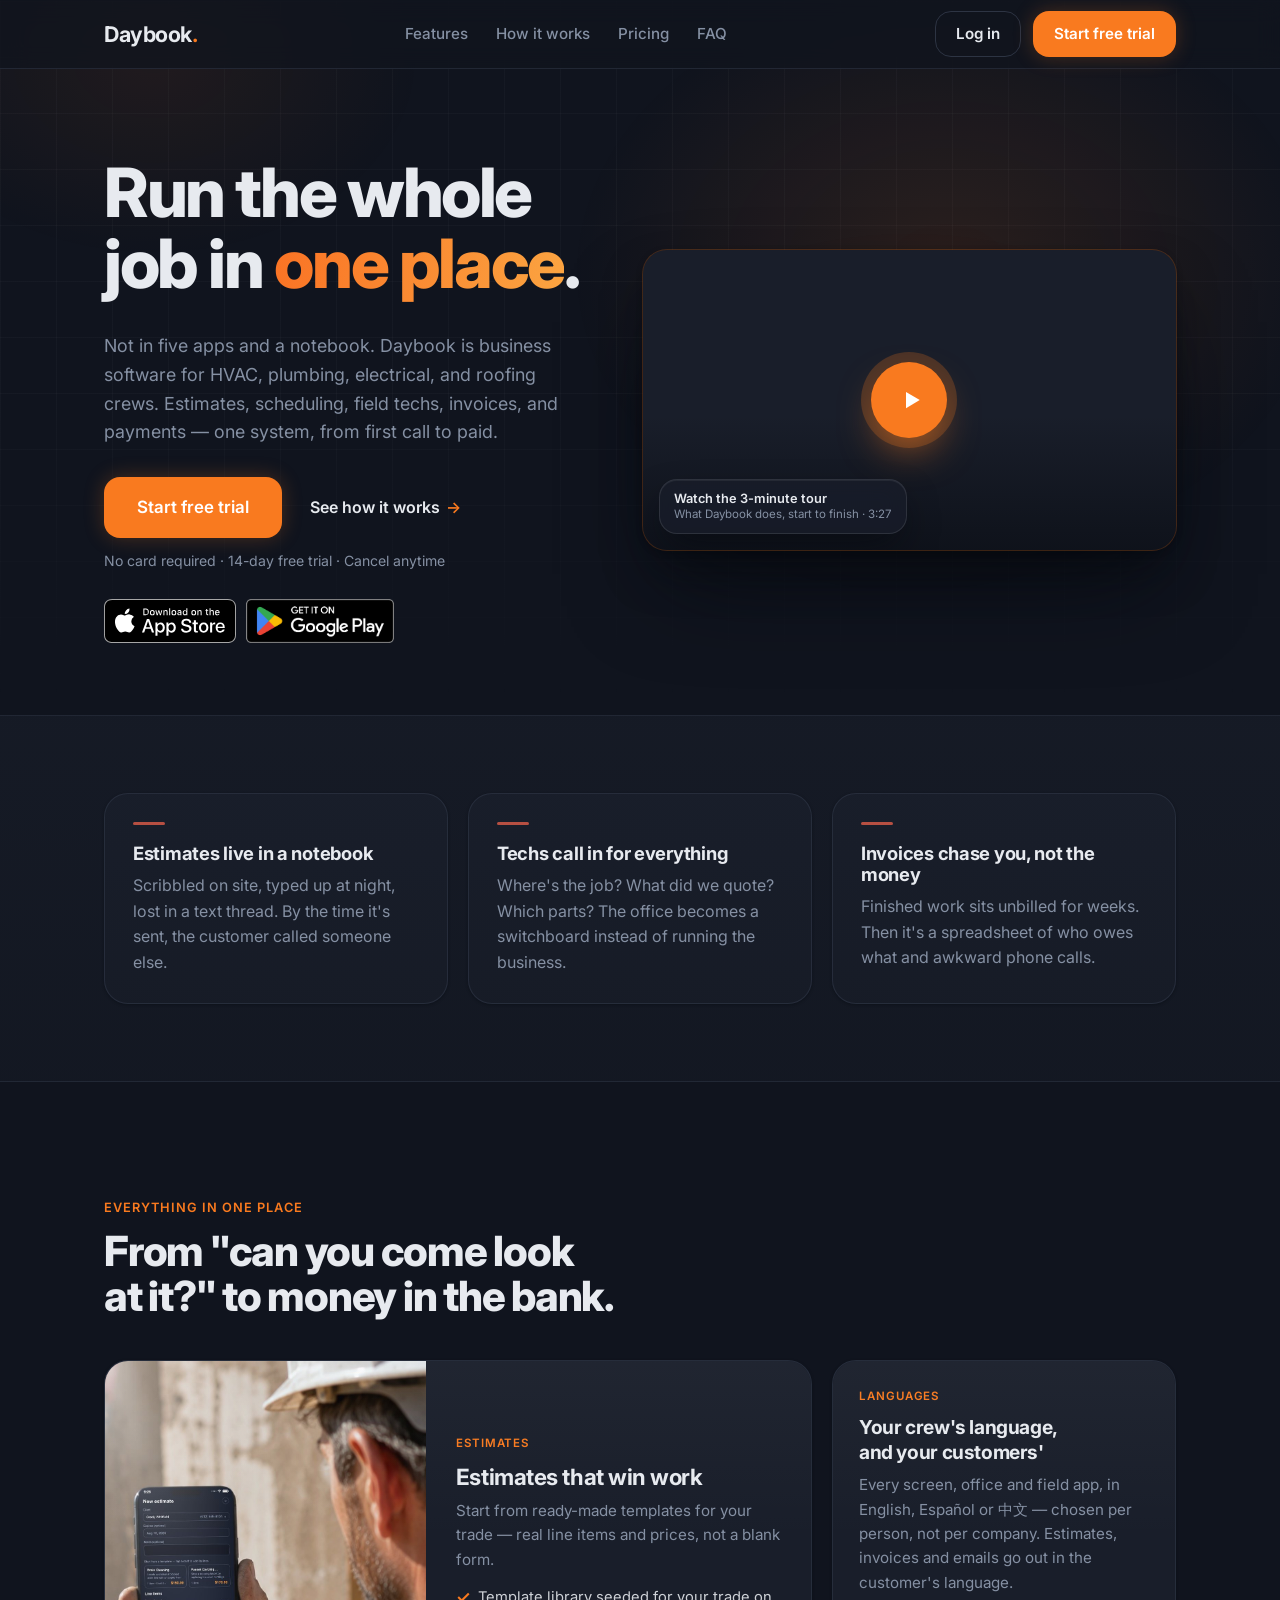
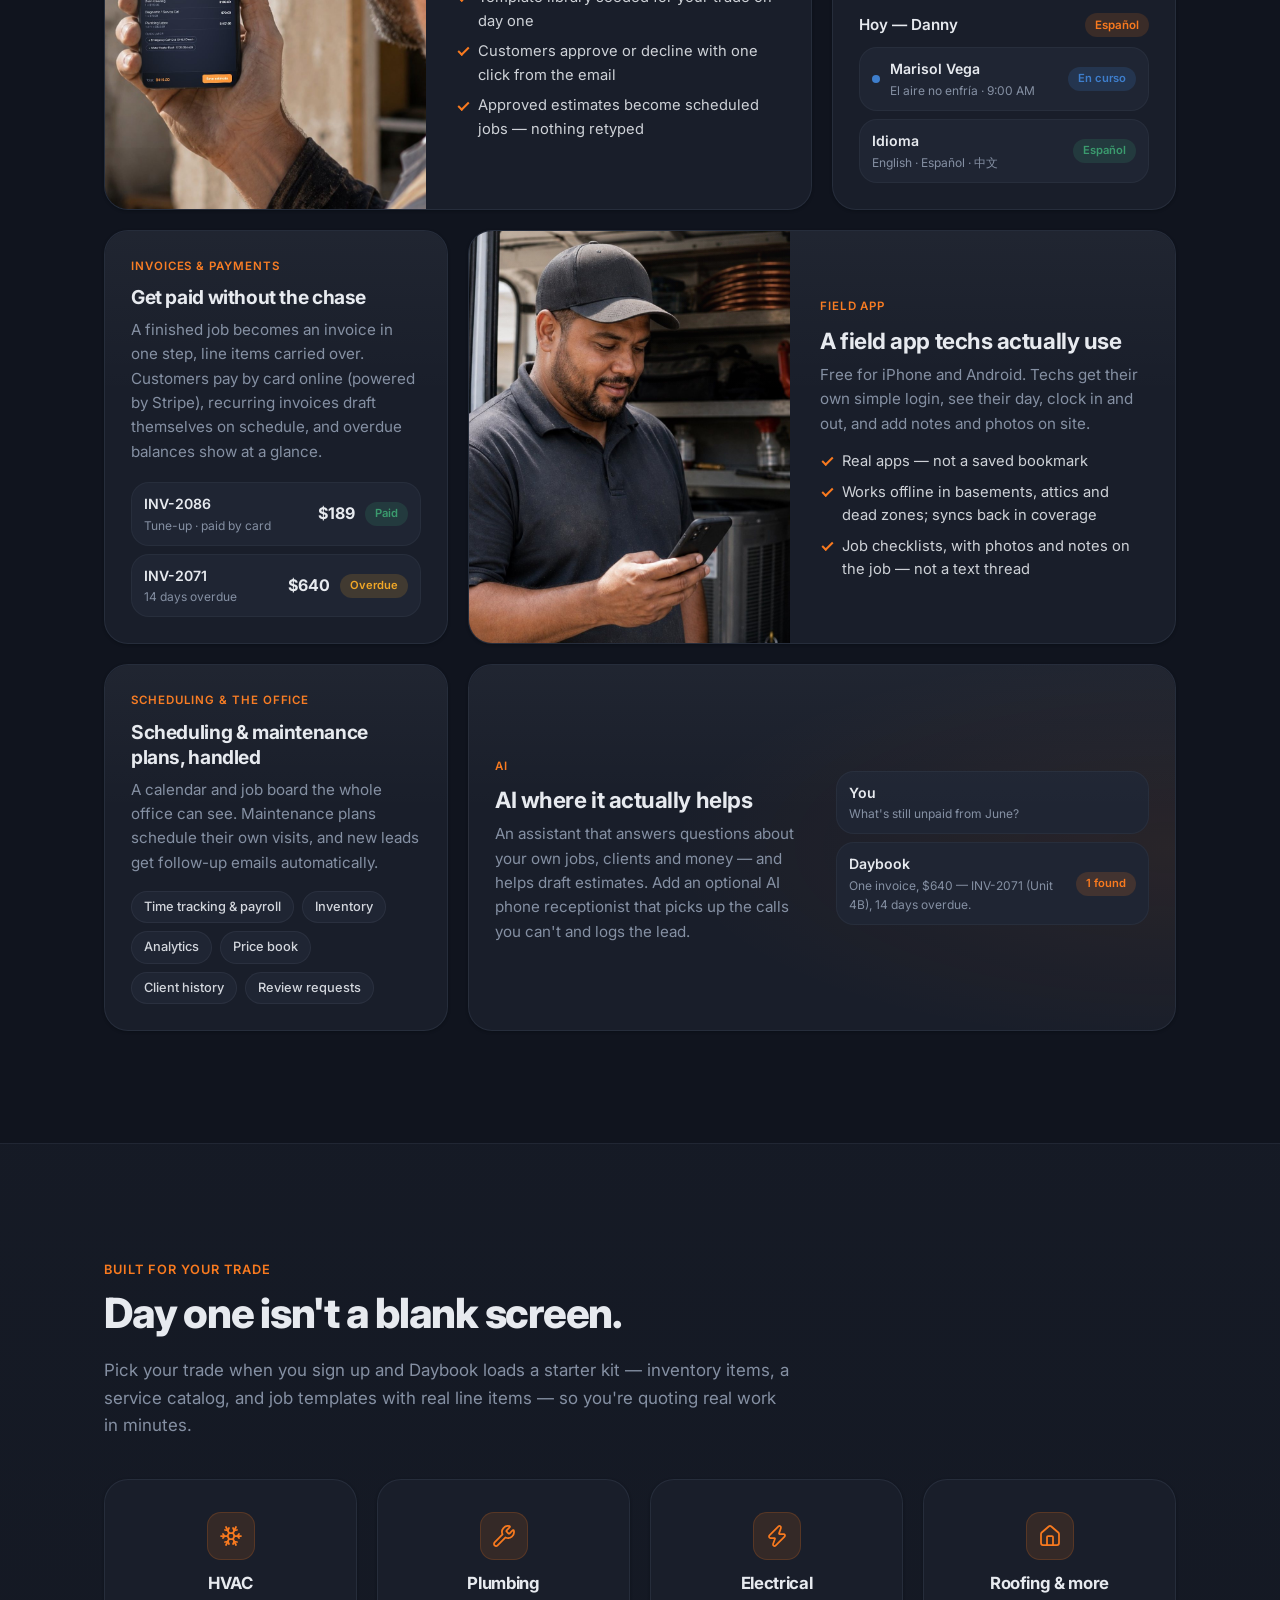
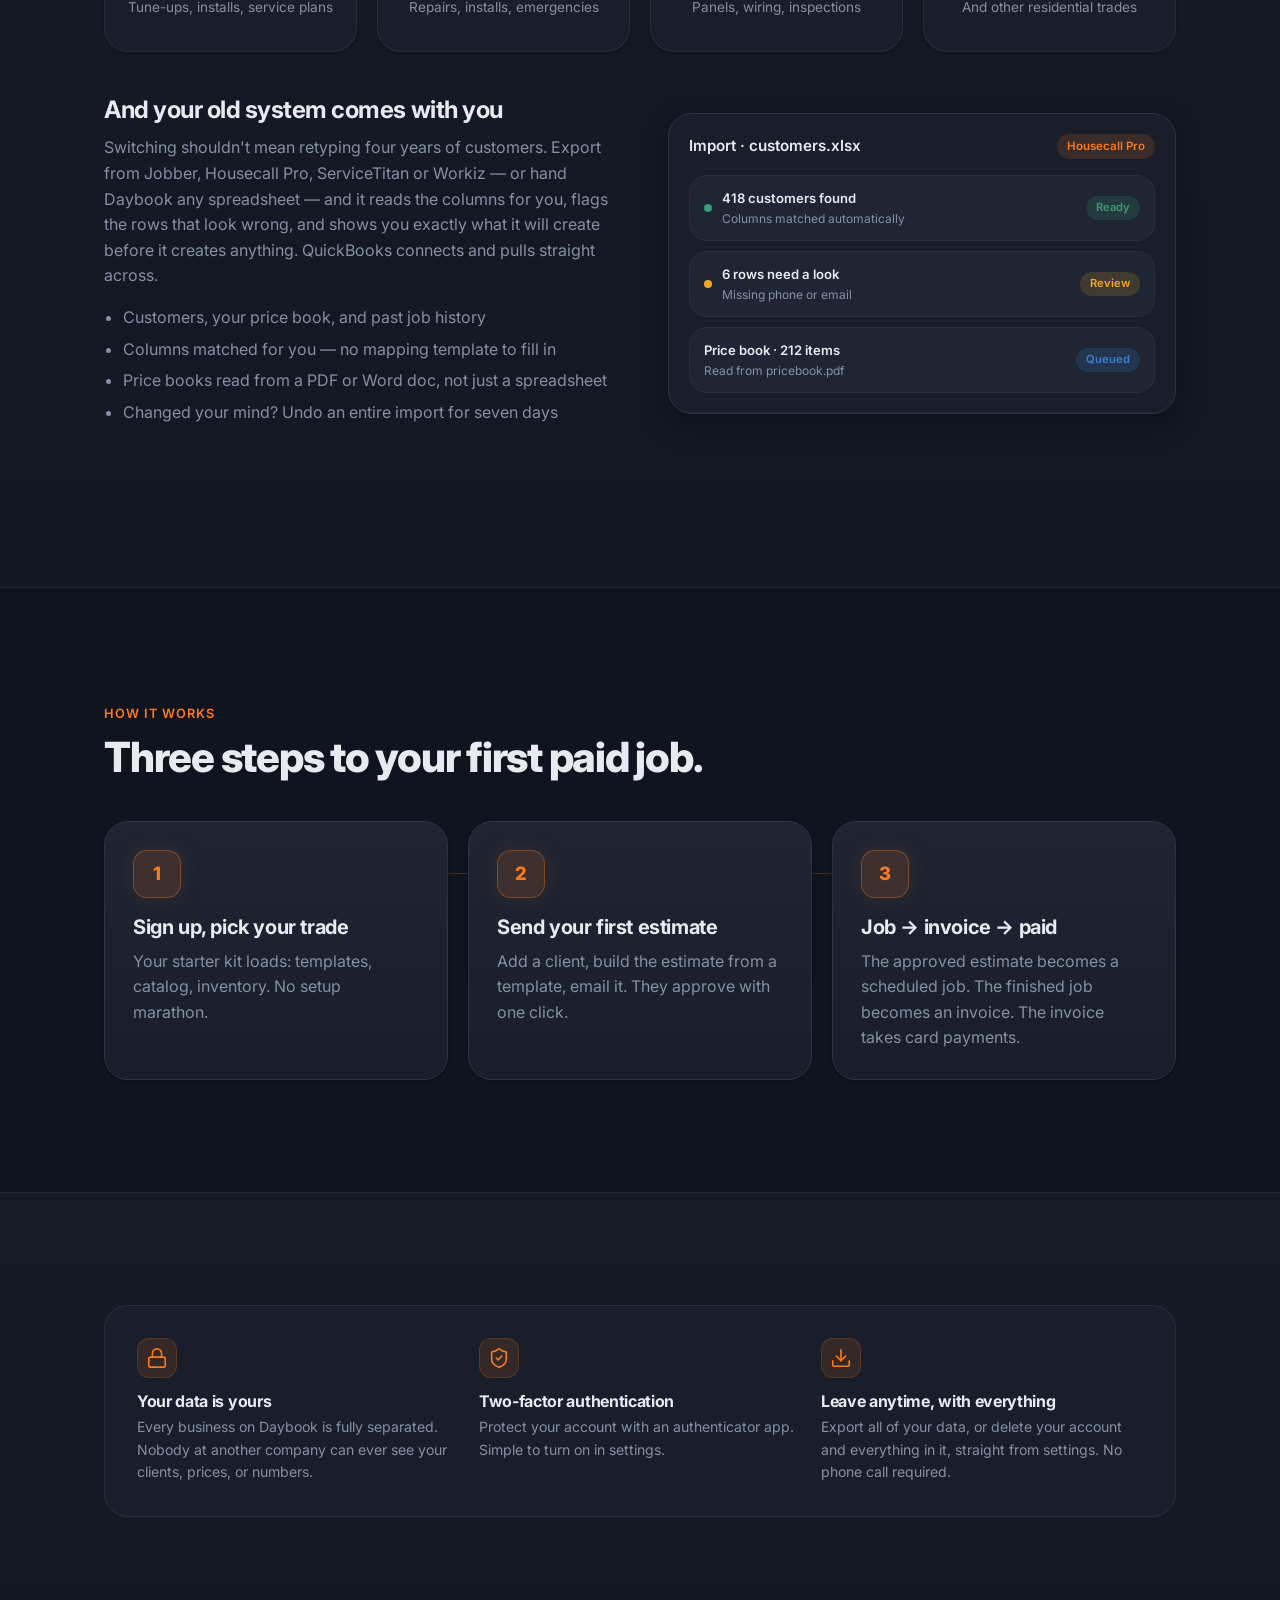
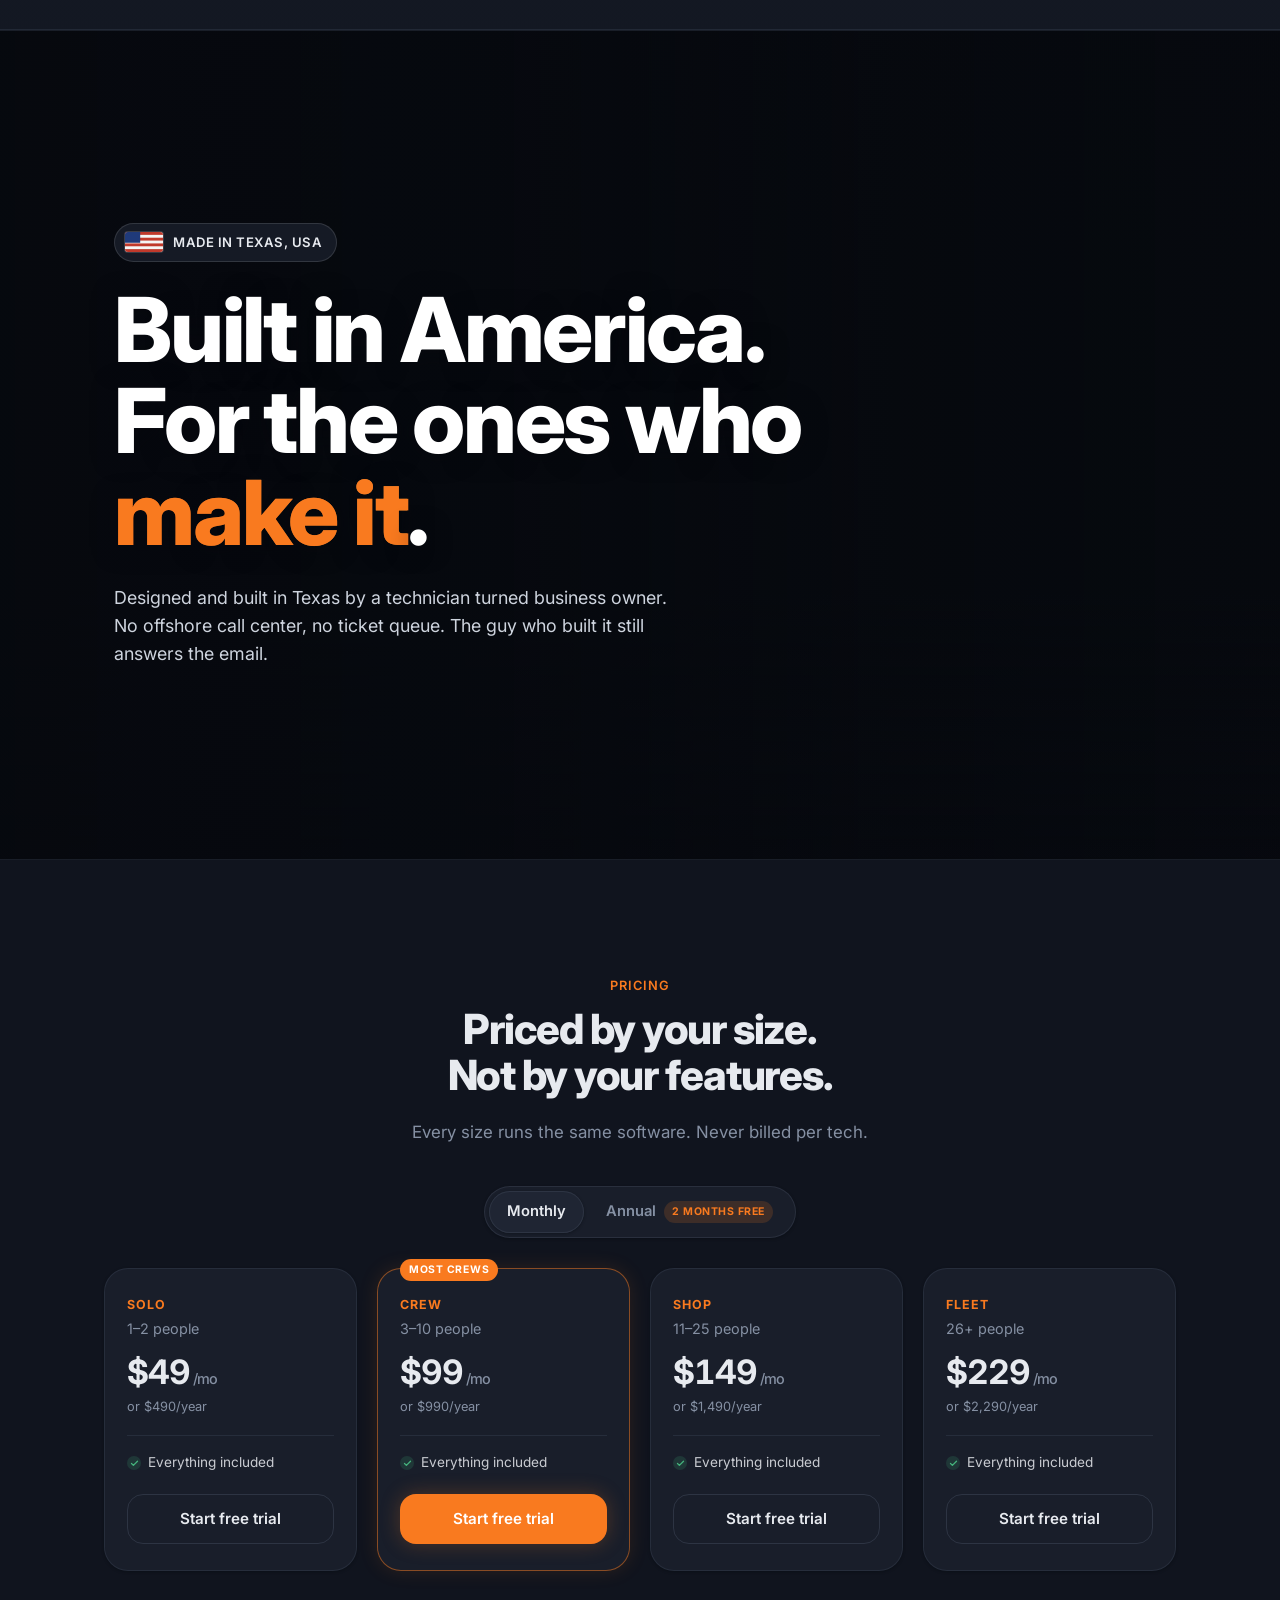
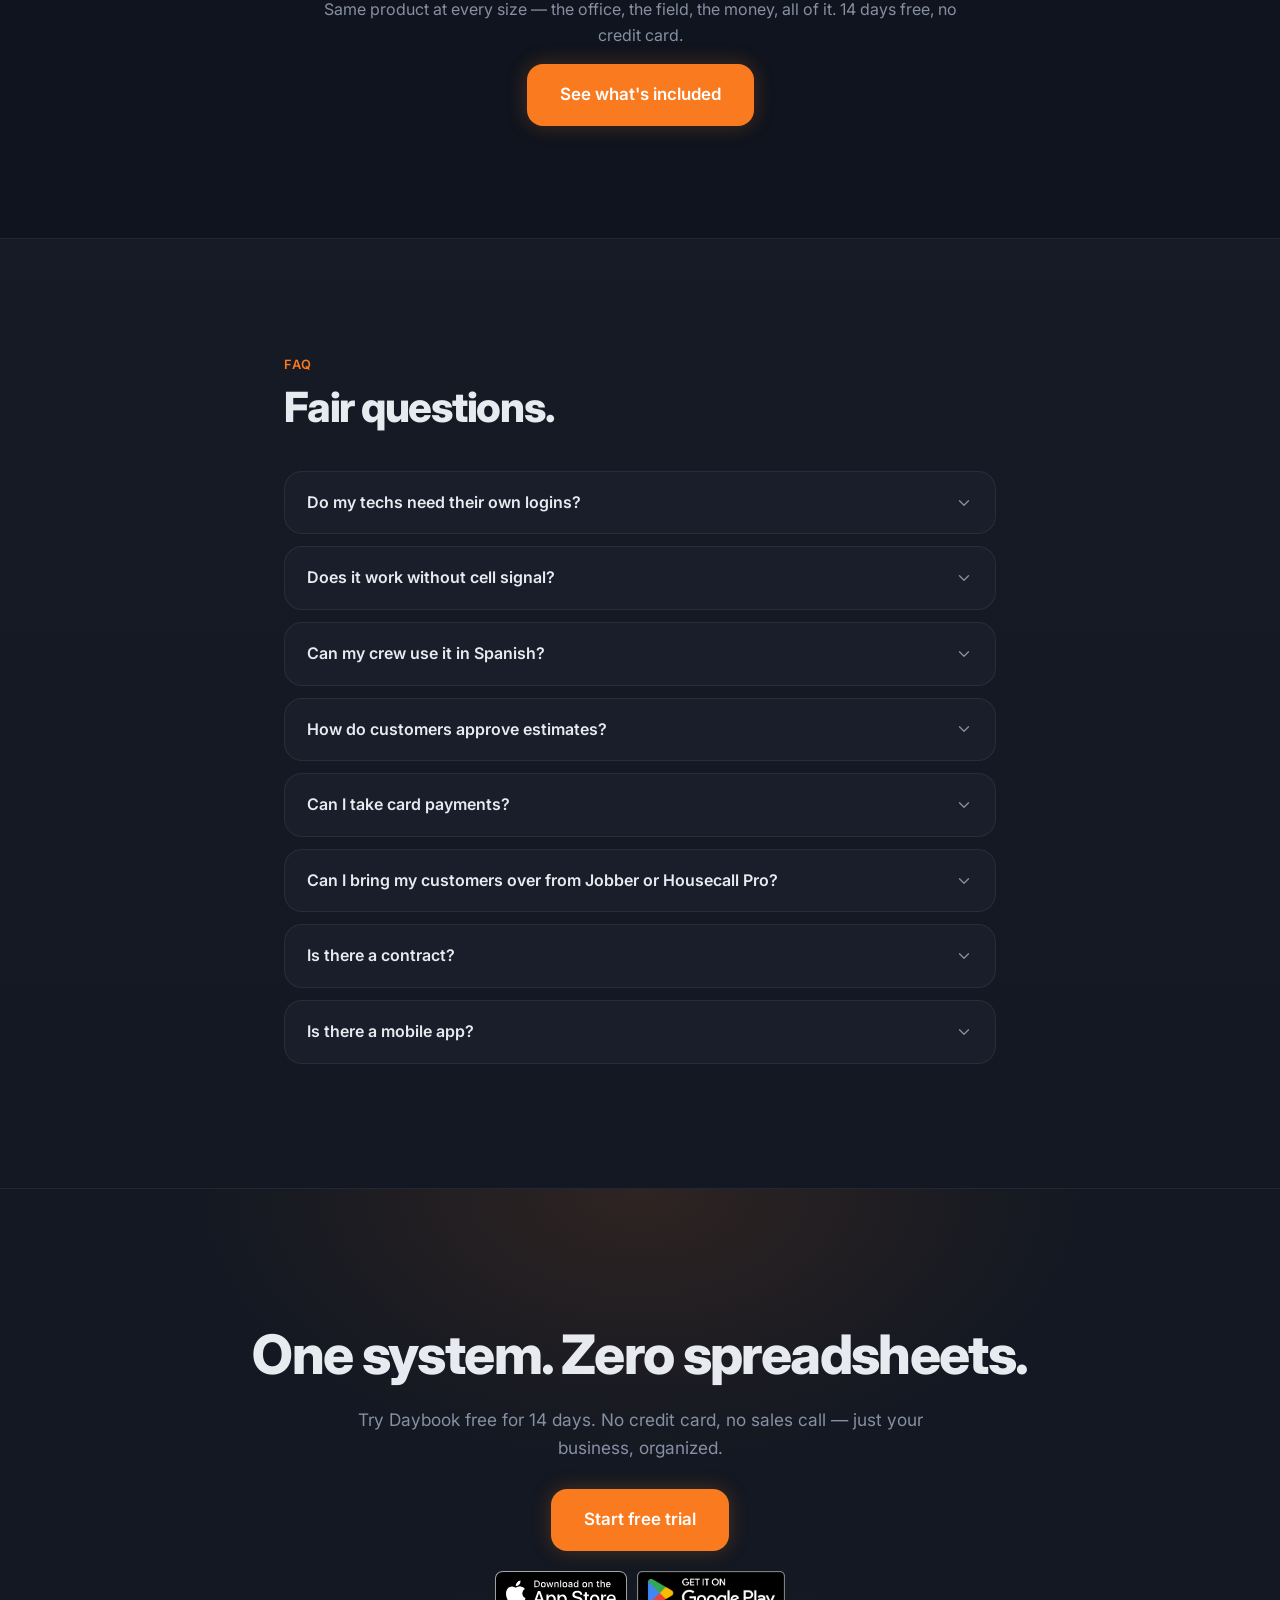
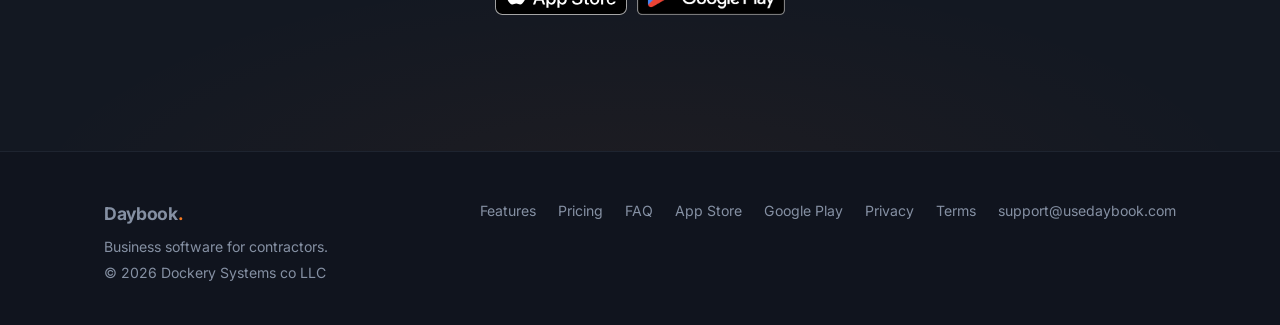
<file: index.html>
<!doctype html>
<html lang="en">
<head>
  <meta charset="utf-8">
  <meta name="viewport" content="width=device-width, initial-scale=1">
  <title>Daybook — Business software for contractors</title>
  <meta name="description" content="Daybook runs your whole contracting business in one place: estimates, scheduling, field techs, invoices, and payments. Built for HVAC, plumbing, electrical, and roofing crews. Free apps on the App Store and Google Play. 14-day free trial, no card required.">
  <link rel="canonical" href="https://usedaybook.com/">
  <link rel="icon" type="image/svg+xml" href="/assets/favicon.svg">
  <link rel="icon" type="image/png" sizes="32x32" href="/assets/favicon-32.png">
  <link rel="icon" type="image/png" sizes="192x192" href="/assets/icon-192.png">
  <link rel="apple-touch-icon" href="/assets/apple-touch-icon.png">
  <meta name="theme-color" content="#10141e">
  <link rel="preconnect" href="https://fonts.googleapis.com">
  <link rel="preconnect" href="https://fonts.gstatic.com" crossorigin>
  <link href="https://fonts.googleapis.com/css2?family=Inter:wght@400;500;600;700;800&display=swap" rel="stylesheet">
  <link rel="preload" as="image" href="/assets/video/daybook-promo-poster.jpg" imagesrcset="/assets/video/daybook-promo-poster-960.jpg 960w, /assets/video/daybook-promo-poster.jpg 1600w" imagesizes="(max-width: 560px) calc(100vw - 32px), (max-width: 900px) 560px, 48vw">
  <link rel="stylesheet" href="/assets/styles.css">
  <script>document.documentElement.classList.add('js')</script>
  <meta property="og:title" content="Daybook — Business software for contractors">
  <meta property="og:description" content="One system for the whole job: lead → estimate → job → tech → invoice → payment. Built for the trades, with free apps on iPhone and Android.">
  <meta property="og:type" content="website">
  <meta property="og:url" content="https://usedaybook.com/">
  <meta property="og:site_name" content="Daybook">
  <meta property="og:image" content="https://usedaybook.com/assets/og-image.jpg">
  <meta property="og:image:type" content="image/jpeg">
  <meta property="og:image:width" content="1200">
  <meta property="og:image:height" content="630">
  <meta property="og:image:alt" content="Daybook: Run the whole job in one place. The Daybook dashboard on a phone, for HVAC, plumbing, electrical, and roofing crews.">
  <meta name="twitter:card" content="summary_large_image">
  <meta name="twitter:title" content="Daybook — Business software for contractors">
  <meta name="twitter:description" content="One system for the whole job: lead → estimate → job → tech → invoice → payment. Built for the trades, with free apps on iPhone and Android.">
  <meta name="twitter:image" content="https://usedaybook.com/assets/og-image.jpg">
  <meta name="twitter:image:alt" content="Daybook: Run the whole job in one place. The Daybook dashboard on a phone, for HVAC, plumbing, electrical, and roofing crews.">
  <script type="application/ld+json">
  {
    "@context": "https://schema.org",
    "@type": "VideoObject",
    "name": "Daybook: the 3-minute tour",
    "description": "What Daybook does for a small contracting shop, start to finish: estimates signed on site, techs with their own app, invoices that draft themselves, 0% of your payments, pricing by crew size, and a switch that takes minutes.",
    "thumbnailUrl": "https://usedaybook.com/assets/video/daybook-promo-poster.jpg",
    "contentUrl": "https://usedaybook.com/assets/video/daybook-promo.mp4",
    "uploadDate": "2026-10-21",
    "duration": "PT3M27S"
  }
  </script>
  <script type="application/ld+json">
  {
    "@context": "https://schema.org",
    "@type": "SoftwareApplication",
    "name": "Daybook",
    "url": "https://usedaybook.com/",
    "description": "Business software for HVAC, plumbing, electrical, and roofing contractors: estimates, scheduling, field techs, invoices, and payments in one place.",
    "applicationCategory": "BusinessApplication",
    "operatingSystem": "Web, iOS, Android",
    "image": "https://usedaybook.com/assets/og-image.jpg",
    "offers": {
      "@type": "AggregateOffer",
      "priceCurrency": "USD",
      "lowPrice": "49",
      "highPrice": "229",
      "offerCount": "4",
      "description": "Monthly subscription priced by company size, $49 to $229 per month. 14-day free trial, no card required."
    }
  }
  </script>
</head>
<body>

<header class="nav">
  <div class="container nav-inner">
    <a class="wordmark" href="/">Daybook<span class="dot">.</span></a>
    <nav aria-label="Main">
      <ul class="nav-links">
        <li><a href="#features">Features</a></li>
        <li><a href="#how">How it works</a></li>
        <li><a href="/pricing/">Pricing</a></li>
        <li><a href="#faq">FAQ</a></li>
      </ul>
    </nav>
    <div class="nav-cta">
      <a class="btn btn-ghost" href="https://app.usedaybook.com">Log in</a>
      <a class="btn btn-primary" href="https://app.usedaybook.com/register">Start free trial</a>
      <button class="nav-toggle" aria-expanded="false" aria-label="Open menu"><svg class="icon-menu" xmlns="http://www.w3.org/2000/svg" width="22" height="22" viewBox="0 0 24 24" fill="none" stroke="currentColor" stroke-width="1.75" stroke-linecap="round" stroke-linejoin="round" aria-hidden="true" focusable="false"><path d="M4 5h16"/><path d="M4 12h16"/><path d="M4 19h16"/></svg><svg class="icon-close" xmlns="http://www.w3.org/2000/svg" width="22" height="22" viewBox="0 0 24 24" fill="none" stroke="currentColor" stroke-width="1.75" stroke-linecap="round" stroke-linejoin="round" aria-hidden="true" focusable="false"><path d="M18 6 6 18"/><path d="m6 6 12 12"/></svg></button>
    </div>
  </div>
  <div class="mobile-menu">
    <a href="#features">Features</a>
    <a href="#how">How it works</a>
    <a href="/pricing/">Pricing</a>
    <a href="#faq">FAQ</a>
    <a href="https://app.usedaybook.com">Log in</a>
    <a class="btn btn-primary" href="https://app.usedaybook.com/register">Start free trial</a>
  </div>
</header>

<main>
  <!-- ── Hero ─────────────────────────────────────────────────── -->
  <section class="container hero">
    <div>
      <h1>Run the whole job in <span class="hl">one place</span>.</h1>
      <p class="lede">Not in five apps and a notebook. Daybook is business software for HVAC, plumbing, electrical, and roofing crews. Estimates, scheduling, field techs, invoices, and payments — one system, from first call to paid.</p>
      <div class="hero-ctas">
        <a class="btn btn-primary btn-lg" href="https://app.usedaybook.com/register">Start free trial</a>
        <a class="hero-link" href="#how">See how it works <span aria-hidden="true">→</span></a>
      </div>
      <p class="hero-note">No card required · 14-day free trial · Cancel anytime</p>
      <div class="store-links hero-stores">
        <a class="btn-store btn-store-apple btn-store-official" href="https://apps.apple.com/us/app/daybook-for-contractors/id6791011263" aria-label="Download Daybook on the App Store">
          <img src="/assets/badges/app-store.svg" alt="" width="120" height="40">
        </a>
        <a class="btn-store btn-store-google btn-store-official" href="https://play.google.com/store/apps/details?id=com.usedaybook.app" aria-label="Get Daybook on Google Play">
          <img src="/assets/badges/google-play.png" alt="" width="811" height="241">
        </a>
      </div>
    </div>

    <figure class="hero-video">
      <a class="hero-video-btn" href="/assets/video/daybook-promo.mp4" data-video-open="promo-video"
         aria-label="Watch the Daybook tour, 3 minutes 27 seconds">
        <img src="/assets/video/daybook-promo-poster.jpg"
             srcset="/assets/video/daybook-promo-poster-960.jpg 960w, /assets/video/daybook-promo-poster.jpg 1600w"
             sizes="(max-width: 560px) calc(100vw - 32px), (max-width: 900px) 560px, 48vw"
             width="1600" height="900" loading="eager" fetchpriority="high" decoding="async"
             alt="A technician carrying a tool bag toward a service van in a small shop, an American flag on the wall behind him.">
        <span class="hero-video-play" aria-hidden="true">
          <svg viewBox="0 0 24 24" width="30" height="30" focusable="false"><path d="M8 5.5v13l11-6.5z" fill="currentColor"/></svg>
        </span>
        <span class="hero-video-chip" aria-hidden="true">
          <span class="hero-video-chip-title">Watch the 3-minute tour</span>
          <span class="hero-video-chip-sub">What Daybook does, start to finish · 3:27</span>
        </span>
      </a>
    </figure>
  </section>

  <!-- ── Problem strip ────────────────────────────────────────── -->
  <section class="section-tight chapter chapter-alt problem">
    <div class="container">
      <div class="grid-3 reveal stagger">
        <div class="card card-lift">
          <h3>Estimates live in a notebook</h3>
          <p class="muted" style="margin:0">Scribbled on site, typed up at night, lost in a text thread. By the time it's sent, the customer called someone else.</p>
        </div>
        <div class="card card-lift">
          <h3>Techs call in for everything</h3>
          <p class="muted" style="margin:0">Where's the job? What did we quote? Which parts? The office becomes a switchboard instead of running the business.</p>
        </div>
        <div class="card card-lift">
          <h3>Invoices chase you, not the money</h3>
          <p class="muted" style="margin:0">Finished work sits unbilled for weeks. Then it's a spreadsheet of who owes what and awkward phone calls.</p>
        </div>
      </div>
    </div>
  </section>

  <!-- ── Features ─────────────────────────────────────────────── -->
  <section class="section chapter" id="features">
    <div class="container">
      <div class="section-head reveal">
        <span class="kicker">Everything in one place</span>
        <h2>From "can you come look at it?" to money in the bank.</h2>
      </div>

      <div class="bento reveal stagger">
        <article class="bento-tile bento-hero">
          <figure class="bento-media">
            <img src="/assets/img/shot-estimate.jpg" width="1040" height="1300" loading="lazy" decoding="async" class="pos-estimate"
                 alt="A contractor on site building an estimate on his phone in Daybook, with line items and a running total.">
          </figure>
          <div class="bento-copy">
            <span class="bento-tag">Estimates</span>
            <h3>Estimates that win work</h3>
            <p>Start from ready-made templates for your trade — real line items and prices, not a blank form.</p>
            <ul class="bento-list">
              <li>Template library seeded for your trade on day one</li>
              <li>Customers approve or decline with one click from the email</li>
              <li>Approved estimates become scheduled jobs — nothing retyped</li>
            </ul>
          </div>
        </article>

        <article class="bento-tile">
          <span class="bento-tag">Languages</span>
          <h3>Your crew's language, and your customers'</h3>
          <p>Every screen, office and field app, in English, Español or 中文 — chosen per person, not per company. Estimates, invoices and emails go out in the customer's language.</p>
          <div class="bento-mock" role="img" aria-label="Stylized preview of the field app running in Spanish">
            <div class="mock-titlebar"><span class="t">Hoy — Danny</span><span class="mock-chip">Español</span></div>
            <div class="mock-row"><span class="dot dot-active"></span><div class="grow"><div class="name">Marisol Vega</div><div class="sub">El aire no enfría · 9:00 AM</div></div><span class="pill pill-active">En curso</span></div>
            <div class="mock-row"><div class="grow"><div class="name">Idioma</div><div class="sub">English · Español · 中文</div></div><span class="pill pill-complete">Español</span></div>
          </div>
        </article>

        <article class="bento-tile">
          <span class="bento-tag">Invoices &amp; payments</span>
          <h3>Get paid without the chase</h3>
          <p>A finished job becomes an invoice in one step, line items carried over. Customers pay by card online (powered by Stripe), recurring invoices draft themselves on schedule, and overdue balances show at a glance.</p>
          <div class="bento-mock hide-phone" role="img" aria-label="Stylized invoices preview">
            <div class="mock-row"><div class="grow"><div class="name">INV-2086</div><div class="sub">Tune-up · paid by card</div></div><span class="amt">$189</span><span class="pill pill-complete">Paid</span></div>
            <div class="mock-row"><div class="grow"><div class="name">INV-2071</div><div class="sub">14 days overdue</div></div><span class="amt">$640</span><span class="pill pill-attention">Overdue</span></div>
          </div>
        </article>

        <article class="bento-tile bento-hero">
          <figure class="bento-media">
            <img src="/assets/img/shot-tech.jpg" width="1040" height="1300" loading="lazy" decoding="async" class="pos-tech"
                 alt="An HVAC technician at his van checking his day on his phone.">
          </figure>
          <div class="bento-copy">
            <span class="bento-tag">Field app</span>
            <h3>A field app techs actually use</h3>
            <p>Free for iPhone and Android. Techs get their own simple login, see their day, clock in and out, and add notes and photos on site.</p>
            <ul class="bento-list">
              <li>Real apps — not a saved bookmark</li>
              <li>Works offline in basements, attics and dead zones; syncs back in coverage</li>
              <li>Job checklists, with photos and notes on the job — not a text thread</li>
            </ul>
          </div>
        </article>

        <article class="bento-tile">
          <span class="bento-tag">Scheduling &amp; the office</span>
          <h3>Scheduling &amp; maintenance plans, handled</h3>
          <p>A calendar and job board the whole office can see. Maintenance plans schedule their own visits, and new leads get follow-up emails automatically.</p>
          <ul class="bento-chips" aria-label="Also included">
            <li>Time tracking &amp; payroll</li>
            <li>Inventory</li>
            <li>Analytics</li>
            <li>Price book</li>
            <li>Client history</li>
            <li>Review requests</li>
          </ul>
        </article>

        <article class="bento-tile bento-wide">
          <div class="bento-copy">
            <span class="bento-tag">AI</span>
            <h3>AI where it actually helps</h3>
            <p>An assistant that answers questions about your own jobs, clients and money — and helps draft estimates. Add an optional AI phone receptionist that picks up the calls you can't and logs the lead.</p>
          </div>
          <div class="bento-mock" role="img" aria-label="Stylized AI assistant preview">
            <div class="mock-row"><div class="grow"><div class="name">You</div><div class="sub">What's still unpaid from June?</div></div></div>
            <div class="mock-row"><div class="grow"><div class="name">Daybook</div><div class="sub">One invoice, $640 — <span class="nowrap">INV-2071</span> (Unit 4B), 14 days overdue.</div></div><span class="pill pill-primary">1 found</span></div>
          </div>
        </article>
      </div>
    </div>
  </section>

  <!-- ── Trades ───────────────────────────────────────────────── -->
  <section class="section chapter chapter-alt">
    <div class="container">
      <div class="section-head reveal">
        <span class="kicker">Built for your trade</span>
        <h2>Day one isn't a blank screen.</h2>
        <p class="muted">Pick your trade when you sign up and Daybook loads a starter kit — inventory items, a service catalog, and job templates with real line items — so you're quoting real work in minutes.</p>
      </div>
      <div class="grid-4 reveal stagger">
        <div class="card card-lift trade-tile"><div class="icon"><svg xmlns="http://www.w3.org/2000/svg" width="24" height="24" viewBox="0 0 24 24" fill="none" stroke="currentColor" stroke-width="1.75" stroke-linecap="round" stroke-linejoin="round" aria-hidden="true" focusable="false"><path d="m10 20-1.25-2.5L6 18"/><path d="M10 4 8.75 6.5 6 6"/><path d="m14 20 1.25-2.5L18 18"/><path d="m14 4 1.25 2.5L18 6"/><path d="m17 21-3-6h-4"/><path d="m17 3-3 6 1.5 3"/><path d="M2 12h6.5L10 9"/><path d="m20 10-1.5 2 1.5 2"/><path d="M22 12h-6.5L14 15"/><path d="m4 10 1.5 2L4 14"/><path d="m7 21 3-6-1.5-3"/><path d="m7 3 3 6h4"/></svg></div><h3>HVAC</h3><p class="muted">Tune-ups, installs, service plans</p></div>
        <div class="card card-lift trade-tile"><div class="icon"><svg xmlns="http://www.w3.org/2000/svg" width="24" height="24" viewBox="0 0 24 24" fill="none" stroke="currentColor" stroke-width="1.75" stroke-linecap="round" stroke-linejoin="round" aria-hidden="true" focusable="false"><path d="M14.7 6.3a1 1 0 0 0 0 1.4l1.6 1.6a1 1 0 0 0 1.4 0l3.106-3.105c.32-.322.863-.22.983.218a6 6 0 0 1-8.259 7.057l-7.91 7.91a1 1 0 0 1-2.999-3l7.91-7.91a6 6 0 0 1 7.057-8.259c.438.12.54.662.219.984z"/></svg></div><h3>Plumbing</h3><p class="muted">Repairs, installs, emergencies</p></div>
        <div class="card card-lift trade-tile"><div class="icon"><svg xmlns="http://www.w3.org/2000/svg" width="24" height="24" viewBox="0 0 24 24" fill="none" stroke="currentColor" stroke-width="1.75" stroke-linecap="round" stroke-linejoin="round" aria-hidden="true" focusable="false"><path d="M15.914 4a1.5 1.5 0 00-2.474-1.561l-9 9A1.5 1.5 0 005.5 14h4.002a.5.5 0 01.471.666L8.086 20a1.5 1.5 0 002.475 1.56l9-9A1.5 1.5 0 0018.5 10h-3.997a.5.5 0 01-.472-.667z"/></svg></div><h3>Electrical</h3><p class="muted">Panels, wiring, inspections</p></div>
        <div class="card card-lift trade-tile"><div class="icon"><svg xmlns="http://www.w3.org/2000/svg" width="24" height="24" viewBox="0 0 24 24" fill="none" stroke="currentColor" stroke-width="1.75" stroke-linecap="round" stroke-linejoin="round" aria-hidden="true" focusable="false"><path d="M15 21v-8a1 1 0 0 0-1-1h-4a1 1 0 0 0-1 1v8"/><path d="M3 10a2 2 0 0 1 .709-1.528l7-6a2 2 0 0 1 2.582 0l7 6A2 2 0 0 1 21 10v9a2 2 0 0 1-2 2H5a2 2 0 0 1-2-2z"/></svg></div><h3>Roofing &amp; more</h3><p class="muted">And other residential trades</p></div>
      </div>

      <div class="feature-row reveal">
        <div class="feature-copy">
          <h3>And your old system comes with you</h3>
          <p class="muted">Switching shouldn't mean retyping four years of customers. Export from Jobber, Housecall Pro, ServiceTitan or Workiz — or hand Daybook any spreadsheet — and it reads the columns for you, flags the rows that look wrong, and shows you exactly what it will create before it creates anything. QuickBooks connects and pulls straight across.</p>
          <ul>
            <li>Customers, your price book, and past job history</li>
            <li>Columns matched for you — no mapping template to fill in</li>
            <li>Price books read from a PDF or Word doc, not just a spreadsheet</li>
            <li>Changed your mind? Undo an entire import for seven days</li>
          </ul>
        </div>
        <div class="mock" role="img" aria-label="Stylized preview of the import wizard reviewing a customer file">
          <div class="mock-titlebar"><span class="t">Import · customers.xlsx</span><span class="mock-chip">Housecall Pro</span></div>
          <div class="mock-row"><span class="dot dot-complete"></span><div class="grow"><div class="name">418 customers found</div><div class="sub">Columns matched automatically</div></div><span class="pill pill-complete">Ready</span></div>
          <div class="mock-row"><span class="dot dot-attention"></span><div class="grow"><div class="name">6 rows need a look</div><div class="sub">Missing phone or email</div></div><span class="pill pill-attention">Review</span></div>
          <div class="mock-row"><div class="grow"><div class="name">Price book · 212 items</div><div class="sub">Read from pricebook.pdf</div></div><span class="pill pill-active">Queued</span></div>
        </div>
      </div>
    </div>
  </section>

  <!-- ── How it works ─────────────────────────────────────────── -->
  <section class="section chapter how" id="how">
    <div class="container">
      <div class="section-head reveal">
        <span class="kicker">How it works</span>
        <h2>Three steps to your first paid job.</h2>
      </div>
      <div class="grid-3 reveal stagger">
        <div class="card">
          <div class="step-num">1</div>
          <h3>Sign up, pick your trade</h3>
          <p class="muted" style="margin:0">Your starter kit loads: templates, catalog, inventory. No setup marathon.</p>
        </div>
        <div class="card">
          <div class="step-num">2</div>
          <h3>Send your first estimate</h3>
          <p class="muted" style="margin:0">Add a client, build the estimate from a template, email it. They approve with one click.</p>
        </div>
        <div class="card">
          <div class="step-num">3</div>
          <h3>Job → invoice → paid</h3>
          <p class="muted" style="margin:0">The approved estimate becomes a scheduled job. The finished job becomes an invoice. The invoice takes card payments.</p>
        </div>
      </div>
    </div>
  </section>

  <!-- ── Trust ────────────────────────────────────────────────── -->
  <section class="section chapter chapter-alt">
    <div class="container">
      <div class="trust reveal">
        <div>
          <span class="trust-icon"><svg xmlns="http://www.w3.org/2000/svg" width="22" height="22" viewBox="0 0 24 24" fill="none" stroke="currentColor" stroke-width="1.75" stroke-linecap="round" stroke-linejoin="round" aria-hidden="true" focusable="false"><rect width="18" height="11" x="3" y="11" rx="2" ry="2"/><path d="M7 11V7a5 5 0 0 1 10 0v4"/></svg></span>
          <h3>Your data is yours</h3>
          <p class="muted">Every business on Daybook is fully separated. Nobody at another company can ever see your clients, prices, or numbers.</p>
        </div>
        <div>
          <span class="trust-icon"><svg xmlns="http://www.w3.org/2000/svg" width="22" height="22" viewBox="0 0 24 24" fill="none" stroke="currentColor" stroke-width="1.75" stroke-linecap="round" stroke-linejoin="round" aria-hidden="true" focusable="false"><path d="M20 13c0 5-3.5 7.5-7.66 8.95a1 1 0 0 1-.67-.01C7.5 20.5 4 18 4 13V6a1 1 0 0 1 1-1c2 0 4.5-1.2 6.24-2.72a1.17 1.17 0 0 1 1.52 0C14.51 3.81 17 5 19 5a1 1 0 0 1 1 1z"/><path d="m9 12 2 2 4-4"/></svg></span>
          <h3>Two-factor authentication</h3>
          <p class="muted">Protect your account with an authenticator app. Simple to turn on in settings.</p>
        </div>
        <div>
          <span class="trust-icon"><svg xmlns="http://www.w3.org/2000/svg" width="22" height="22" viewBox="0 0 24 24" fill="none" stroke="currentColor" stroke-width="1.75" stroke-linecap="round" stroke-linejoin="round" aria-hidden="true" focusable="false"><path d="M12 15V3"/><path d="M21 15v4a2 2 0 0 1-2 2H5a2 2 0 0 1-2-2v-4"/><path d="m7 10 5 5 5-5"/></svg></span>
          <h3>Leave anytime, with everything</h3>
          <p class="muted">Export all of your data, or delete your account and everything in it, straight from settings. No phone call required.</p>
        </div>
      </div>
    </div>
  </section>

  <!-- ── Pricing ──────────────────────────────────────────────── -->
  <!-- ── Built in America ─────────────────────────────────────── -->
  <section class="america" aria-labelledby="america-title">
    <picture class="america-bg" aria-hidden="true">
      <source media="(max-width: 700px)" srcset="/assets/img/america-shop-960.jpg">
      <img src="/assets/img/america-shop.jpg" alt="" width="1672" height="940" loading="lazy" decoding="async">
    </picture>
    <div class="container america-inner reveal">
      <p class="america-eyebrow">
        <svg class="america-flag" viewBox="0 0 38 20" width="38" height="20" aria-hidden="true" focusable="false">
          <rect width="38" height="20" fill="#f5f5f5"/>
          <g fill="#c0392b"><rect y="0" width="38" height="2.86"/><rect y="5.71" width="38" height="2.86"/><rect y="11.43" width="38" height="2.86"/><rect y="17.14" width="38" height="2.86"/></g>
          <rect width="15.2" height="10.77" fill="#1f3a7a"/>
        </svg>
        Made in Texas, USA
      </p>
      <h2 class="america-title" id="america-title">Built in America.<br>For the ones who <span class="hl">make it</span>.</h2>
      <p class="america-sub">Designed and built in Texas by a technician turned business owner. No offshore call center, no ticket queue. The guy who built it still answers the email.</p>
    </div>
  </section>

  <section class="section chapter" id="pricing">
    <div class="container">
      <div class="section-head reveal" style="text-align:center;margin-left:auto;margin-right:auto">
        <span class="kicker">Pricing</span>
        <h2>Priced by your size. Not by your features.</h2>
        <p class="muted">Every size runs the same software. Never billed per tech.</p>
      </div>
      <div class="billing-toggle-wrap">
        <div class="billing-toggle" role="group" aria-label="Billing period">
          <button type="button" class="billing-opt" data-billing="monthly" aria-pressed="true">Monthly</button>
          <button type="button" class="billing-opt" data-billing="annual" aria-pressed="false">Annual <span class="billing-badge">2 months free</span></button>
        </div>
      </div>
      <div class="grid-4 bands reveal stagger">
        <div class="card band" data-price-monthly="49" data-price-annual="490">
          <span class="band-name">Solo</span>
          <span class="band-seats">1–2 people</span>
          <div class="band-price"><span class="band-amt">$49</span><span class="per"> /mo</span></div>
          <div class="band-annual">or $490/year</div>
          <p class="band-incl">Everything included</p>
          <a class="btn btn-ghost band-cta" href="https://app.usedaybook.com/register">Start free trial</a>
        </div>
        <div class="card band featured" data-price-monthly="99" data-price-annual="990">
          <span class="band-tag">Most crews</span>
          <span class="band-name">Crew</span>
          <span class="band-seats">3–10 people</span>
          <div class="band-price"><span class="band-amt">$99</span><span class="per"> /mo</span></div>
          <div class="band-annual">or $990/year</div>
          <p class="band-incl">Everything included</p>
          <a class="btn btn-primary band-cta" href="https://app.usedaybook.com/register">Start free trial</a>
        </div>
        <div class="card band" data-price-monthly="149" data-price-annual="1490">
          <span class="band-name">Shop</span>
          <span class="band-seats">11–25 people</span>
          <div class="band-price"><span class="band-amt">$149</span><span class="per"> /mo</span></div>
          <div class="band-annual">or $1,490/year</div>
          <p class="band-incl">Everything included</p>
          <a class="btn btn-ghost band-cta" href="https://app.usedaybook.com/register">Start free trial</a>
        </div>
        <div class="card band" data-price-monthly="229" data-price-annual="2290">
          <span class="band-name">Fleet</span>
          <span class="band-seats">26+ people</span>
          <div class="band-price"><span class="band-amt">$229</span><span class="per"> /mo</span></div>
          <div class="band-annual">or $2,290/year</div>
          <p class="band-incl">Everything included</p>
          <a class="btn btn-ghost band-cta" href="https://app.usedaybook.com/register">Start free trial</a>
        </div>
      </div>
      <div class="band-note reveal">
        <p class="muted">Same product at every size — the office, the field, the money, all of it. 14 days free, no credit card.</p>
        <a class="btn btn-primary btn-lg" href="/pricing/">See what's included</a>
      </div>
    </div>
  </section>

  <!-- ── FAQ ──────────────────────────────────────────────────── -->
  <section class="section chapter chapter-alt" id="faq">
    <div class="container" style="max-width:760px">
      <div class="section-head reveal">
        <span class="kicker">FAQ</span>
        <h2>Fair questions.</h2>
      </div>
      <div class="reveal">
        <div class="faq-item">
          <button class="faq-q" aria-expanded="false">Do my techs need their own logins?<span class="chev"><svg xmlns="http://www.w3.org/2000/svg" width="18" height="18" viewBox="0 0 24 24" fill="none" stroke="currentColor" stroke-width="1.75" stroke-linecap="round" stroke-linejoin="round" aria-hidden="true" focusable="false"><path d="m6 9 6 6 6-6"/></svg></span></button>
          <div class="faq-a">Yes — and that's a good thing. Techs get simple username logins for the field portal, where they see their jobs, clock in and out, and add notes and photos. They don't see your books.</div>
        </div>
        <div class="faq-item">
          <button class="faq-q" aria-expanded="false">Does it work without cell signal?<span class="chev"><svg xmlns="http://www.w3.org/2000/svg" width="18" height="18" viewBox="0 0 24 24" fill="none" stroke="currentColor" stroke-width="1.75" stroke-linecap="round" stroke-linejoin="round" aria-hidden="true" focusable="false"><path d="m6 9 6 6 6-6"/></svg></span></button>
          <div class="faq-a">The tech portal does. Clock-ins, notes, and photos are saved on the phone and sync automatically when coverage returns. Basements and crawl spaces don't stop the paperwork.</div>
        </div>
        <div class="faq-item">
          <button class="faq-q" aria-expanded="false">Can my crew use it in Spanish?<span class="chev"><svg xmlns="http://www.w3.org/2000/svg" width="18" height="18" viewBox="0 0 24 24" fill="none" stroke="currentColor" stroke-width="1.75" stroke-linecap="round" stroke-linejoin="round" aria-hidden="true" focusable="false"><path d="m6 9 6 6 6-6"/></svg></span></button>
          <div class="faq-a">Yes — the whole product, not a partial translation. Every screen on both the office side and the field app is available in Spanish and Chinese, and each person chooses their own language from their profile, so your crew doesn't all have to work in the same one. A tech's choice applies instantly and holds even with no signal. Estimates, invoices and emails going to a customer follow that customer's language instead.</div>
        </div>
        <div class="faq-item">
          <button class="faq-q" aria-expanded="false">How do customers approve estimates?<span class="chev"><svg xmlns="http://www.w3.org/2000/svg" width="18" height="18" viewBox="0 0 24 24" fill="none" stroke="currentColor" stroke-width="1.75" stroke-linecap="round" stroke-linejoin="round" aria-hidden="true" focusable="false"><path d="m6 9 6 6 6-6"/></svg></span></button>
          <div class="faq-a">Straight from the email you send them — one click to approve or decline. No account, no app, no login for your customer.</div>
        </div>
        <div class="faq-item">
          <button class="faq-q" aria-expanded="false">Can I take card payments?<span class="chev"><svg xmlns="http://www.w3.org/2000/svg" width="18" height="18" viewBox="0 0 24 24" fill="none" stroke="currentColor" stroke-width="1.75" stroke-linecap="round" stroke-linejoin="round" aria-hidden="true" focusable="false"><path d="m6 9 6 6 6-6"/></svg></span></button>
          <div class="faq-a">Yes. Invoices include an online payment link, with card processing powered by Stripe.</div>
        </div>
        <div class="faq-item">
          <button class="faq-q" aria-expanded="false">Can I bring my customers over from Jobber or Housecall Pro?<span class="chev"><svg xmlns="http://www.w3.org/2000/svg" width="18" height="18" viewBox="0 0 24 24" fill="none" stroke="currentColor" stroke-width="1.75" stroke-linecap="round" stroke-linejoin="round" aria-hidden="true" focusable="false"><path d="m6 9 6 6 6-6"/></svg></span></button>
          <div class="faq-a">Yes. Export your customers, price book and job history from whatever you're on now — Jobber, Housecall Pro, ServiceTitan, Workiz, or a plain spreadsheet — and Daybook matches the columns for you and shows you what it will create before it creates it. Price books can come from a PDF or Word doc too. QuickBooks connects directly and pulls across. If something looks wrong afterwards, you can undo an entire import for seven days.</div>
        </div>
        <div class="faq-item">
          <button class="faq-q" aria-expanded="false">Is there a contract?<span class="chev"><svg xmlns="http://www.w3.org/2000/svg" width="18" height="18" viewBox="0 0 24 24" fill="none" stroke="currentColor" stroke-width="1.75" stroke-linecap="round" stroke-linejoin="round" aria-hidden="true" focusable="false"><path d="m6 9 6 6 6-6"/></svg></span></button>
          <div class="faq-a">No. Daybook is month to month, and you can cancel anytime. The trial is 14 days and doesn't ask for a card.</div>
        </div>
        <div class="faq-item">
          <button class="faq-q" aria-expanded="false">Is there a mobile app?<span class="chev"><svg xmlns="http://www.w3.org/2000/svg" width="18" height="18" viewBox="0 0 24 24" fill="none" stroke="currentColor" stroke-width="1.75" stroke-linecap="round" stroke-linejoin="round" aria-hidden="true" focusable="false"><path d="m6 9 6 6 6-6"/></svg></span></button>
          <div class="faq-a">Yes — Daybook is on both stores. Download it free from the <a href="https://apps.apple.com/us/app/daybook-for-contractors/id6791011263">App Store</a> for iPhone and iPad, or from <a href="https://play.google.com/store/apps/details?id=com.usedaybook.app">Google Play</a> for Android. It's a companion app for an existing account: you sign up on the web, then sign in on the phone. The field portal is built phone-first and keeps working with no signal. Daybook also runs in any browser on any device, so nobody is forced to install anything.</div>
        </div>
      </div>
    </div>
  </section>

  <!-- ── Final CTA ────────────────────────────────────────────── -->
  <section class="cta-band">
    <div class="container reveal">
      <h2>One system. Zero spreadsheets.</h2>
      <p class="muted" style="max-width:36rem;margin:0 auto 28px">Try Daybook free for 14 days. No credit card, no sales call — just your business, organized.</p>
      <a class="btn btn-primary btn-lg" href="https://app.usedaybook.com/register">Start free trial</a>
      <div class="store-links center">
        <a class="btn-store btn-store-apple btn-store-official" href="https://apps.apple.com/us/app/daybook-for-contractors/id6791011263" aria-label="Download Daybook on the App Store">
          <img src="/assets/badges/app-store.svg" alt="" width="120" height="40">
        </a>
        <a class="btn-store btn-store-google btn-store-official" href="https://play.google.com/store/apps/details?id=com.usedaybook.app" aria-label="Get Daybook on Google Play">
          <img src="/assets/badges/google-play.png" alt="" width="811" height="241">
        </a>
      </div>
    </div>
  </section>
</main>

<footer class="footer">
  <div class="container footer-grid">
    <div>
      <a class="wordmark" href="/" style="font-size:1.1rem">Daybook<span class="dot">.</span></a>
      <p style="margin:8px 0 0">Business software for contractors.</p>
      <p style="margin:4px 0 0">© 2026 Dockery Systems co LLC</p>
    </div>
    <div class="footer-links">
      <a href="#features">Features</a>
      <a href="/pricing/">Pricing</a>
      <a href="#faq">FAQ</a>
      <a href="https://apps.apple.com/us/app/daybook-for-contractors/id6791011263">App Store</a>
      <a href="https://play.google.com/store/apps/details?id=com.usedaybook.app">Google Play</a>
      <a href="/privacy/">Privacy</a>
      <a href="/terms/">Terms</a>
      <a href="mailto:support@usedaybook.com">support@usedaybook.com</a>
    </div>
  </div>
</footer>

<dialog class="video-modal" id="promo-video" aria-label="Daybook tour video">
  <button type="button" class="video-modal-close" data-video-close aria-label="Close video">&times;</button>
  <video controls playsinline preload="metadata" poster="/assets/video/daybook-promo-poster.jpg">
    <source src="/assets/video/daybook-promo.mp4" type="video/mp4">
  </video>
</dialog>

<script src="/assets/site.js" defer></script>
</body>
</html>
</file>
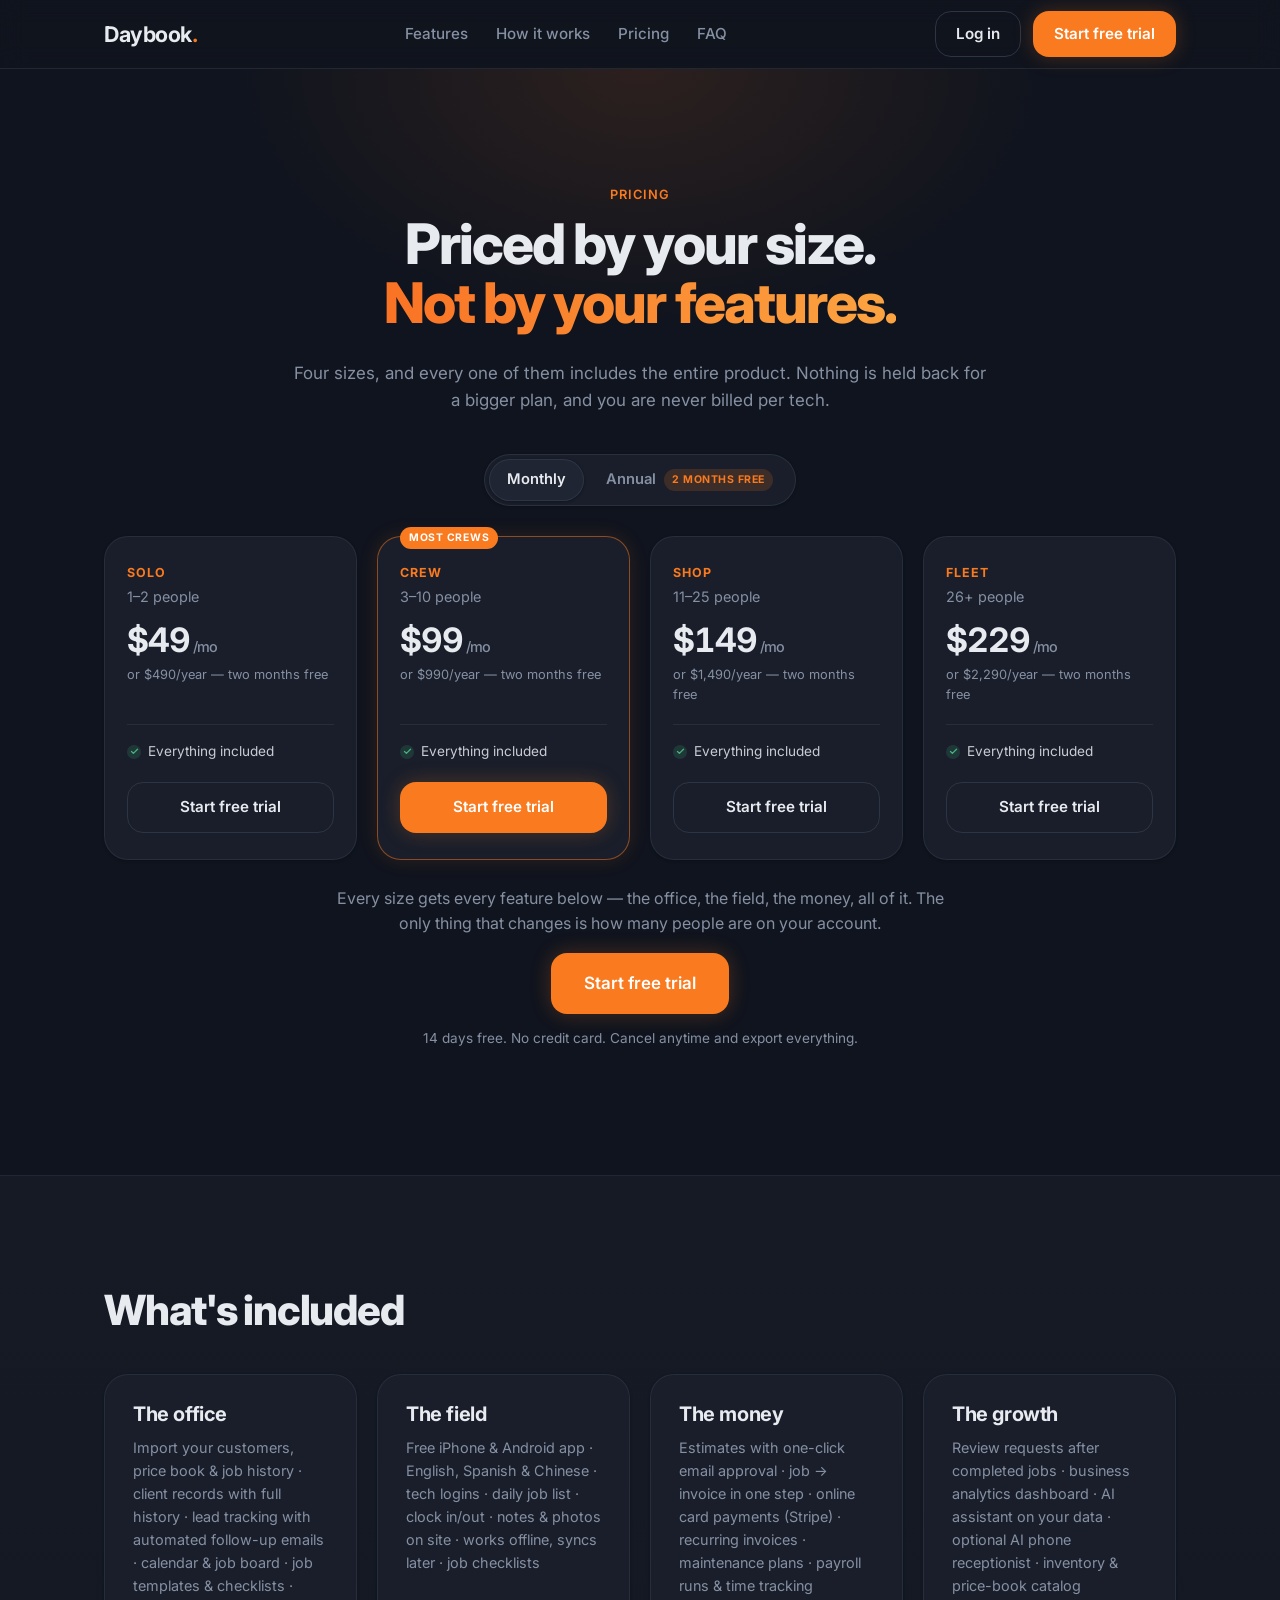
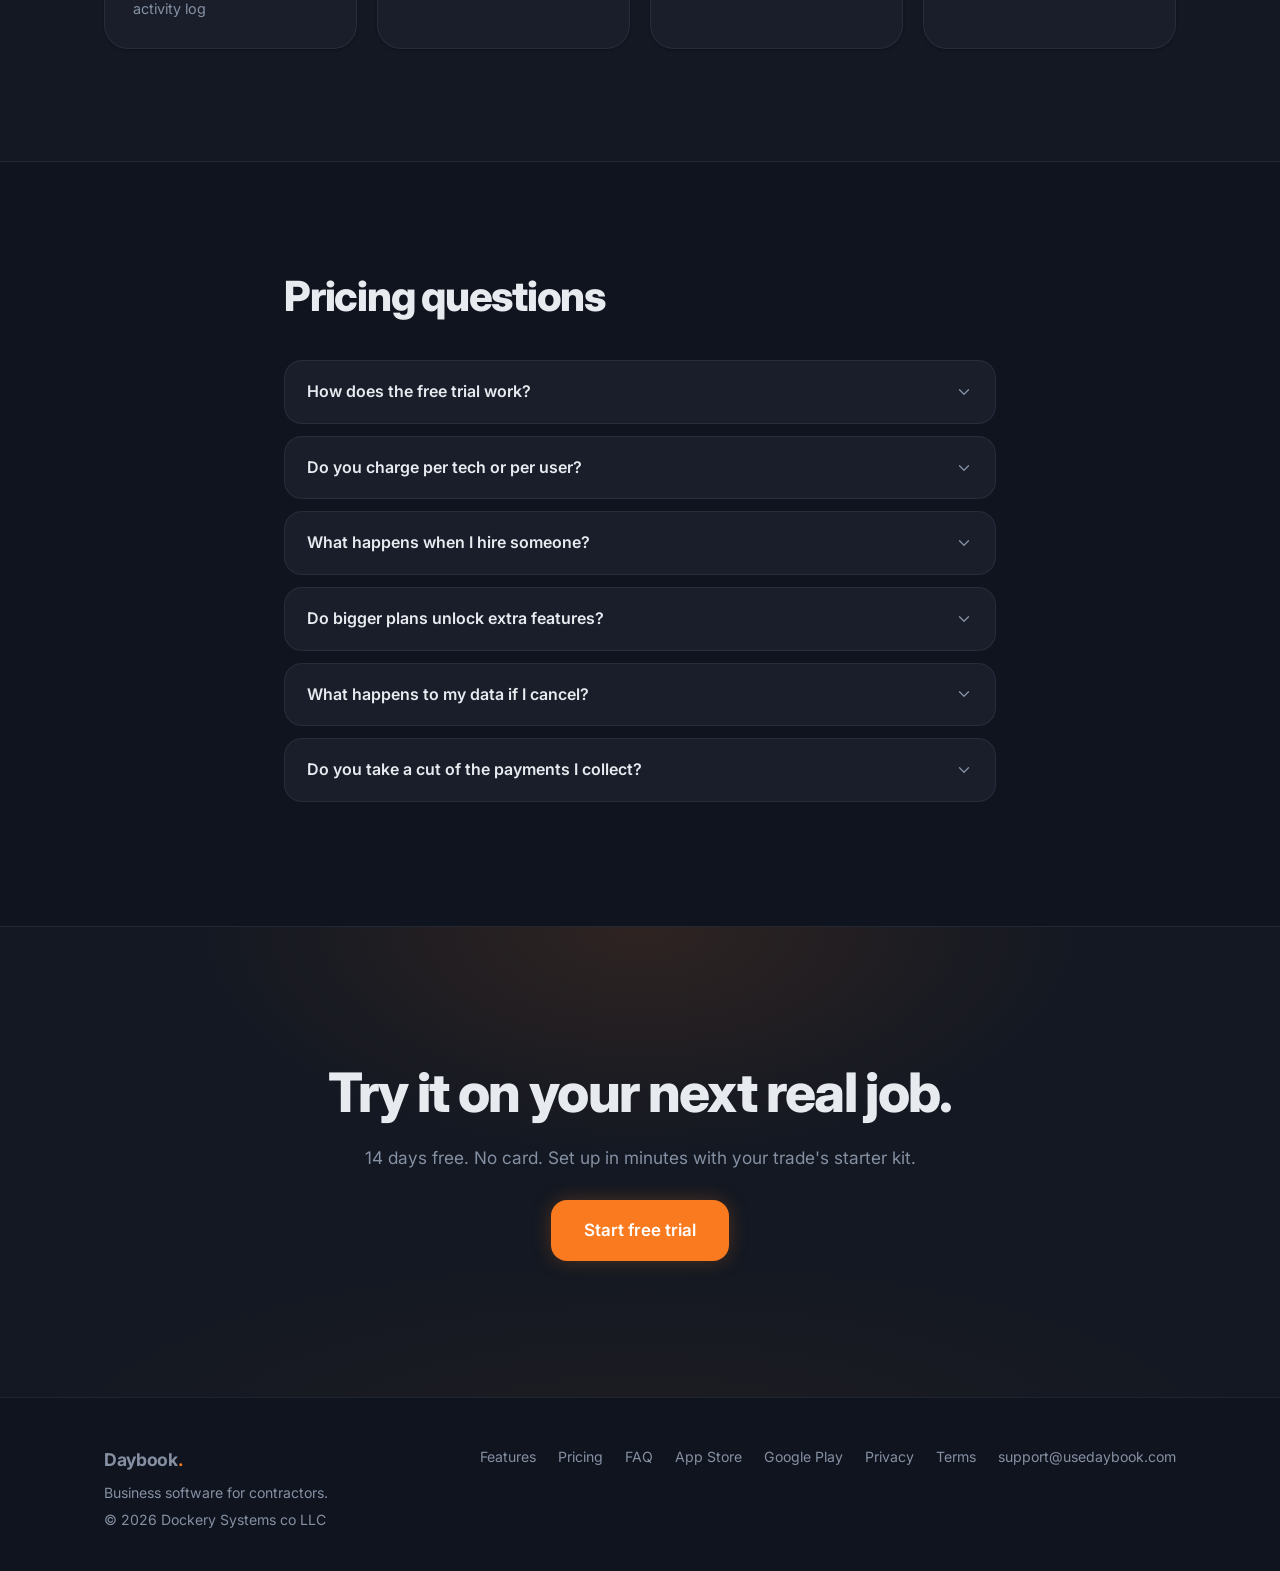
<file: pricing/index.html>
<!doctype html>
<html lang="en">
<head>
  <meta charset="utf-8">
  <meta name="viewport" content="width=device-width, initial-scale=1">
  <title>Pricing — Daybook</title>
  <meta name="description" content="Daybook pricing: $49 to $229/month by company size, with every feature included at every size. Never billed per tech. 14-day free trial, no credit card required.">
  <link rel="canonical" href="https://usedaybook.com/pricing/">
  <link rel="icon" type="image/svg+xml" href="/assets/favicon.svg">
  <link rel="icon" type="image/png" sizes="32x32" href="/assets/favicon-32.png">
  <link rel="icon" type="image/png" sizes="192x192" href="/assets/icon-192.png">
  <link rel="apple-touch-icon" href="/assets/apple-touch-icon.png">
  <meta name="theme-color" content="#10141e">
  <link rel="preconnect" href="https://fonts.googleapis.com">
  <link rel="preconnect" href="https://fonts.gstatic.com" crossorigin>
  <link href="https://fonts.googleapis.com/css2?family=Inter:wght@400;500;600;700;800&display=swap" rel="stylesheet">
  <link rel="stylesheet" href="/assets/styles.css">
  <script>document.documentElement.classList.add('js')</script>
  <meta property="og:title" content="Pricing — Daybook">
  <meta property="og:description" content="Priced by your size, not your features. $49–$229/month, everything included at every size. Never billed per tech.">
  <meta property="og:type" content="website">
  <meta property="og:url" content="https://usedaybook.com/pricing/">
  <meta property="og:site_name" content="Daybook">
  <meta property="og:image" content="https://usedaybook.com/assets/og-image.jpg">
  <meta property="og:image:type" content="image/jpeg">
  <meta property="og:image:width" content="1200">
  <meta property="og:image:height" content="630">
  <meta property="og:image:alt" content="Daybook: Run the whole job in one place. The Daybook dashboard on a phone, for HVAC, plumbing, electrical, and roofing crews.">
  <meta name="twitter:card" content="summary_large_image">
  <meta name="twitter:title" content="Pricing — Daybook">
  <meta name="twitter:description" content="Priced by your size, not your features. $49–$229/month, everything included at every size. Never billed per tech.">
  <meta name="twitter:image" content="https://usedaybook.com/assets/og-image.jpg">
  <meta name="twitter:image:alt" content="Daybook: Run the whole job in one place. The Daybook dashboard on a phone, for HVAC, plumbing, electrical, and roofing crews.">
</head>
<body>

<header class="nav">
  <div class="container nav-inner">
    <a class="wordmark" href="/">Daybook<span class="dot">.</span></a>
    <nav aria-label="Main">
      <ul class="nav-links">
        <li><a href="/#features">Features</a></li>
        <li><a href="/#how">How it works</a></li>
        <li><a href="/pricing/">Pricing</a></li>
        <li><a href="/#faq">FAQ</a></li>
      </ul>
    </nav>
    <div class="nav-cta">
      <a class="btn btn-ghost" href="https://app.usedaybook.com">Log in</a>
      <a class="btn btn-primary" href="https://app.usedaybook.com/register">Start free trial</a>
      <button class="nav-toggle" aria-expanded="false" aria-label="Open menu"><svg class="icon-menu" xmlns="http://www.w3.org/2000/svg" width="22" height="22" viewBox="0 0 24 24" fill="none" stroke="currentColor" stroke-width="1.75" stroke-linecap="round" stroke-linejoin="round" aria-hidden="true" focusable="false"><path d="M4 5h16"/><path d="M4 12h16"/><path d="M4 19h16"/></svg><svg class="icon-close" xmlns="http://www.w3.org/2000/svg" width="22" height="22" viewBox="0 0 24 24" fill="none" stroke="currentColor" stroke-width="1.75" stroke-linecap="round" stroke-linejoin="round" aria-hidden="true" focusable="false"><path d="M18 6 6 18"/><path d="m6 6 12 12"/></svg></button>
    </div>
  </div>
  <div class="mobile-menu">
    <a href="/#features">Features</a>
    <a href="/#how">How it works</a>
    <a href="/pricing/">Pricing</a>
    <a href="/#faq">FAQ</a>
    <a href="https://app.usedaybook.com">Log in</a>
    <a class="btn btn-primary" href="https://app.usedaybook.com/register">Start free trial</a>
  </div>
</header>

<main>
  <section class="section chapter page-hero">
    <div class="container">
      <div class="section-head reveal" style="text-align:center;margin-left:auto;margin-right:auto">
        <span class="kicker">Pricing</span>
        <h1>Priced by your size. <span class="hl">Not by your features.</span></h1>
        <p class="muted">Four sizes, and every one of them includes the entire product. Nothing is held back for a bigger plan, and you are never billed per tech.</p>
      </div>

      <div class="billing-toggle-wrap">
        <div class="billing-toggle" role="group" aria-label="Billing period">
          <button type="button" class="billing-opt" data-billing="monthly" aria-pressed="true">Monthly</button>
          <button type="button" class="billing-opt" data-billing="annual" aria-pressed="false">Annual <span class="billing-badge">2 months free</span></button>
        </div>
      </div>
      <div class="grid-4 bands reveal stagger">
        <div class="card band" data-price-monthly="49" data-price-annual="490">
          <span class="band-name">Solo</span>
          <span class="band-seats">1–2 people</span>
          <div class="band-price"><span class="band-amt">$49</span><span class="per"> /mo</span></div>
          <div class="band-annual">or $490/year — two months free</div>
          <p class="band-incl">Everything included</p>
          <a class="btn btn-ghost band-cta" href="https://app.usedaybook.com/register">Start free trial</a>
        </div>
        <div class="card band featured" data-price-monthly="99" data-price-annual="990">
          <span class="band-tag">Most crews</span>
          <span class="band-name">Crew</span>
          <span class="band-seats">3–10 people</span>
          <div class="band-price"><span class="band-amt">$99</span><span class="per"> /mo</span></div>
          <div class="band-annual">or $990/year — two months free</div>
          <p class="band-incl">Everything included</p>
          <a class="btn btn-primary band-cta" href="https://app.usedaybook.com/register">Start free trial</a>
        </div>
        <div class="card band" data-price-monthly="149" data-price-annual="1490">
          <span class="band-name">Shop</span>
          <span class="band-seats">11–25 people</span>
          <div class="band-price"><span class="band-amt">$149</span><span class="per"> /mo</span></div>
          <div class="band-annual">or $1,490/year — two months free</div>
          <p class="band-incl">Everything included</p>
          <a class="btn btn-ghost band-cta" href="https://app.usedaybook.com/register">Start free trial</a>
        </div>
        <div class="card band" data-price-monthly="229" data-price-annual="2290">
          <span class="band-name">Fleet</span>
          <span class="band-seats">26+ people</span>
          <div class="band-price"><span class="band-amt">$229</span><span class="per"> /mo</span></div>
          <div class="band-annual">or $2,290/year — two months free</div>
          <p class="band-incl">Everything included</p>
          <a class="btn btn-ghost band-cta" href="https://app.usedaybook.com/register">Start free trial</a>
        </div>
      </div>

      <div class="band-note reveal">
        <p class="muted">Every size gets every feature below — the office, the field, the money, all of it. The only thing that changes is how many people are on your account.</p>
        <a class="btn btn-primary btn-lg" href="https://app.usedaybook.com/register">Start free trial</a>
        <p class="muted" style="font-size:.85rem;margin-top:14px">14 days free. No credit card. Cancel anytime and export everything.</p>
      </div>
    </div>
  </section>

  <section class="section chapter chapter-alt">
    <div class="container">
      <div class="section-head reveal">
        <h2>What's included</h2>
      </div>
      <div class="grid-4 reveal stagger">
        <div class="card">
          <h3>The office</h3>
          <p class="muted" style="font-size:.9rem;margin:0">Import your customers, price book &amp; job history · client records with full history · lead tracking with automated follow-up emails · calendar &amp; job board · job templates &amp; checklists · activity log</p>
        </div>
        <div class="card">
          <h3>The field</h3>
          <p class="muted" style="font-size:.9rem;margin:0">Free iPhone &amp; Android app · English, Spanish &amp; Chinese · tech logins · daily job list · clock in/out · notes &amp; photos on site · works offline, syncs later · job checklists</p>
        </div>
        <div class="card">
          <h3>The money</h3>
          <p class="muted" style="font-size:.9rem;margin:0">Estimates with one-click email approval · job → invoice in one step · online card payments (Stripe) · recurring invoices · maintenance plans · payroll runs &amp; time tracking</p>
        </div>
        <div class="card">
          <h3>The growth</h3>
          <p class="muted" style="font-size:.9rem;margin:0">Review requests after completed jobs · business analytics dashboard · AI assistant on your data · optional AI phone receptionist · inventory &amp; price-book catalog</p>
        </div>
      </div>
    </div>
  </section>

  <section class="section chapter">
    <div class="container" style="max-width:760px">
      <div class="section-head reveal"><h2>Pricing questions</h2></div>
      <div class="reveal">
        <div class="faq-item">
          <button class="faq-q" aria-expanded="false">How does the free trial work?<span class="chev"><svg xmlns="http://www.w3.org/2000/svg" width="18" height="18" viewBox="0 0 24 24" fill="none" stroke="currentColor" stroke-width="1.75" stroke-linecap="round" stroke-linejoin="round" aria-hidden="true" focusable="false"><path d="m6 9 6 6 6-6"/></svg></span></button>
          <div class="faq-a">Sign up and use everything for 14 days. We don't ask for a card up front. If Daybook isn't for you, walk away — nothing to cancel, nothing charged.</div>
        </div>
        <div class="faq-item">
          <button class="faq-q" aria-expanded="false">Do you charge per tech or per user?<span class="chev"><svg xmlns="http://www.w3.org/2000/svg" width="18" height="18" viewBox="0 0 24 24" fill="none" stroke="currentColor" stroke-width="1.75" stroke-linecap="round" stroke-linejoin="round" aria-hidden="true" focusable="false"><path d="m6 9 6 6 6-6"/></svg></span></button>
          <div class="faq-a">No. Never per head. Your price covers everyone on your account — office staff and field techs alike. Going from three techs to ten costs you nothing extra; the price only moves if you grow into a bigger size.</div>
        </div>
        <div class="faq-item">
          <button class="faq-q" aria-expanded="false">What happens when I hire someone?<span class="chev"><svg xmlns="http://www.w3.org/2000/svg" width="18" height="18" viewBox="0 0 24 24" fill="none" stroke="currentColor" stroke-width="1.75" stroke-linecap="round" stroke-linejoin="round" aria-hidden="true" focusable="false"><path d="m6 9 6 6 6-6"/></svg></span></button>
          <div class="faq-a">Within your size, nothing — add them and carry on. If a hire takes you past it, we'll show you the next size, what it costs, and the prorated amount for the rest of your current month before anything is charged. You only ever pay the difference, and you'll never be stopped from adding someone to your team.</div>
        </div>
        <div class="faq-item">
          <button class="faq-q" aria-expanded="false">Do bigger plans unlock extra features?<span class="chev"><svg xmlns="http://www.w3.org/2000/svg" width="18" height="18" viewBox="0 0 24 24" fill="none" stroke="currentColor" stroke-width="1.75" stroke-linecap="round" stroke-linejoin="round" aria-hidden="true" focusable="false"><path d="m6 9 6 6 6-6"/></svg></span></button>
          <div class="faq-a">No — and this is the part we care most about. A Solo account and a Fleet account run identical software: same AI, same automations, same reporting, same everything. We don't believe in holding a feature hostage to sell you an upgrade. A bigger company simply pays a bit more for the same product.</div>
        </div>
        <div class="faq-item">
          <button class="faq-q" aria-expanded="false">What happens to my data if I cancel?<span class="chev"><svg xmlns="http://www.w3.org/2000/svg" width="18" height="18" viewBox="0 0 24 24" fill="none" stroke="currentColor" stroke-width="1.75" stroke-linecap="round" stroke-linejoin="round" aria-hidden="true" focusable="false"><path d="m6 9 6 6 6-6"/></svg></span></button>
          <div class="faq-a">It's yours. You can export all of it from settings before you go, and you can delete your account and everything in it yourself — no phone call, no retention games.</div>
        </div>
        <div class="faq-item">
          <button class="faq-q" aria-expanded="false">Do you take a cut of the payments I collect?<span class="chev"><svg xmlns="http://www.w3.org/2000/svg" width="18" height="18" viewBox="0 0 24 24" fill="none" stroke="currentColor" stroke-width="1.75" stroke-linecap="round" stroke-linejoin="round" aria-hidden="true" focusable="false"><path d="m6 9 6 6 6-6"/></svg></span></button>
          <div class="faq-a">Not a cent. Card payments are processed by Stripe at Stripe's standard rates, charged to you directly — we don't mark them up and we don't skim a percentage of your invoices. What your customer pays you is between you and Stripe.</div>
        </div>
      </div>
    </div>
  </section>

  <section class="cta-band">
    <div class="container reveal">
      <h2>Try it on your next real job.</h2>
      <p class="muted" style="max-width:36rem;margin:0 auto 28px">14 days free. No card. Set up in minutes with your trade's starter kit.</p>
      <a class="btn btn-primary btn-lg" href="https://app.usedaybook.com/register">Start free trial</a>
    </div>
  </section>
</main>

<footer class="footer">
  <div class="container footer-grid">
    <div>
      <a class="wordmark" href="/" style="font-size:1.1rem">Daybook<span class="dot">.</span></a>
      <p style="margin:8px 0 0">Business software for contractors.</p>
      <p style="margin:4px 0 0">© 2026 Dockery Systems co LLC</p>
    </div>
    <div class="footer-links">
      <a href="/#features">Features</a>
      <a href="/pricing/">Pricing</a>
      <a href="/#faq">FAQ</a>
      <a href="https://apps.apple.com/us/app/daybook-for-contractors/id6791011263">App Store</a>
      <a href="https://play.google.com/store/apps/details?id=com.usedaybook.app">Google Play</a>
      <a href="/privacy/">Privacy</a>
      <a href="/terms/">Terms</a>
      <a href="mailto:support@usedaybook.com">support@usedaybook.com</a>
    </div>
  </div>
</footer>

<script src="/assets/site.js" defer></script>
</body>
</html>
</file>
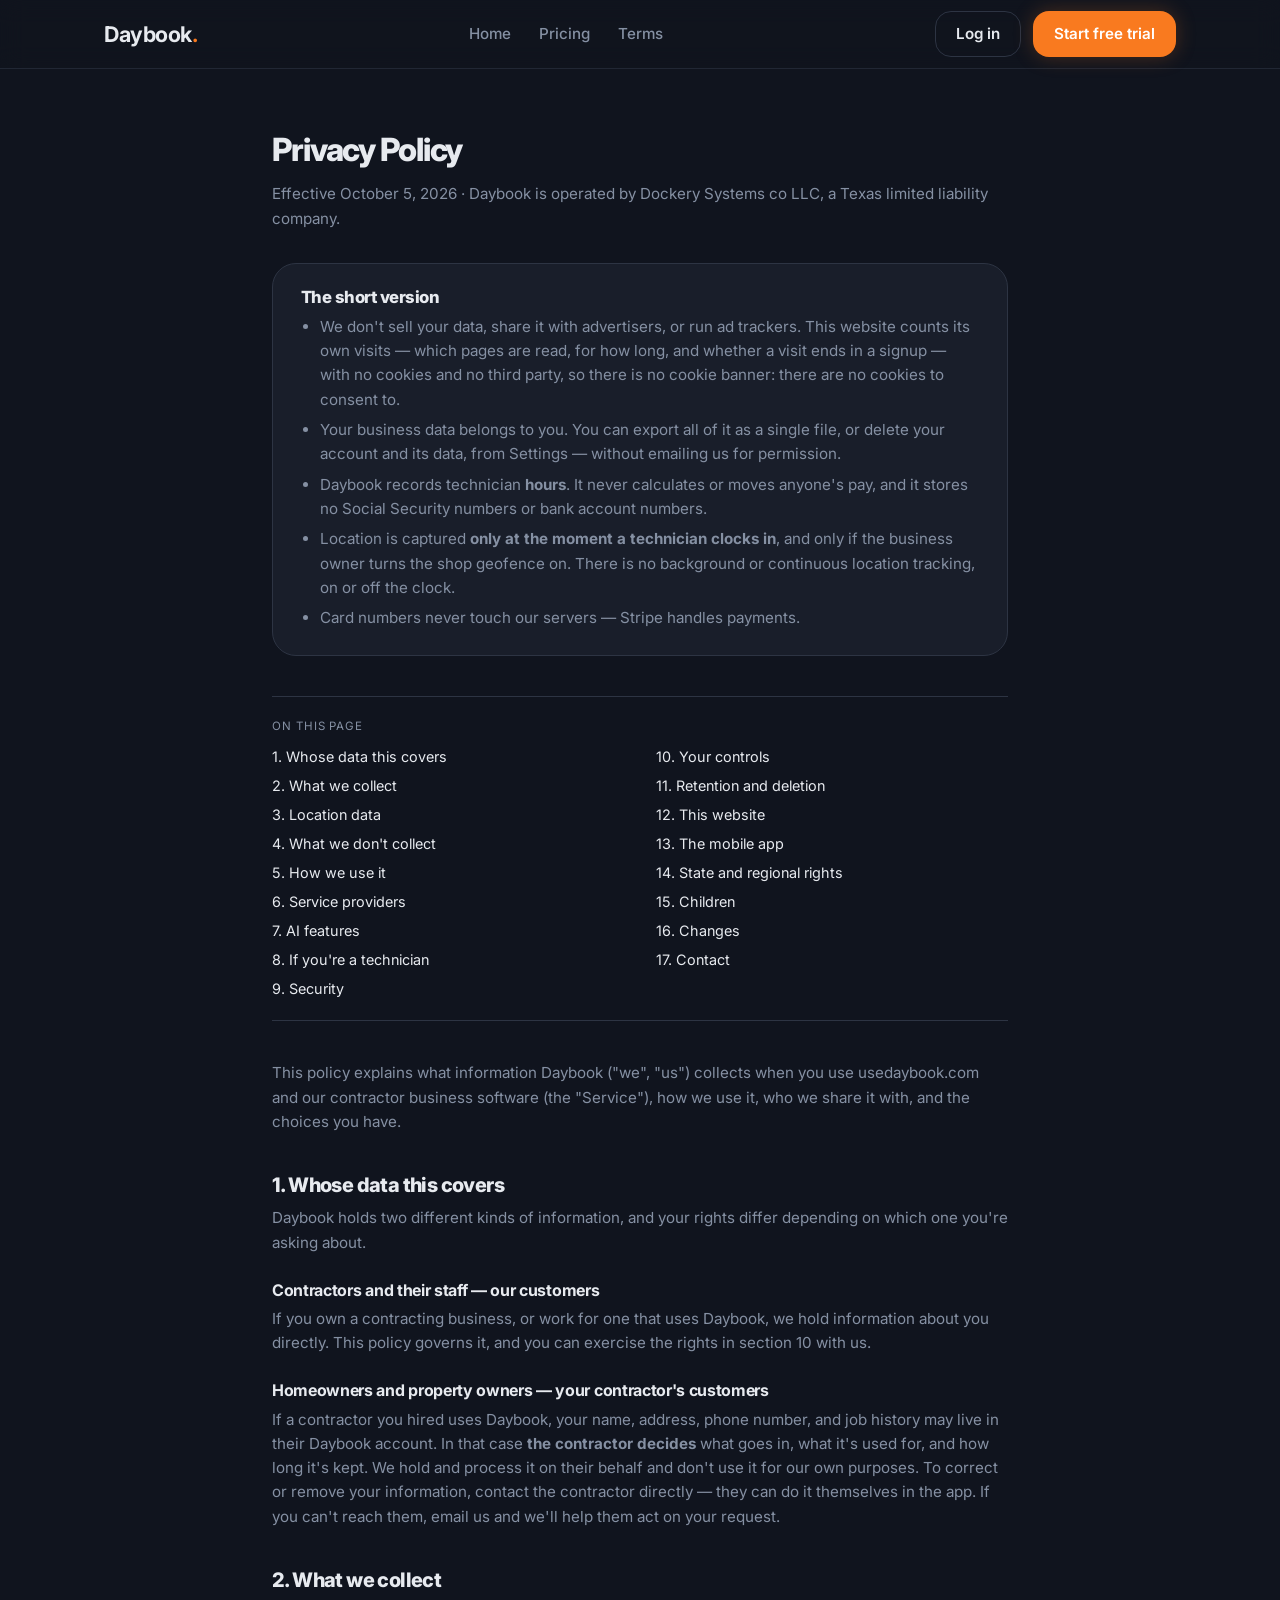
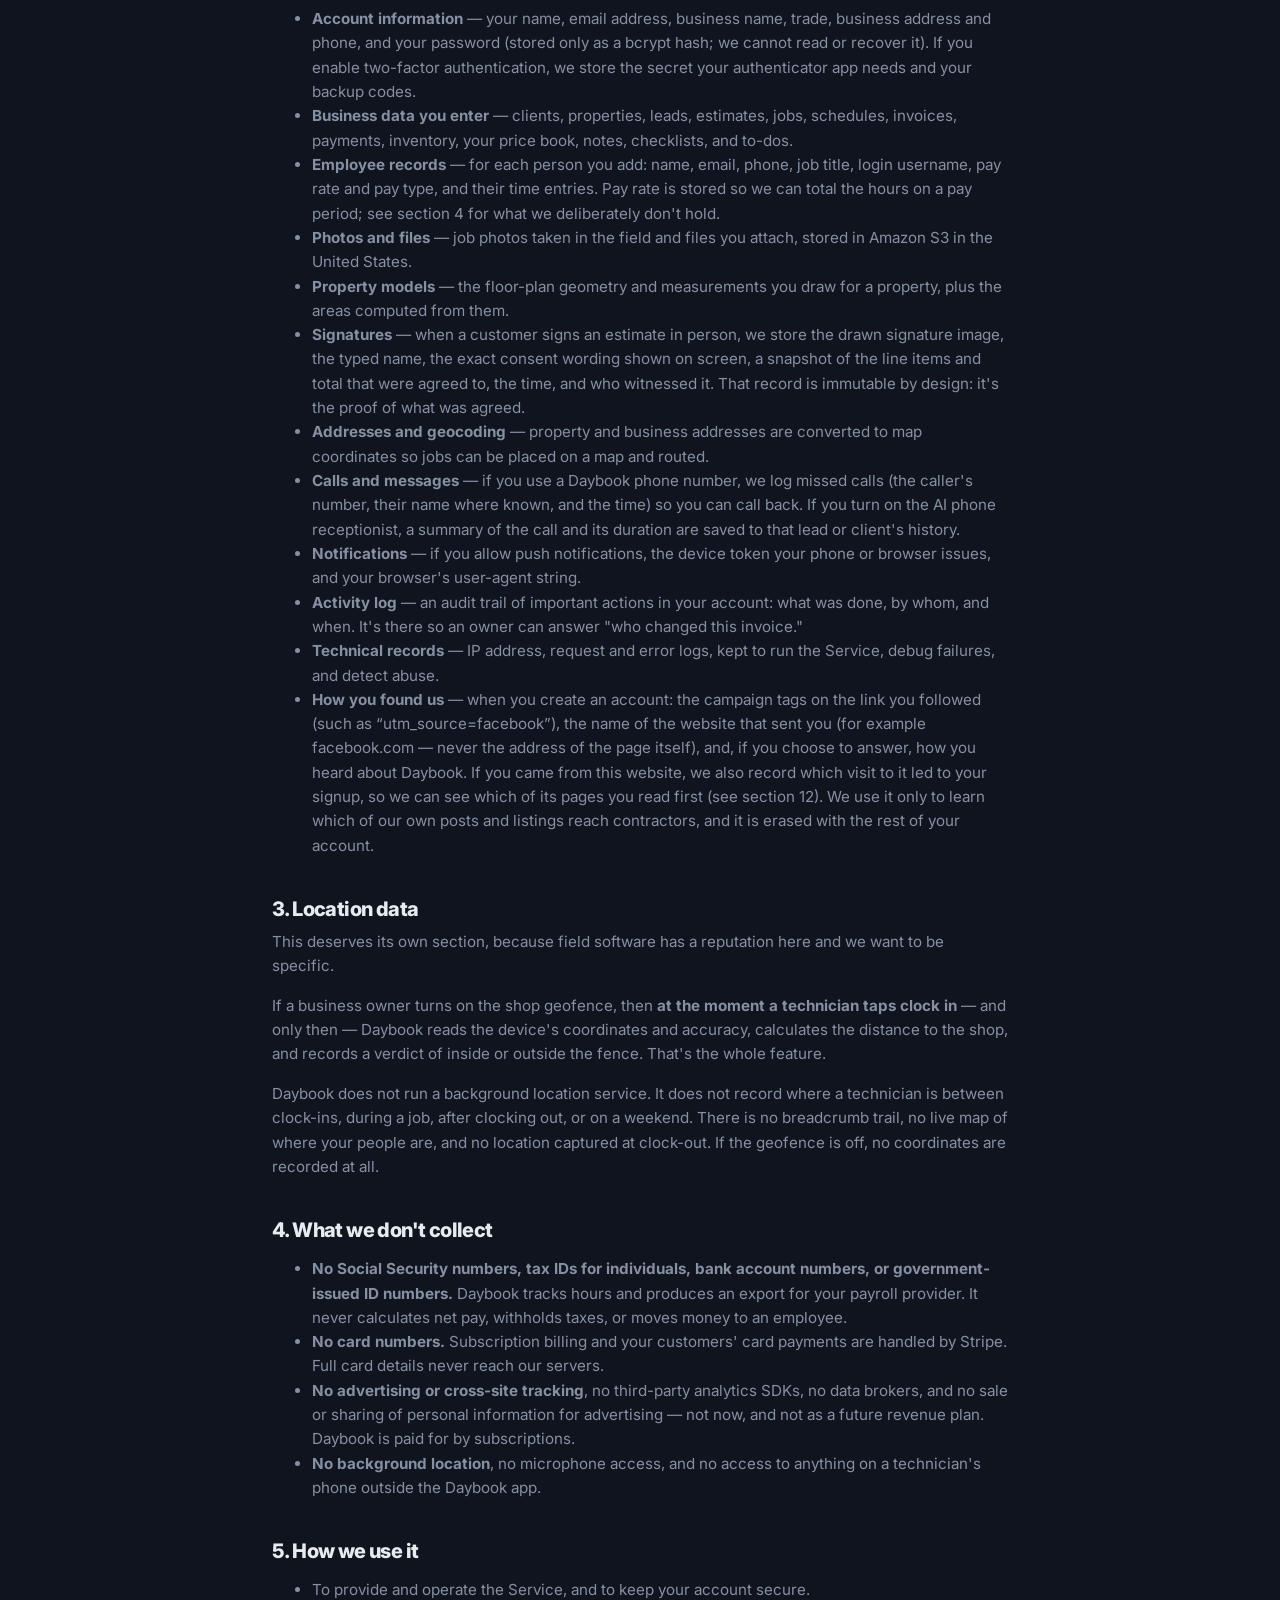
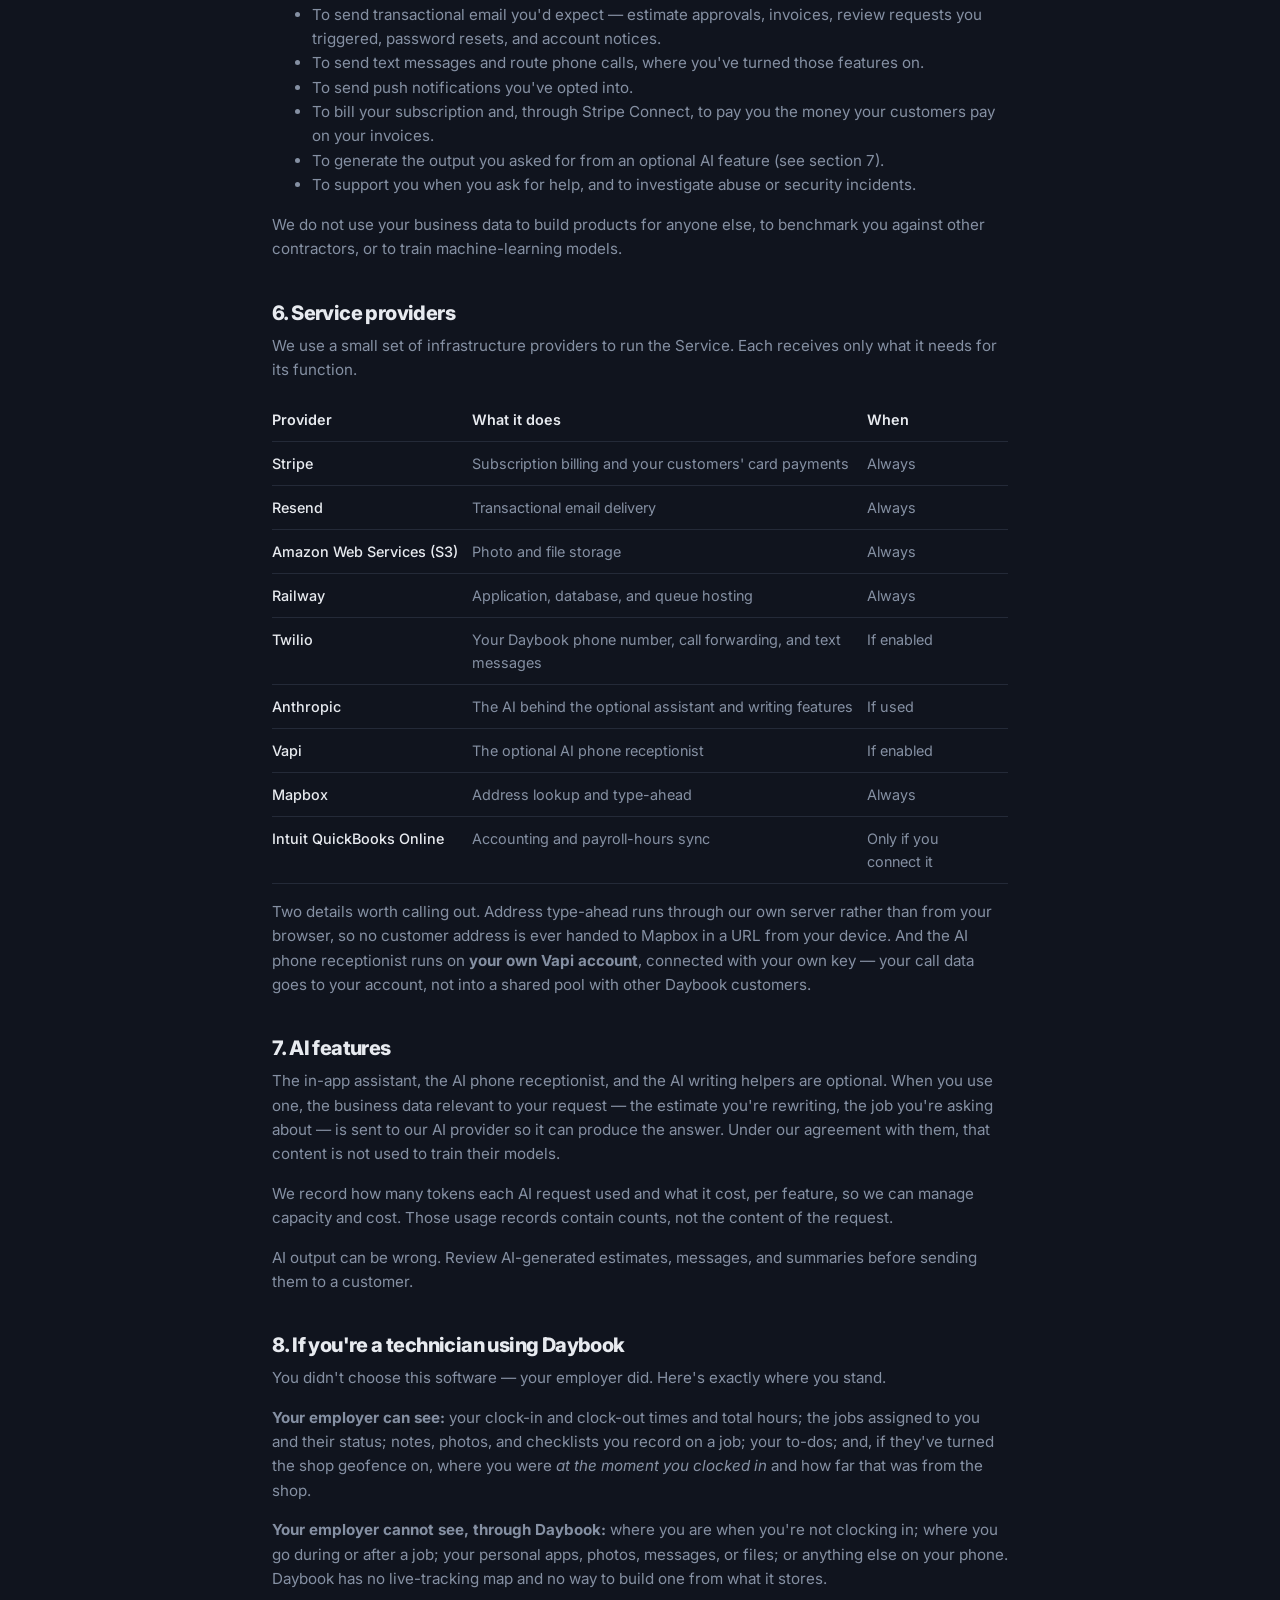
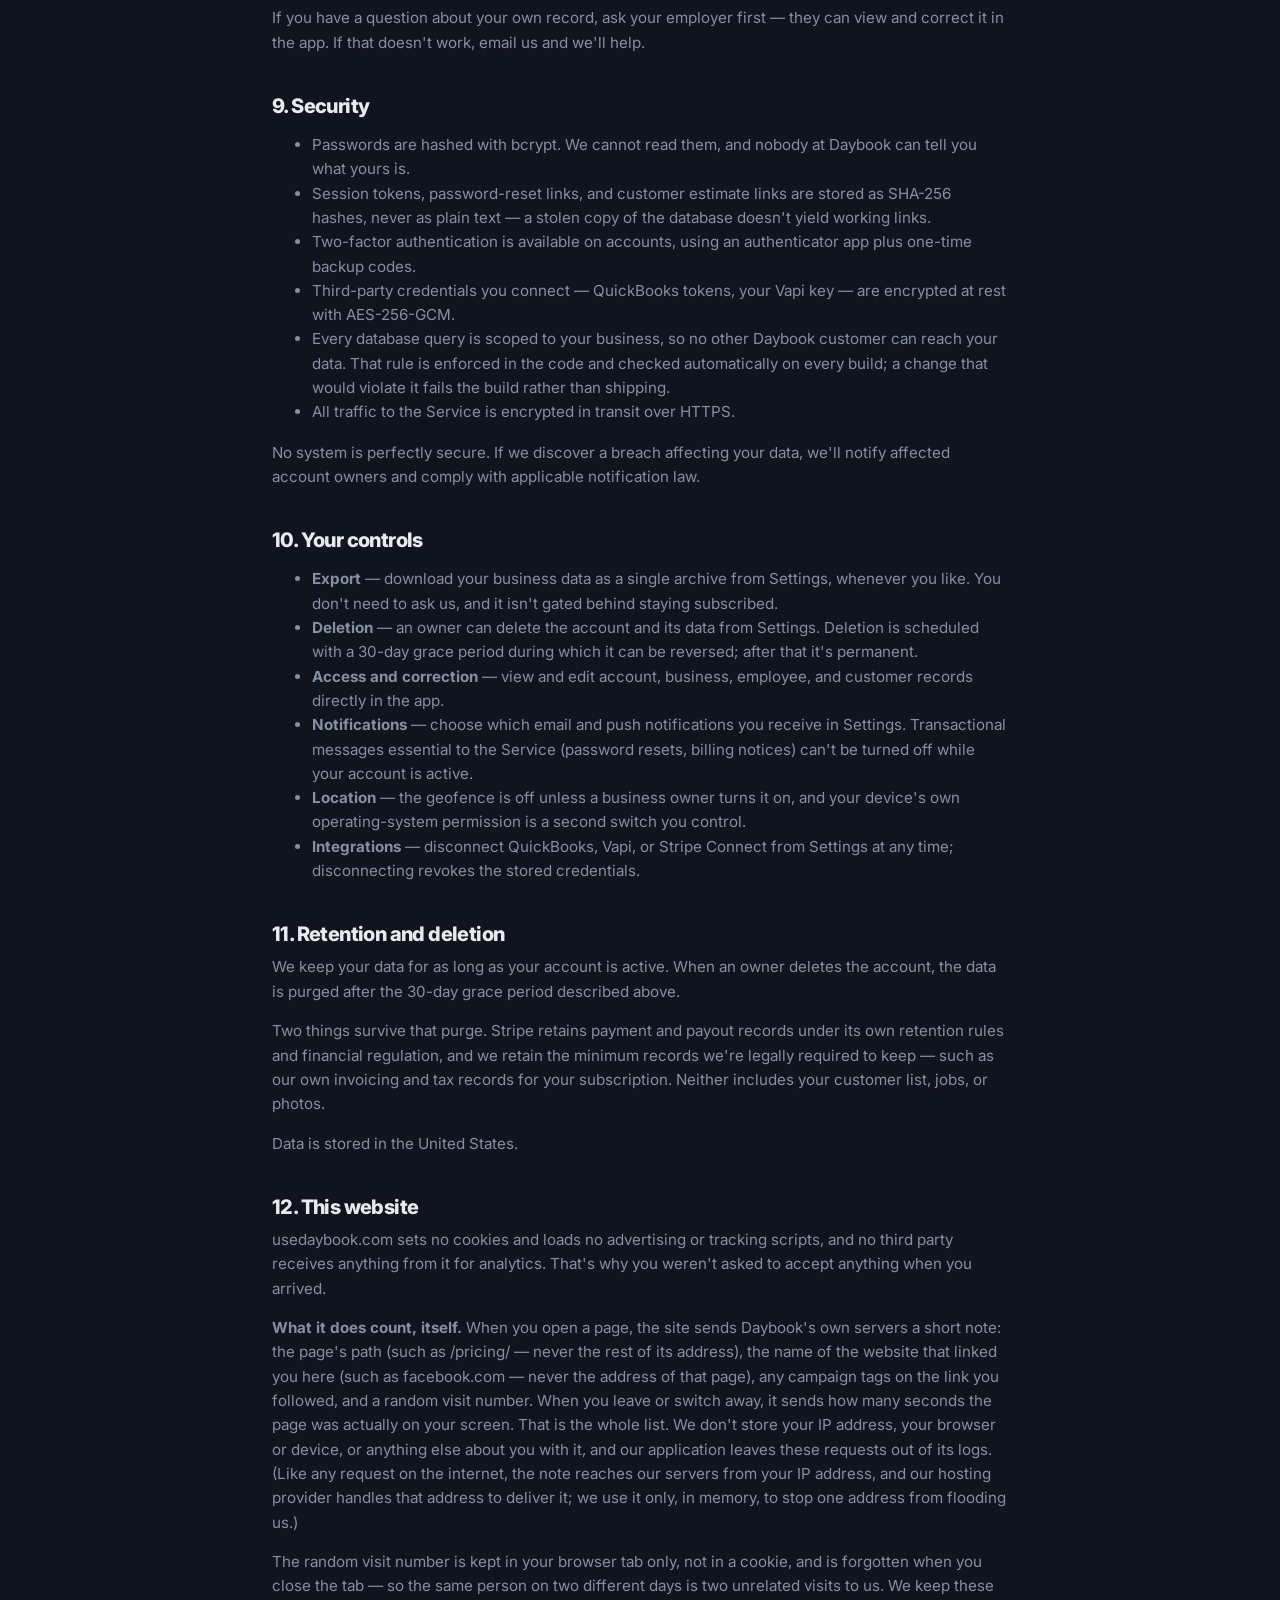
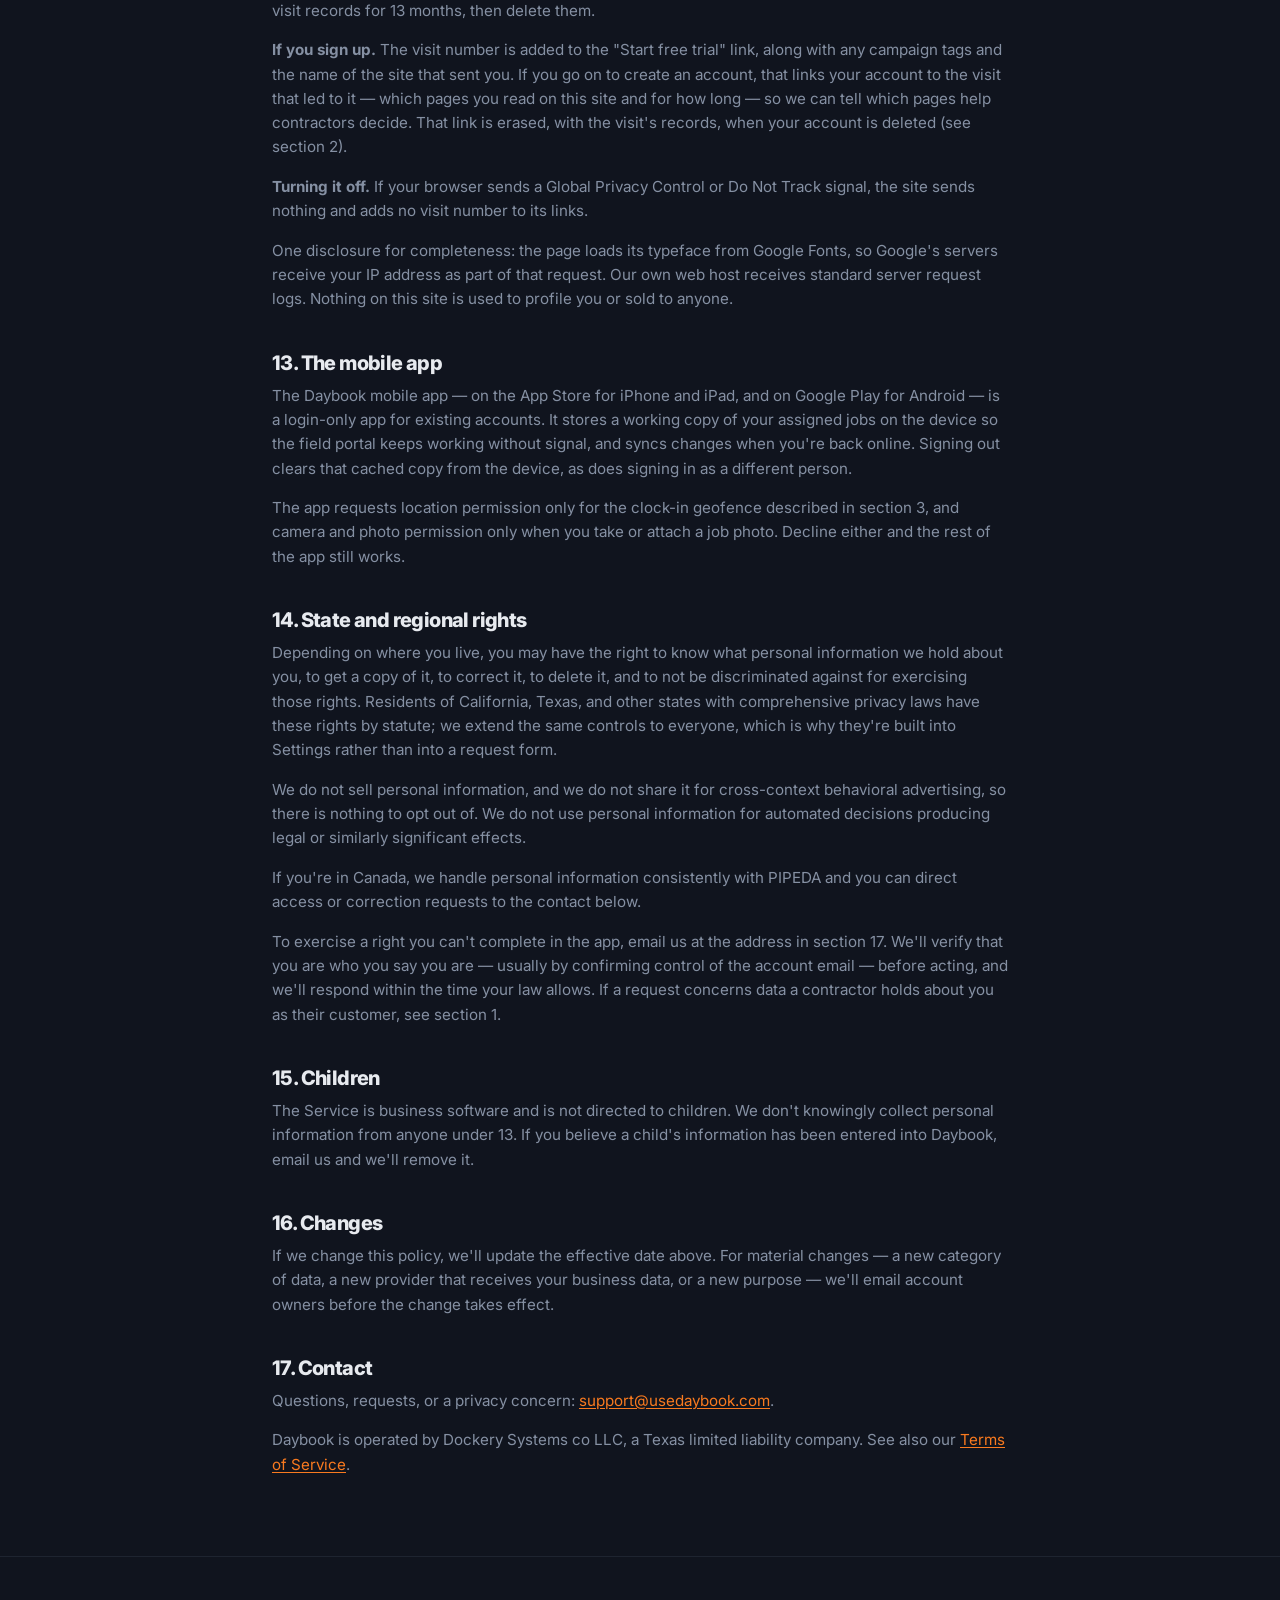
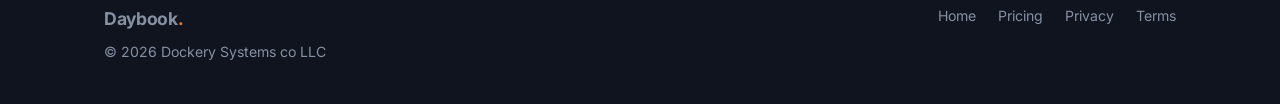
<file: privacy/index.html>
<!doctype html>
<html lang="en">
<head>
  <meta charset="utf-8">
  <meta name="viewport" content="width=device-width, initial-scale=1">
  <title>Privacy Policy — Daybook</title>
  <meta name="description" content="What Daybook collects, why, who we share it with, and how to get it out or delete it. Plain English, no data sales, no ad tracking.">
  <link rel="canonical" href="https://usedaybook.com/privacy/">
  <link rel="icon" type="image/svg+xml" href="/assets/favicon.svg">
  <link rel="icon" type="image/png" sizes="32x32" href="/assets/favicon-32.png">
  <link rel="icon" type="image/png" sizes="192x192" href="/assets/icon-192.png">
  <link rel="apple-touch-icon" href="/assets/apple-touch-icon.png">
  <meta name="theme-color" content="#10141e">
  <link rel="preconnect" href="https://fonts.googleapis.com">
  <link rel="preconnect" href="https://fonts.gstatic.com" crossorigin>
  <link href="https://fonts.googleapis.com/css2?family=Inter:wght@400;500;600;700;800&display=swap" rel="stylesheet">
  <link rel="stylesheet" href="/assets/styles.css">
  <meta property="og:title" content="Privacy Policy — Daybook">
  <meta property="og:description" content="What Daybook collects, why, who we share it with, and how to get it out or delete it. Plain English, no data sales, no ad tracking.">
  <meta property="og:type" content="website">
  <meta property="og:url" content="https://usedaybook.com/privacy/">
  <meta property="og:site_name" content="Daybook">
  <meta property="og:image" content="https://usedaybook.com/assets/og-image.jpg">
  <meta property="og:image:type" content="image/jpeg">
  <meta property="og:image:width" content="1200">
  <meta property="og:image:height" content="630">
  <meta property="og:image:alt" content="Daybook: Run the whole job in one place. The Daybook dashboard on a phone, for HVAC, plumbing, electrical, and roofing crews.">
  <meta name="twitter:card" content="summary_large_image">
  <meta name="twitter:title" content="Privacy Policy — Daybook">
  <meta name="twitter:description" content="What Daybook collects, why, who we share it with, and how to get it out or delete it. Plain English, no data sales, no ad tracking.">
  <meta name="twitter:image" content="https://usedaybook.com/assets/og-image.jpg">
  <meta name="twitter:image:alt" content="Daybook: Run the whole job in one place. The Daybook dashboard on a phone, for HVAC, plumbing, electrical, and roofing crews.">
</head>
<body>

<header class="nav">
  <div class="container nav-inner">
    <a class="wordmark" href="/">Daybook<span class="dot">.</span></a>
    <nav aria-label="Main">
      <ul class="nav-links">
        <li><a href="/">Home</a></li>
        <li><a href="/pricing/">Pricing</a></li>
        <li><a href="/terms/">Terms</a></li>
      </ul>
    </nav>
    <div class="nav-cta">
      <a class="btn btn-ghost" href="https://app.usedaybook.com">Log in</a>
      <a class="btn btn-primary" href="https://app.usedaybook.com/register">Start free trial</a>
      <button class="nav-toggle" aria-expanded="false" aria-label="Open menu"><svg class="icon-menu" xmlns="http://www.w3.org/2000/svg" width="22" height="22" viewBox="0 0 24 24" fill="none" stroke="currentColor" stroke-width="1.75" stroke-linecap="round" stroke-linejoin="round" aria-hidden="true" focusable="false"><path d="M4 5h16"/><path d="M4 12h16"/><path d="M4 19h16"/></svg><svg class="icon-close" xmlns="http://www.w3.org/2000/svg" width="22" height="22" viewBox="0 0 24 24" fill="none" stroke="currentColor" stroke-width="1.75" stroke-linecap="round" stroke-linejoin="round" aria-hidden="true" focusable="false"><path d="M18 6 6 18"/><path d="m6 6 12 12"/></svg></button>
    </div>
  </div>
  <div class="mobile-menu">
    <a href="/">Home</a>
    <a href="/pricing/">Pricing</a>
    <a href="/terms/">Terms</a>
    <a href="https://app.usedaybook.com">Log in</a>
    <a class="btn btn-primary" href="https://app.usedaybook.com/register">Start free trial</a>
  </div>
</header>

<main class="container legal">

  <h1>Privacy Policy</h1>
  <p class="muted legal-meta">Effective October 5, 2026 · Daybook is operated by Dockery Systems co LLC, a Texas limited liability company.</p>

  <div class="legal-summary">
    <h2>The short version</h2>
    <ul>
      <li>We don't sell your data, share it with advertisers, or run ad trackers. This website counts its own visits — which pages are read, for how long, and whether a visit ends in a signup — with no cookies and no third party, so there is no cookie banner: there are no cookies to consent to.</li>
      <li>Your business data belongs to you. You can export all of it as a single file, or delete your account and its data, from Settings — without emailing us for permission.</li>
      <li>Daybook records technician <strong>hours</strong>. It never calculates or moves anyone's pay, and it stores no Social Security numbers or bank account numbers.</li>
      <li>Location is captured <strong>only at the moment a technician clocks in</strong>, and only if the business owner turns the shop geofence on. There is no background or continuous location tracking, on or off the clock.</li>
      <li>Card numbers never touch our servers — Stripe handles payments.</li>
    </ul>
  </div>

  <nav class="legal-toc" aria-label="On this page">
    <p class="muted">On this page</p>
    <ol>
      <li><a href="#whose-data">1. Whose data this covers</a></li>
      <li><a href="#collect">2. What we collect</a></li>
      <li><a href="#location">3. Location data</a></li>
      <li><a href="#dont">4. What we don't collect</a></li>
      <li><a href="#use">5. How we use it</a></li>
      <li><a href="#providers">6. Service providers</a></li>
      <li><a href="#ai">7. AI features</a></li>
      <li><a href="#technicians">8. If you're a technician</a></li>
      <li><a href="#security">9. Security</a></li>
      <li><a href="#controls">10. Your controls</a></li>
      <li><a href="#retention">11. Retention and deletion</a></li>
      <li><a href="#website">12. This website</a></li>
      <li><a href="#mobile">13. The mobile app</a></li>
      <li><a href="#rights">14. State and regional rights</a></li>
      <li><a href="#children">15. Children</a></li>
      <li><a href="#changes">16. Changes</a></li>
      <li><a href="#contact">17. Contact</a></li>
    </ol>
  </nav>

  <p>This policy explains what information Daybook ("we", "us") collects when you use usedaybook.com and our contractor business software (the "Service"), how we use it, who we share it with, and the choices you have.</p>

  <h2 id="whose-data">1. Whose data this covers</h2>
  <p>Daybook holds two different kinds of information, and your rights differ depending on which one you're asking about.</p>

  <h3>Contractors and their staff — our customers</h3>
  <p>If you own a contracting business, or work for one that uses Daybook, we hold information about you directly. This policy governs it, and you can exercise the rights in section 10 with us.</p>

  <h3>Homeowners and property owners — your contractor's customers</h3>
  <p>If a contractor you hired uses Daybook, your name, address, phone number, and job history may live in their Daybook account. In that case <strong>the contractor decides</strong> what goes in, what it's used for, and how long it's kept. We hold and process it on their behalf and don't use it for our own purposes. To correct or remove your information, contact the contractor directly — they can do it themselves in the app. If you can't reach them, email us and we'll help them act on your request.</p>

  <h2 id="collect">2. What we collect</h2>
  <ul>
    <li><strong>Account information</strong> — your name, email address, business name, trade, business address and phone, and your password (stored only as a bcrypt hash; we cannot read or recover it). If you enable two-factor authentication, we store the secret your authenticator app needs and your backup codes.</li>
    <li><strong>Business data you enter</strong> — clients, properties, leads, estimates, jobs, schedules, invoices, payments, inventory, your price book, notes, checklists, and to-dos.</li>
    <li><strong>Employee records</strong> — for each person you add: name, email, phone, job title, login username, pay rate and pay type, and their time entries. Pay rate is stored so we can total the hours on a pay period; see section 4 for what we deliberately don't hold.</li>
    <li><strong>Photos and files</strong> — job photos taken in the field and files you attach, stored in Amazon S3 in the United States.</li>
    <li><strong>Property models</strong> — the floor-plan geometry and measurements you draw for a property, plus the areas computed from them.</li>
    <li><strong>Signatures</strong> — when a customer signs an estimate in person, we store the drawn signature image, the typed name, the exact consent wording shown on screen, a snapshot of the line items and total that were agreed to, the time, and who witnessed it. That record is immutable by design: it's the proof of what was agreed.</li>
    <li><strong>Addresses and geocoding</strong> — property and business addresses are converted to map coordinates so jobs can be placed on a map and routed.</li>
    <li><strong>Calls and messages</strong> — if you use a Daybook phone number, we log missed calls (the caller's number, their name where known, and the time) so you can call back. If you turn on the AI phone receptionist, a summary of the call and its duration are saved to that lead or client's history.</li>
    <li><strong>Notifications</strong> — if you allow push notifications, the device token your phone or browser issues, and your browser's user-agent string.</li>
    <li><strong>Activity log</strong> — an audit trail of important actions in your account: what was done, by whom, and when. It's there so an owner can answer "who changed this invoice."</li>
    <li><strong>Technical records</strong> — IP address, request and error logs, kept to run the Service, debug failures, and detect abuse.</li>
    <li><strong>How you found us</strong> — when you create an account: the campaign tags on the link you followed (such as “utm_source=facebook”), the name of the website that sent you (for example facebook.com — never the address of the page itself), and, if you choose to answer, how you heard about Daybook. If you came from this website, we also record which visit to it led to your signup, so we can see which of its pages you read first (see section 12). We use it only to learn which of our own posts and listings reach contractors, and it is erased with the rest of your account.</li>
  </ul>

  <h2 id="location">3. Location data</h2>
  <p>This deserves its own section, because field software has a reputation here and we want to be specific.</p>
  <p>If a business owner turns on the shop geofence, then <strong>at the moment a technician taps clock in</strong> — and only then — Daybook reads the device's coordinates and accuracy, calculates the distance to the shop, and records a verdict of inside or outside the fence. That's the whole feature.</p>
  <p>Daybook does not run a background location service. It does not record where a technician is between clock-ins, during a job, after clocking out, or on a weekend. There is no breadcrumb trail, no live map of where your people are, and no location captured at clock-out. If the geofence is off, no coordinates are recorded at all.</p>

  <h2 id="dont">4. What we don't collect</h2>
  <ul>
    <li><strong>No Social Security numbers, tax IDs for individuals, bank account numbers, or government-issued ID numbers.</strong> Daybook tracks hours and produces an export for your payroll provider. It never calculates net pay, withholds taxes, or moves money to an employee.</li>
    <li><strong>No card numbers.</strong> Subscription billing and your customers' card payments are handled by Stripe. Full card details never reach our servers.</li>
    <li><strong>No advertising or cross-site tracking</strong>, no third-party analytics SDKs, no data brokers, and no sale or sharing of personal information for advertising — not now, and not as a future revenue plan. Daybook is paid for by subscriptions.</li>
    <li><strong>No background location</strong>, no microphone access, and no access to anything on a technician's phone outside the Daybook app.</li>
  </ul>

  <h2 id="use">5. How we use it</h2>
  <ul>
    <li>To provide and operate the Service, and to keep your account secure.</li>
    <li>To send transactional email you'd expect — estimate approvals, invoices, review requests you triggered, password resets, and account notices.</li>
    <li>To send text messages and route phone calls, where you've turned those features on.</li>
    <li>To send push notifications you've opted into.</li>
    <li>To bill your subscription and, through Stripe Connect, to pay you the money your customers pay on your invoices.</li>
    <li>To generate the output you asked for from an optional AI feature (see section 7).</li>
    <li>To support you when you ask for help, and to investigate abuse or security incidents.</li>
  </ul>
  <p>We do not use your business data to build products for anyone else, to benchmark you against other contractors, or to train machine-learning models.</p>

  <h2 id="providers">6. Service providers</h2>
  <p>We use a small set of infrastructure providers to run the Service. Each receives only what it needs for its function.</p>
  <div class="legal-table-wrap">
    <table class="legal-table">
      <thead>
        <tr><th scope="col">Provider</th><th scope="col">What it does</th><th scope="col">When</th></tr>
      </thead>
      <tbody>
        <tr><th scope="row">Stripe</th><td>Subscription billing and your customers' card payments</td><td>Always</td></tr>
        <tr><th scope="row">Resend</th><td>Transactional email delivery</td><td>Always</td></tr>
        <tr><th scope="row">Amazon Web Services (S3)</th><td>Photo and file storage</td><td>Always</td></tr>
        <tr><th scope="row">Railway</th><td>Application, database, and queue hosting</td><td>Always</td></tr>
        <tr><th scope="row">Twilio</th><td>Your Daybook phone number, call forwarding, and text messages</td><td>If enabled</td></tr>
        <tr><th scope="row">Anthropic</th><td>The AI behind the optional assistant and writing features</td><td>If used</td></tr>
        <tr><th scope="row">Vapi</th><td>The optional AI phone receptionist</td><td>If enabled</td></tr>
        <tr><th scope="row">Mapbox</th><td>Address lookup and type-ahead</td><td>Always</td></tr>
        <tr><th scope="row">Intuit QuickBooks Online</th><td>Accounting and payroll-hours sync</td><td>Only if you connect it</td></tr>
      </tbody>
    </table>
  </div>
  <p>Two details worth calling out. Address type-ahead runs through our own server rather than from your browser, so no customer address is ever handed to Mapbox in a URL from your device. And the AI phone receptionist runs on <strong>your own Vapi account</strong>, connected with your own key — your call data goes to your account, not into a shared pool with other Daybook customers.</p>

  <h2 id="ai">7. AI features</h2>
  <p>The in-app assistant, the AI phone receptionist, and the AI writing helpers are optional. When you use one, the business data relevant to your request — the estimate you're rewriting, the job you're asking about — is sent to our AI provider so it can produce the answer. Under our agreement with them, that content is not used to train their models.</p>
  <p>We record how many tokens each AI request used and what it cost, per feature, so we can manage capacity and cost. Those usage records contain counts, not the content of the request.</p>
  <p>AI output can be wrong. Review AI-generated estimates, messages, and summaries before sending them to a customer.</p>

  <h2 id="technicians">8. If you're a technician using Daybook</h2>
  <p>You didn't choose this software — your employer did. Here's exactly where you stand.</p>
  <p><strong>Your employer can see:</strong> your clock-in and clock-out times and total hours; the jobs assigned to you and their status; notes, photos, and checklists you record on a job; your to-dos; and, if they've turned the shop geofence on, where you were <em>at the moment you clocked in</em> and how far that was from the shop.</p>
  <p><strong>Your employer cannot see, through Daybook:</strong> where you are when you're not clocking in; where you go during or after a job; your personal apps, photos, messages, or files; or anything else on your phone. Daybook has no live-tracking map and no way to build one from what it stores.</p>
  <p>If you have a question about your own record, ask your employer first — they can view and correct it in the app. If that doesn't work, email us and we'll help.</p>

  <h2 id="security">9. Security</h2>
  <ul>
    <li>Passwords are hashed with bcrypt. We cannot read them, and nobody at Daybook can tell you what yours is.</li>
    <li>Session tokens, password-reset links, and customer estimate links are stored as SHA-256 hashes, never as plain text — a stolen copy of the database doesn't yield working links.</li>
    <li>Two-factor authentication is available on accounts, using an authenticator app plus one-time backup codes.</li>
    <li>Third-party credentials you connect — QuickBooks tokens, your Vapi key — are encrypted at rest with AES-256-GCM.</li>
    <li>Every database query is scoped to your business, so no other Daybook customer can reach your data. That rule is enforced in the code and checked automatically on every build; a change that would violate it fails the build rather than shipping.</li>
    <li>All traffic to the Service is encrypted in transit over HTTPS.</li>
  </ul>
  <p>No system is perfectly secure. If we discover a breach affecting your data, we'll notify affected account owners and comply with applicable notification law.</p>

  <h2 id="controls">10. Your controls</h2>
  <ul>
    <li><strong>Export</strong> — download your business data as a single archive from Settings, whenever you like. You don't need to ask us, and it isn't gated behind staying subscribed.</li>
    <li><strong>Deletion</strong> — an owner can delete the account and its data from Settings. Deletion is scheduled with a 30-day grace period during which it can be reversed; after that it's permanent.</li>
    <li><strong>Access and correction</strong> — view and edit account, business, employee, and customer records directly in the app.</li>
    <li><strong>Notifications</strong> — choose which email and push notifications you receive in Settings. Transactional messages essential to the Service (password resets, billing notices) can't be turned off while your account is active.</li>
    <li><strong>Location</strong> — the geofence is off unless a business owner turns it on, and your device's own operating-system permission is a second switch you control.</li>
    <li><strong>Integrations</strong> — disconnect QuickBooks, Vapi, or Stripe Connect from Settings at any time; disconnecting revokes the stored credentials.</li>
  </ul>

  <h2 id="retention">11. Retention and deletion</h2>
  <p>We keep your data for as long as your account is active. When an owner deletes the account, the data is purged after the 30-day grace period described above.</p>
  <p>Two things survive that purge. Stripe retains payment and payout records under its own retention rules and financial regulation, and we retain the minimum records we're legally required to keep — such as our own invoicing and tax records for your subscription. Neither includes your customer list, jobs, or photos.</p>
  <p>Data is stored in the United States.</p>

  <h2 id="website">12. This website</h2>
  <p>usedaybook.com sets no cookies and loads no advertising or tracking scripts, and no third party receives anything from it for analytics. That's why you weren't asked to accept anything when you arrived.</p>
  <p><strong>What it does count, itself.</strong> When you open a page, the site sends Daybook's own servers a short note: the page's path (such as /pricing/ — never the rest of its address), the name of the website that linked you here (such as facebook.com — never the address of that page), any campaign tags on the link you followed, and a random visit number. When you leave or switch away, it sends how many seconds the page was actually on your screen. That is the whole list. We don't store your IP address, your browser or device, or anything else about you with it, and our application leaves these requests out of its logs. (Like any request on the internet, the note reaches our servers from your IP address, and our hosting provider handles that address to deliver it; we use it only, in memory, to stop one address from flooding us.)</p>
  <p>The random visit number is kept in your browser tab only, not in a cookie, and is forgotten when you close the tab — so the same person on two different days is two unrelated visits to us. We keep these visit records for 13 months, then delete them.</p>
  <p><strong>If you sign up.</strong> The visit number is added to the "Start free trial" link, along with any campaign tags and the name of the site that sent you. If you go on to create an account, that links your account to the visit that led to it — which pages you read on this site and for how long — so we can tell which pages help contractors decide. That link is erased, with the visit's records, when your account is deleted (see section 2).</p>
  <p><strong>Turning it off.</strong> If your browser sends a Global Privacy Control or Do Not Track signal, the site sends nothing and adds no visit number to its links.</p>
  <p>One disclosure for completeness: the page loads its typeface from Google Fonts, so Google's servers receive your IP address as part of that request. Our own web host receives standard server request logs. Nothing on this site is used to profile you or sold to anyone.</p>

  <h2 id="mobile">13. The mobile app</h2>
  <p>The Daybook mobile app — on the App Store for iPhone and iPad, and on Google Play for Android — is a login-only app for existing accounts. It stores a working copy of your assigned jobs on the device so the field portal keeps working without signal, and syncs changes when you're back online. Signing out clears that cached copy from the device, as does signing in as a different person.</p>
  <p>The app requests location permission only for the clock-in geofence described in section 3, and camera and photo permission only when you take or attach a job photo. Decline either and the rest of the app still works.</p>

  <h2 id="rights">14. State and regional rights</h2>
  <p>Depending on where you live, you may have the right to know what personal information we hold about you, to get a copy of it, to correct it, to delete it, and to not be discriminated against for exercising those rights. Residents of California, Texas, and other states with comprehensive privacy laws have these rights by statute; we extend the same controls to everyone, which is why they're built into Settings rather than into a request form.</p>
  <p>We do not sell personal information, and we do not share it for cross-context behavioral advertising, so there is nothing to opt out of. We do not use personal information for automated decisions producing legal or similarly significant effects.</p>
  <p>If you're in Canada, we handle personal information consistently with PIPEDA and you can direct access or correction requests to the contact below.</p>
  <p>To exercise a right you can't complete in the app, email us at the address in section 17. We'll verify that you are who you say you are — usually by confirming control of the account email — before acting, and we'll respond within the time your law allows. If a request concerns data a contractor holds about you as their customer, see section 1.</p>

  <h2 id="children">15. Children</h2>
  <p>The Service is business software and is not directed to children. We don't knowingly collect personal information from anyone under 13. If you believe a child's information has been entered into Daybook, email us and we'll remove it.</p>

  <h2 id="changes">16. Changes</h2>
  <p>If we change this policy, we'll update the effective date above. For material changes — a new category of data, a new provider that receives your business data, or a new purpose — we'll email account owners before the change takes effect.</p>

  <h2 id="contact">17. Contact</h2>
  <p>Questions, requests, or a privacy concern: <a href="mailto:support@usedaybook.com">support@usedaybook.com</a>.</p>
  <p>Daybook is operated by Dockery Systems co LLC, a Texas limited liability company. See also our <a href="/terms/">Terms of Service</a>.</p>
</main>

<footer class="footer">
  <div class="container footer-grid">
    <div>
      <a class="wordmark" href="/" style="font-size:1.1rem">Daybook<span class="dot">.</span></a>
      <p style="margin:8px 0 0">© 2026 Dockery Systems co LLC</p>
    </div>
    <div class="footer-links">
      <a href="/">Home</a>
      <a href="/pricing/">Pricing</a>
      <a href="/privacy/">Privacy</a>
      <a href="/terms/">Terms</a>
    </div>
  </div>
</footer>

<script src="/assets/site.js" defer></script>
</body>
</html>
</file>
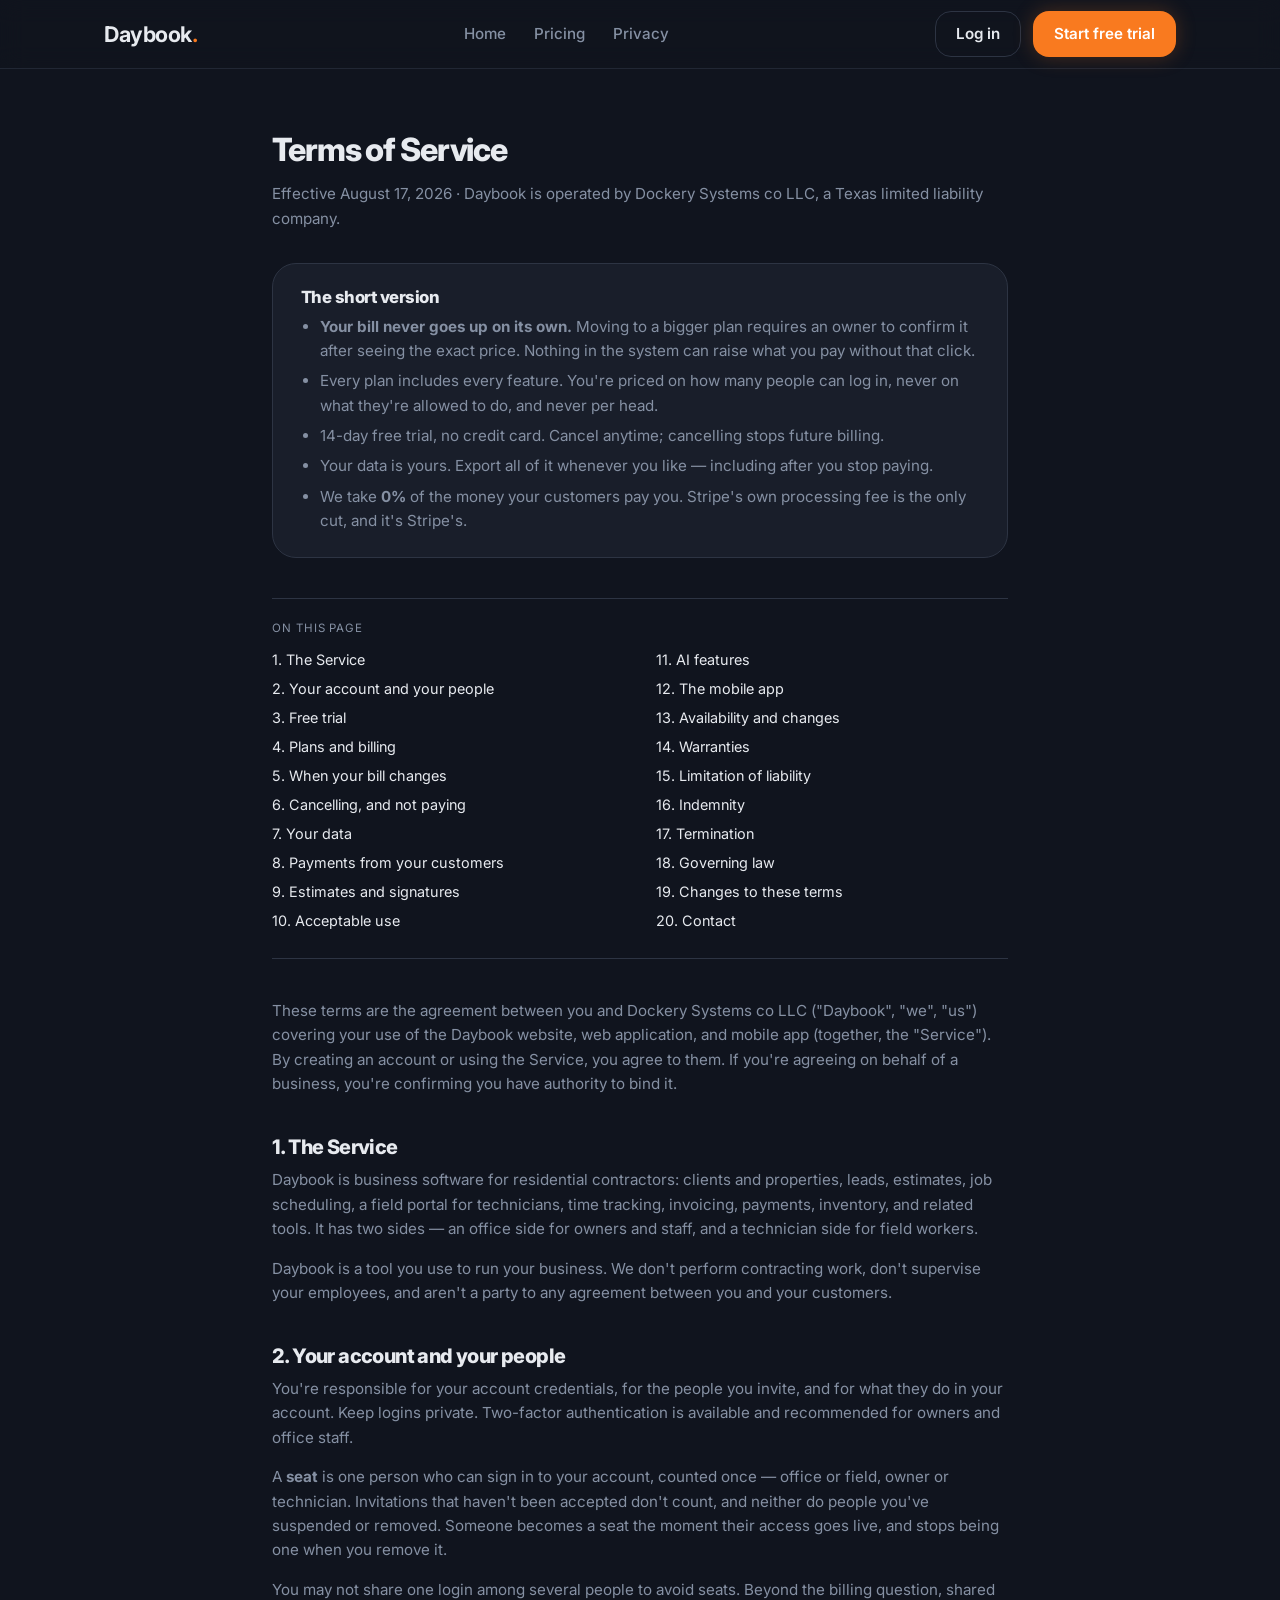
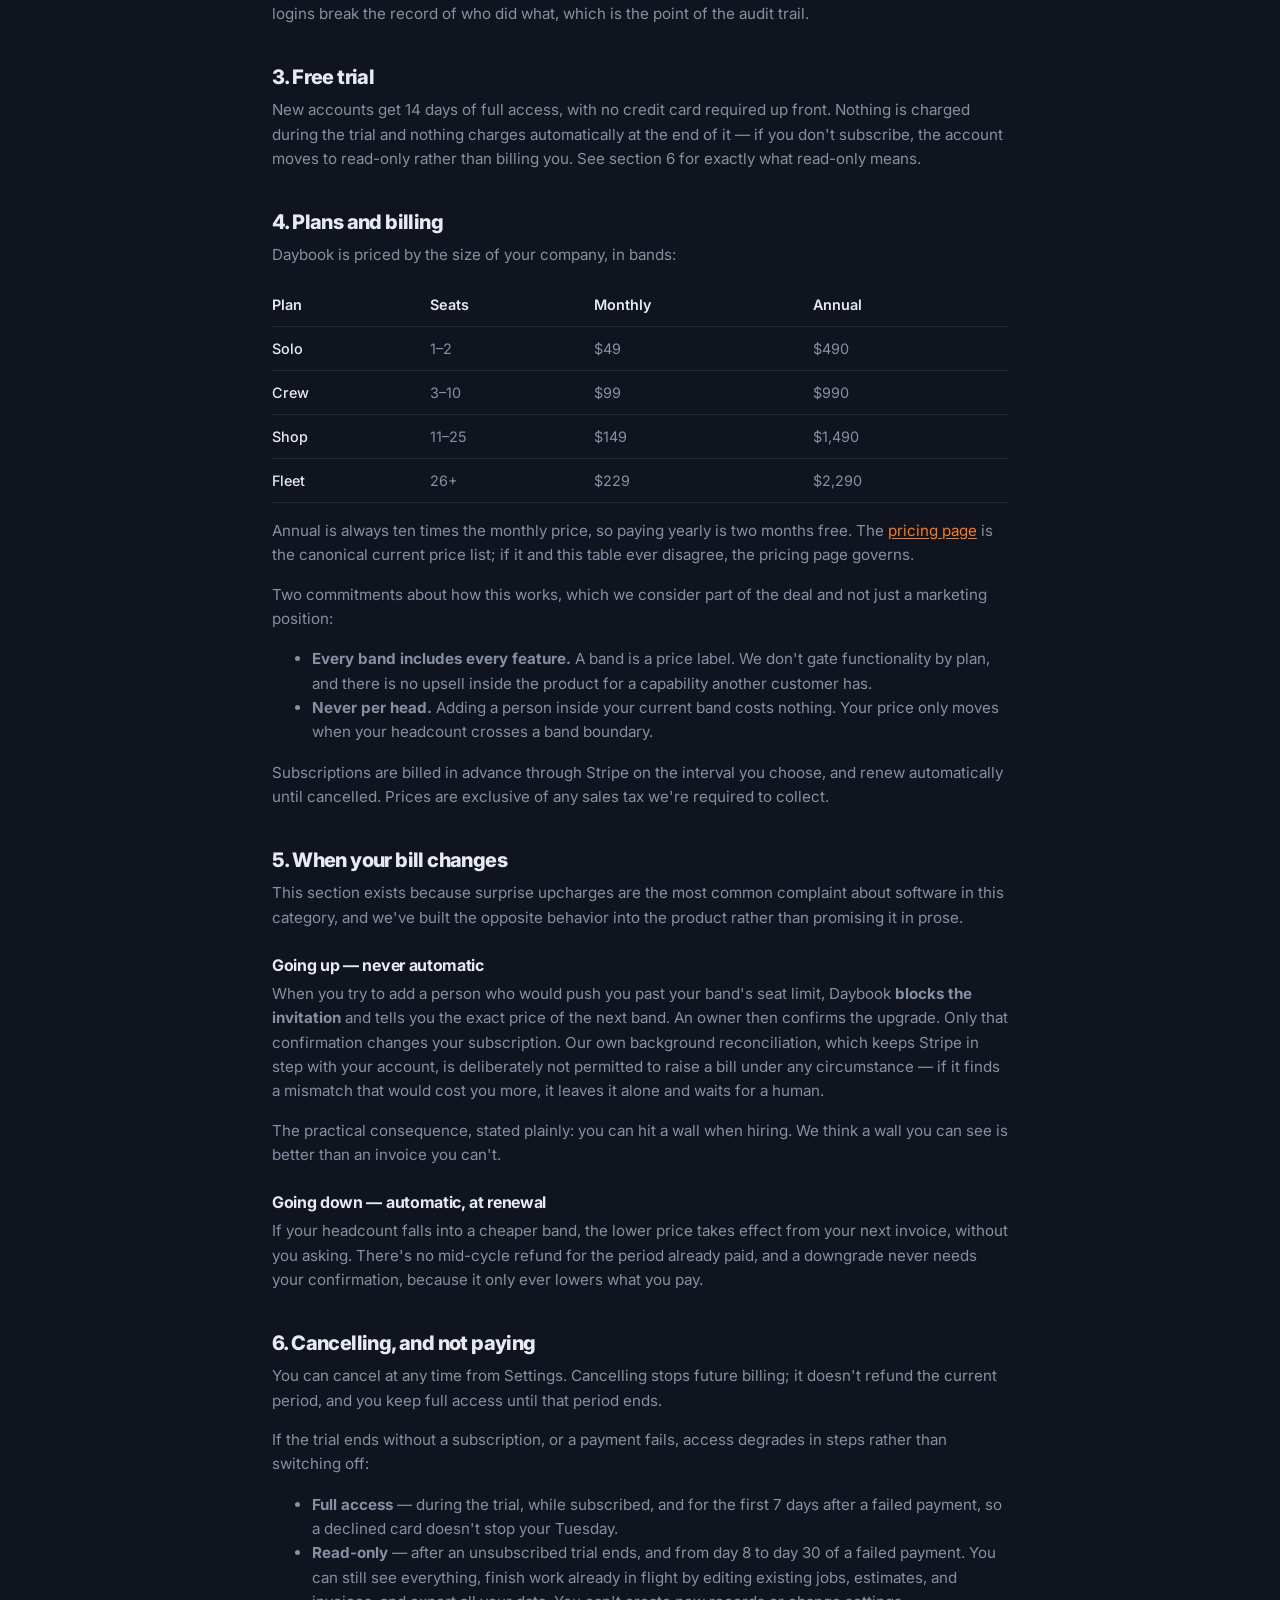
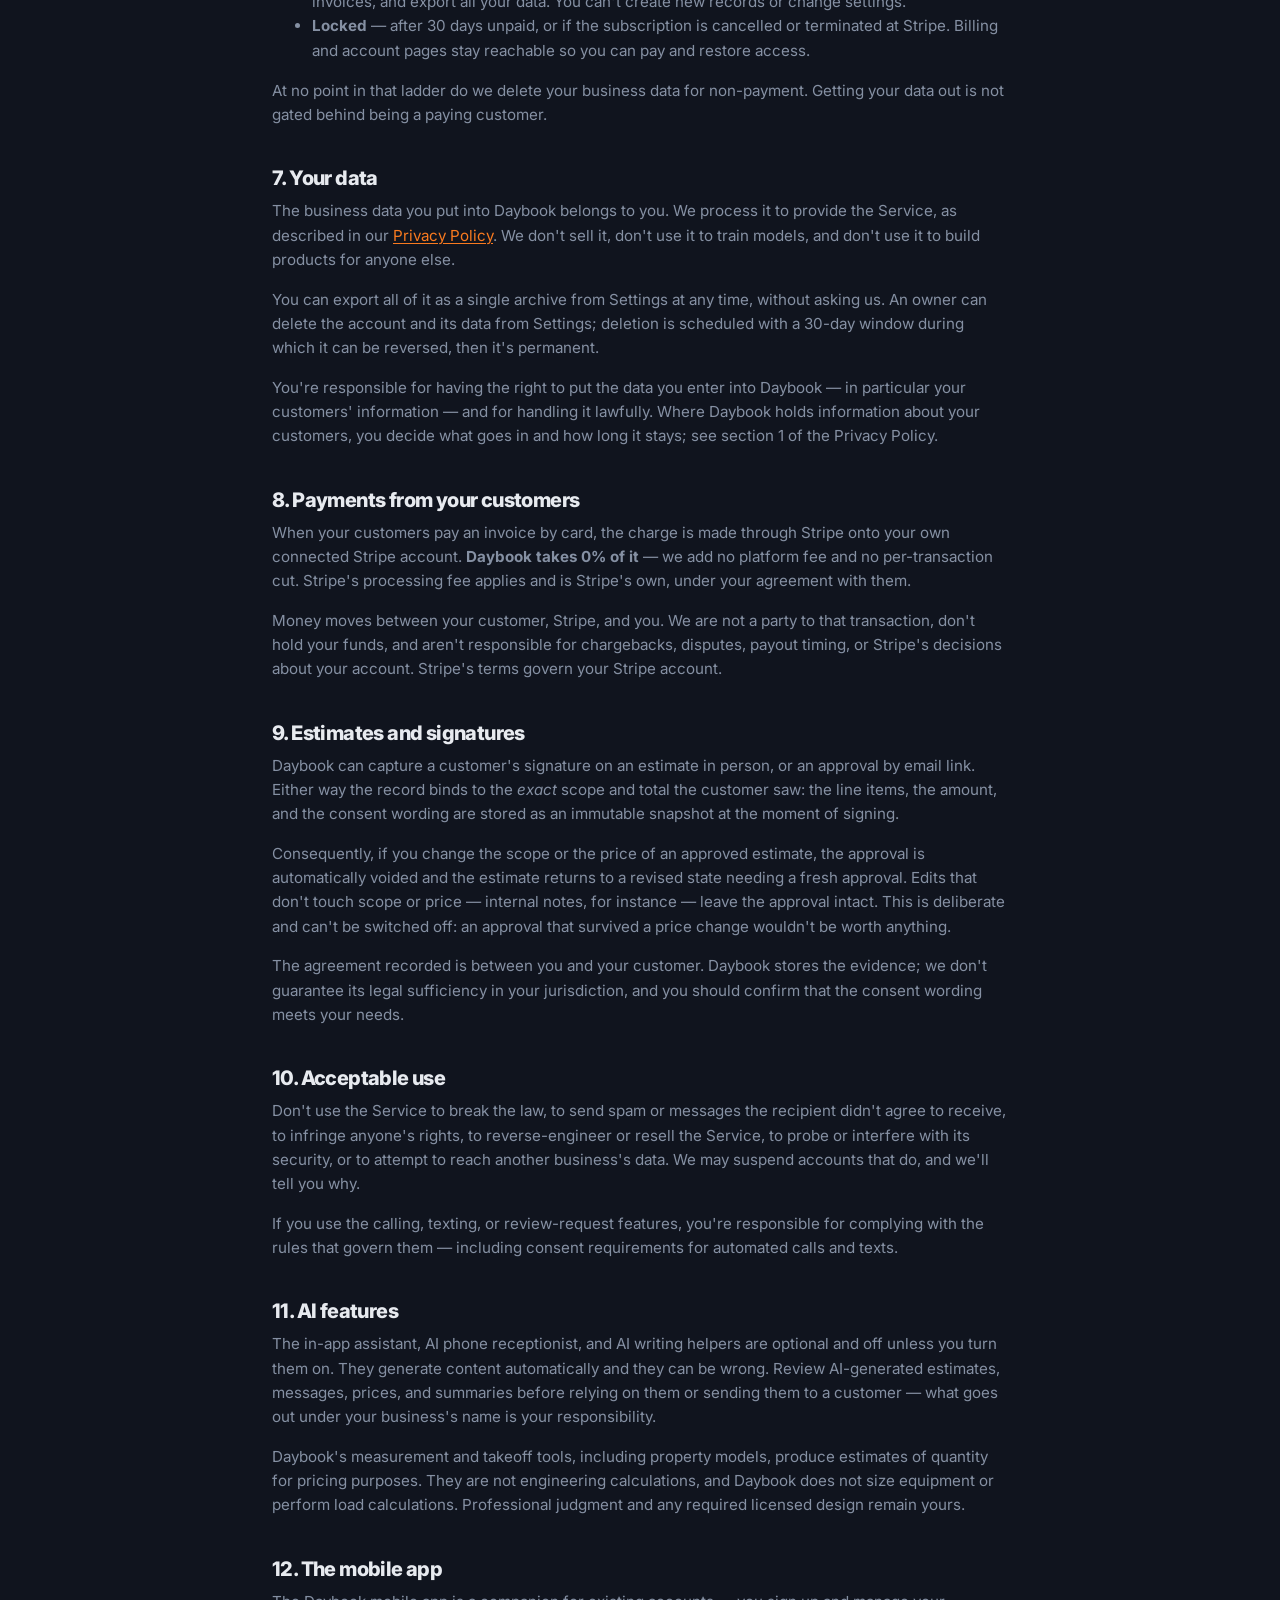
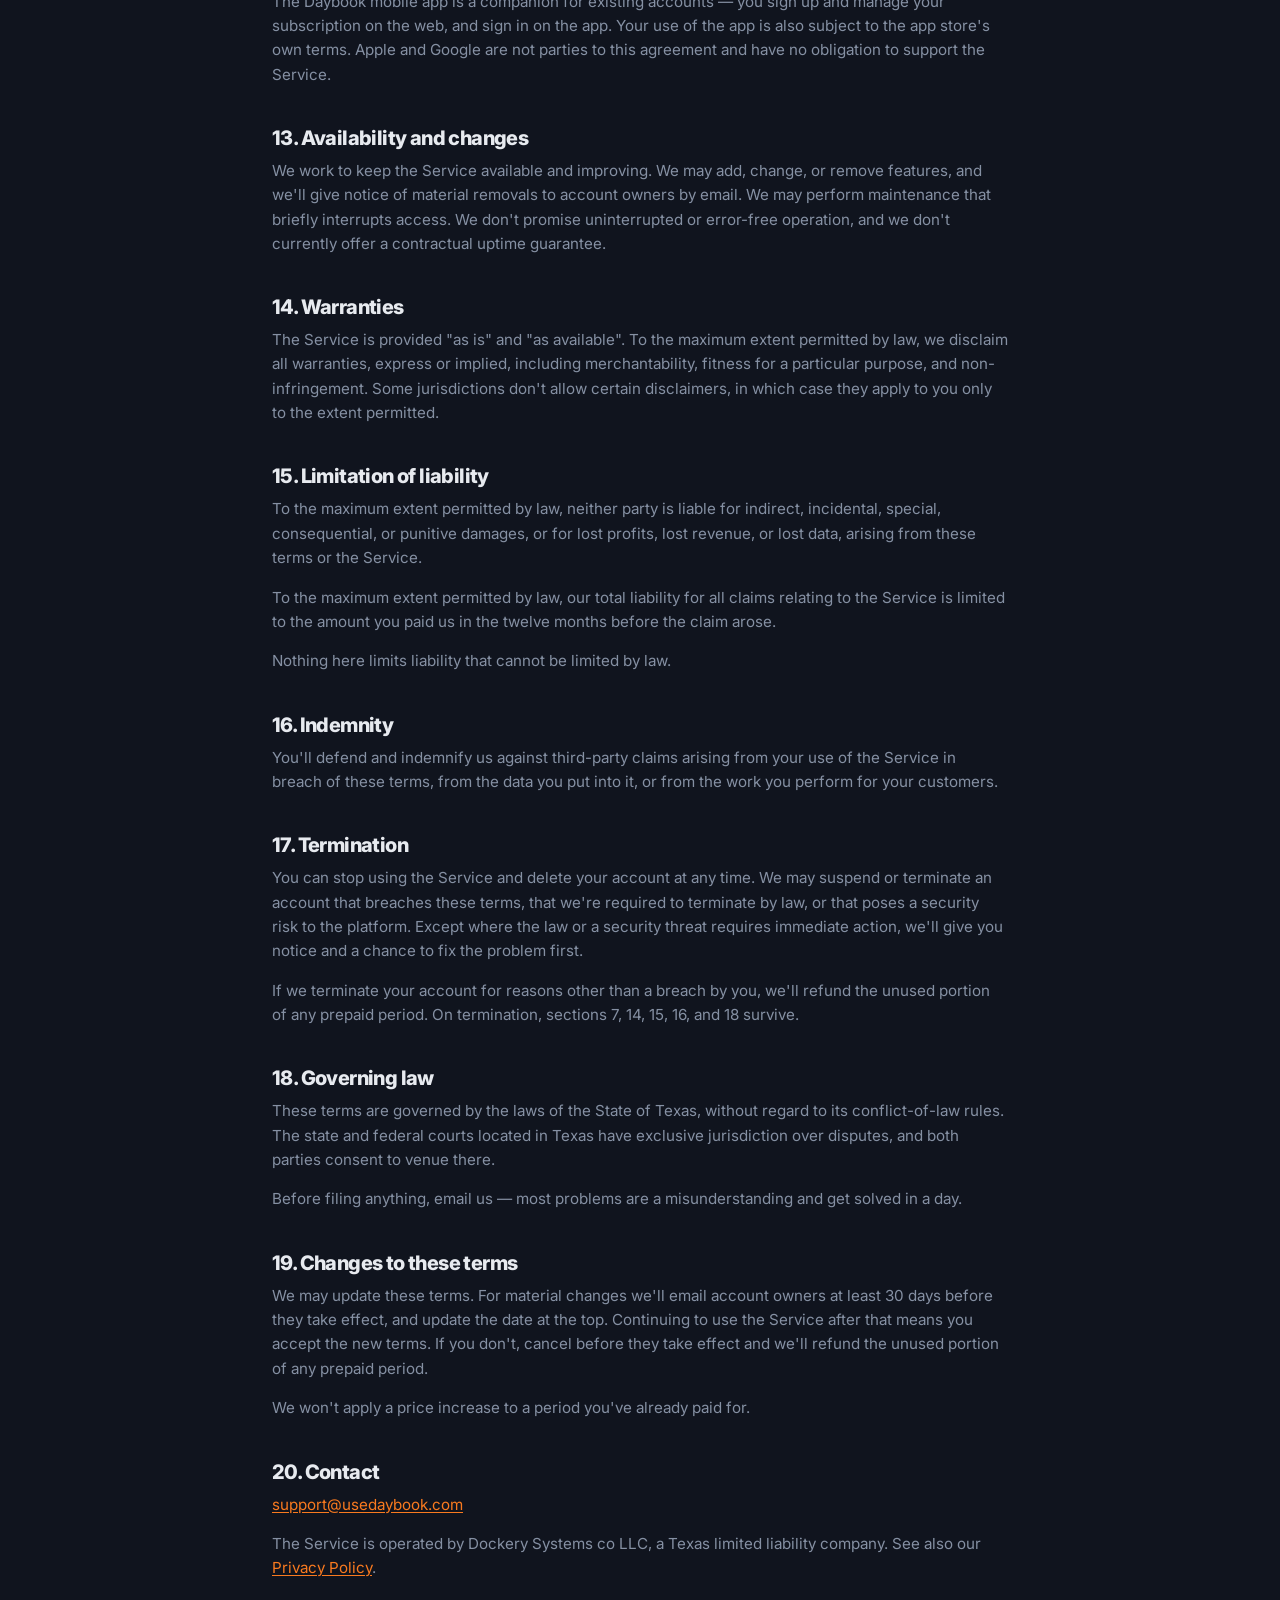
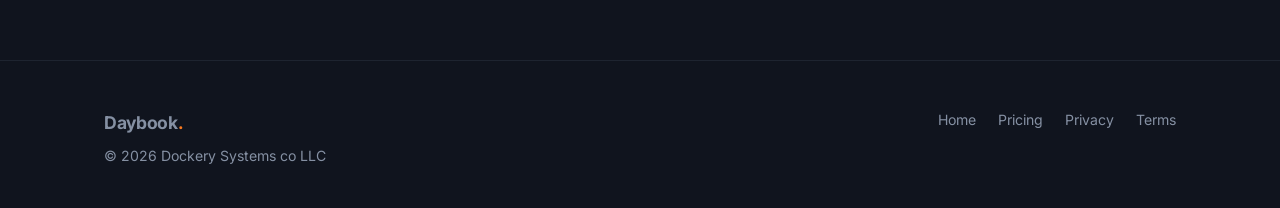
<file: terms/index.html>
<!doctype html>
<html lang="en">
<head>
  <meta charset="utf-8">
  <meta name="viewport" content="width=device-width, initial-scale=1">
  <title>Terms of Service — Daybook</title>
  <meta name="description" content="The agreement between you and Daybook: what you get, what it costs, when the bill can change, what happens if you stop paying, and how to leave with your data.">
  <link rel="canonical" href="https://usedaybook.com/terms/">
  <link rel="icon" type="image/svg+xml" href="/assets/favicon.svg">
  <link rel="icon" type="image/png" sizes="32x32" href="/assets/favicon-32.png">
  <link rel="icon" type="image/png" sizes="192x192" href="/assets/icon-192.png">
  <link rel="apple-touch-icon" href="/assets/apple-touch-icon.png">
  <meta name="theme-color" content="#10141e">
  <link rel="preconnect" href="https://fonts.googleapis.com">
  <link rel="preconnect" href="https://fonts.gstatic.com" crossorigin>
  <link href="https://fonts.googleapis.com/css2?family=Inter:wght@400;500;600;700;800&display=swap" rel="stylesheet">
  <link rel="stylesheet" href="/assets/styles.css">
  <meta property="og:title" content="Terms of Service — Daybook">
  <meta property="og:description" content="The agreement between you and Daybook: what you get, what it costs, when the bill can change, what happens if you stop paying, and how to leave with your data.">
  <meta property="og:type" content="website">
  <meta property="og:url" content="https://usedaybook.com/terms/">
  <meta property="og:site_name" content="Daybook">
  <meta property="og:image" content="https://usedaybook.com/assets/og-image.jpg">
  <meta property="og:image:type" content="image/jpeg">
  <meta property="og:image:width" content="1200">
  <meta property="og:image:height" content="630">
  <meta property="og:image:alt" content="Daybook: Run the whole job in one place. The Daybook dashboard on a phone, for HVAC, plumbing, electrical, and roofing crews.">
  <meta name="twitter:card" content="summary_large_image">
  <meta name="twitter:title" content="Terms of Service — Daybook">
  <meta name="twitter:description" content="The agreement between you and Daybook: what you get, what it costs, when the bill can change, what happens if you stop paying, and how to leave with your data.">
  <meta name="twitter:image" content="https://usedaybook.com/assets/og-image.jpg">
  <meta name="twitter:image:alt" content="Daybook: Run the whole job in one place. The Daybook dashboard on a phone, for HVAC, plumbing, electrical, and roofing crews.">
</head>
<body>

<header class="nav">
  <div class="container nav-inner">
    <a class="wordmark" href="/">Daybook<span class="dot">.</span></a>
    <nav aria-label="Main">
      <ul class="nav-links">
        <li><a href="/">Home</a></li>
        <li><a href="/pricing/">Pricing</a></li>
        <li><a href="/privacy/">Privacy</a></li>
      </ul>
    </nav>
    <div class="nav-cta">
      <a class="btn btn-ghost" href="https://app.usedaybook.com">Log in</a>
      <a class="btn btn-primary" href="https://app.usedaybook.com/register">Start free trial</a>
      <button class="nav-toggle" aria-expanded="false" aria-label="Open menu"><svg class="icon-menu" xmlns="http://www.w3.org/2000/svg" width="22" height="22" viewBox="0 0 24 24" fill="none" stroke="currentColor" stroke-width="1.75" stroke-linecap="round" stroke-linejoin="round" aria-hidden="true" focusable="false"><path d="M4 5h16"/><path d="M4 12h16"/><path d="M4 19h16"/></svg><svg class="icon-close" xmlns="http://www.w3.org/2000/svg" width="22" height="22" viewBox="0 0 24 24" fill="none" stroke="currentColor" stroke-width="1.75" stroke-linecap="round" stroke-linejoin="round" aria-hidden="true" focusable="false"><path d="M18 6 6 18"/><path d="m6 6 12 12"/></svg></button>
    </div>
  </div>
  <div class="mobile-menu">
    <a href="/">Home</a>
    <a href="/pricing/">Pricing</a>
    <a href="/privacy/">Privacy</a>
    <a href="https://app.usedaybook.com">Log in</a>
    <a class="btn btn-primary" href="https://app.usedaybook.com/register">Start free trial</a>
  </div>
</header>

<main class="container legal">

  <h1>Terms of Service</h1>
  <p class="muted legal-meta">Effective August 17, 2026 · Daybook is operated by Dockery Systems co LLC, a Texas limited liability company.</p>

  <div class="legal-summary">
    <h2>The short version</h2>
    <ul>
      <li><strong>Your bill never goes up on its own.</strong> Moving to a bigger plan requires an owner to confirm it after seeing the exact price. Nothing in the system can raise what you pay without that click.</li>
      <li>Every plan includes every feature. You're priced on how many people can log in, never on what they're allowed to do, and never per head.</li>
      <li>14-day free trial, no credit card. Cancel anytime; cancelling stops future billing.</li>
      <li>Your data is yours. Export all of it whenever you like — including after you stop paying.</li>
      <li>We take <strong>0%</strong> of the money your customers pay you. Stripe's own processing fee is the only cut, and it's Stripe's.</li>
    </ul>
  </div>

  <nav class="legal-toc" aria-label="On this page">
    <p class="muted">On this page</p>
    <ol>
      <li><a href="#service">1. The Service</a></li>
      <li><a href="#account">2. Your account and your people</a></li>
      <li><a href="#trial">3. Free trial</a></li>
      <li><a href="#pricing">4. Plans and billing</a></li>
      <li><a href="#bill-changes">5. When your bill changes</a></li>
      <li><a href="#lapse">6. Cancelling, and not paying</a></li>
      <li><a href="#your-data">7. Your data</a></li>
      <li><a href="#customer-payments">8. Payments from your customers</a></li>
      <li><a href="#estimates">9. Estimates and signatures</a></li>
      <li><a href="#acceptable-use">10. Acceptable use</a></li>
      <li><a href="#ai">11. AI features</a></li>
      <li><a href="#app">12. The mobile app</a></li>
      <li><a href="#availability">13. Availability and changes</a></li>
      <li><a href="#warranty">14. Warranties</a></li>
      <li><a href="#liability">15. Limitation of liability</a></li>
      <li><a href="#indemnity">16. Indemnity</a></li>
      <li><a href="#termination">17. Termination</a></li>
      <li><a href="#law">18. Governing law</a></li>
      <li><a href="#changes">19. Changes to these terms</a></li>
      <li><a href="#contact">20. Contact</a></li>
    </ol>
  </nav>

  <p>These terms are the agreement between you and Dockery Systems co LLC ("Daybook", "we", "us") covering your use of the Daybook website, web application, and mobile app (together, the "Service"). By creating an account or using the Service, you agree to them. If you're agreeing on behalf of a business, you're confirming you have authority to bind it.</p>

  <h2 id="service">1. The Service</h2>
  <p>Daybook is business software for residential contractors: clients and properties, leads, estimates, job scheduling, a field portal for technicians, time tracking, invoicing, payments, inventory, and related tools. It has two sides — an office side for owners and staff, and a technician side for field workers.</p>
  <p>Daybook is a tool you use to run your business. We don't perform contracting work, don't supervise your employees, and aren't a party to any agreement between you and your customers.</p>

  <h2 id="account">2. Your account and your people</h2>
  <p>You're responsible for your account credentials, for the people you invite, and for what they do in your account. Keep logins private. Two-factor authentication is available and recommended for owners and office staff.</p>
  <p>A <strong>seat</strong> is one person who can sign in to your account, counted once — office or field, owner or technician. Invitations that haven't been accepted don't count, and neither do people you've suspended or removed. Someone becomes a seat the moment their access goes live, and stops being one when you remove it.</p>
  <p>You may not share one login among several people to avoid seats. Beyond the billing question, shared logins break the record of who did what, which is the point of the audit trail.</p>

  <h2 id="trial">3. Free trial</h2>
  <p>New accounts get 14 days of full access, with no credit card required up front. Nothing is charged during the trial and nothing charges automatically at the end of it — if you don't subscribe, the account moves to read-only rather than billing you. See section 6 for exactly what read-only means.</p>

  <h2 id="pricing">4. Plans and billing</h2>
  <p>Daybook is priced by the size of your company, in bands:</p>
  <div class="legal-table-wrap">
    <table class="legal-table">
      <thead>
        <tr><th scope="col">Plan</th><th scope="col">Seats</th><th scope="col">Monthly</th><th scope="col">Annual</th></tr>
      </thead>
      <tbody>
        <tr><th scope="row">Solo</th><td>1–2</td><td>$49</td><td>$490</td></tr>
        <tr><th scope="row">Crew</th><td>3–10</td><td>$99</td><td>$990</td></tr>
        <tr><th scope="row">Shop</th><td>11–25</td><td>$149</td><td>$1,490</td></tr>
        <tr><th scope="row">Fleet</th><td>26+</td><td>$229</td><td>$2,290</td></tr>
      </tbody>
    </table>
  </div>
  <p>Annual is always ten times the monthly price, so paying yearly is two months free. The <a href="/pricing/">pricing page</a> is the canonical current price list; if it and this table ever disagree, the pricing page governs.</p>
  <p>Two commitments about how this works, which we consider part of the deal and not just a marketing position:</p>
  <ul>
    <li><strong>Every band includes every feature.</strong> A band is a price label. We don't gate functionality by plan, and there is no upsell inside the product for a capability another customer has.</li>
    <li><strong>Never per head.</strong> Adding a person inside your current band costs nothing. Your price only moves when your headcount crosses a band boundary.</li>
  </ul>
  <p>Subscriptions are billed in advance through Stripe on the interval you choose, and renew automatically until cancelled. Prices are exclusive of any sales tax we're required to collect.</p>

  <h2 id="bill-changes">5. When your bill changes</h2>
  <p>This section exists because surprise upcharges are the most common complaint about software in this category, and we've built the opposite behavior into the product rather than promising it in prose.</p>
  <h3>Going up — never automatic</h3>
  <p>When you try to add a person who would push you past your band's seat limit, Daybook <strong>blocks the invitation</strong> and tells you the exact price of the next band. An owner then confirms the upgrade. Only that confirmation changes your subscription. Our own background reconciliation, which keeps Stripe in step with your account, is deliberately not permitted to raise a bill under any circumstance — if it finds a mismatch that would cost you more, it leaves it alone and waits for a human.</p>
  <p>The practical consequence, stated plainly: you can hit a wall when hiring. We think a wall you can see is better than an invoice you can't.</p>
  <h3>Going down — automatic, at renewal</h3>
  <p>If your headcount falls into a cheaper band, the lower price takes effect from your next invoice, without you asking. There's no mid-cycle refund for the period already paid, and a downgrade never needs your confirmation, because it only ever lowers what you pay.</p>

  <h2 id="lapse">6. Cancelling, and not paying</h2>
  <p>You can cancel at any time from Settings. Cancelling stops future billing; it doesn't refund the current period, and you keep full access until that period ends.</p>
  <p>If the trial ends without a subscription, or a payment fails, access degrades in steps rather than switching off:</p>
  <ul>
    <li><strong>Full access</strong> — during the trial, while subscribed, and for the first 7 days after a failed payment, so a declined card doesn't stop your Tuesday.</li>
    <li><strong>Read-only</strong> — after an unsubscribed trial ends, and from day 8 to day 30 of a failed payment. You can still see everything, finish work already in flight by editing existing jobs, estimates, and invoices, and export all your data. You can't create new records or change settings.</li>
    <li><strong>Locked</strong> — after 30 days unpaid, or if the subscription is cancelled or terminated at Stripe. Billing and account pages stay reachable so you can pay and restore access.</li>
  </ul>
  <p>At no point in that ladder do we delete your business data for non-payment. Getting your data out is not gated behind being a paying customer.</p>

  <h2 id="your-data">7. Your data</h2>
  <p>The business data you put into Daybook belongs to you. We process it to provide the Service, as described in our <a href="/privacy/">Privacy Policy</a>. We don't sell it, don't use it to train models, and don't use it to build products for anyone else.</p>
  <p>You can export all of it as a single archive from Settings at any time, without asking us. An owner can delete the account and its data from Settings; deletion is scheduled with a 30-day window during which it can be reversed, then it's permanent.</p>
  <p>You're responsible for having the right to put the data you enter into Daybook — in particular your customers' information — and for handling it lawfully. Where Daybook holds information about your customers, you decide what goes in and how long it stays; see section 1 of the Privacy Policy.</p>

  <h2 id="customer-payments">8. Payments from your customers</h2>
  <p>When your customers pay an invoice by card, the charge is made through Stripe onto your own connected Stripe account. <strong>Daybook takes 0% of it</strong> — we add no platform fee and no per-transaction cut. Stripe's processing fee applies and is Stripe's own, under your agreement with them.</p>
  <p>Money moves between your customer, Stripe, and you. We are not a party to that transaction, don't hold your funds, and aren't responsible for chargebacks, disputes, payout timing, or Stripe's decisions about your account. Stripe's terms govern your Stripe account.</p>

  <h2 id="estimates">9. Estimates and signatures</h2>
  <p>Daybook can capture a customer's signature on an estimate in person, or an approval by email link. Either way the record binds to the <em>exact</em> scope and total the customer saw: the line items, the amount, and the consent wording are stored as an immutable snapshot at the moment of signing.</p>
  <p>Consequently, if you change the scope or the price of an approved estimate, the approval is automatically voided and the estimate returns to a revised state needing a fresh approval. Edits that don't touch scope or price — internal notes, for instance — leave the approval intact. This is deliberate and can't be switched off: an approval that survived a price change wouldn't be worth anything.</p>
  <p>The agreement recorded is between you and your customer. Daybook stores the evidence; we don't guarantee its legal sufficiency in your jurisdiction, and you should confirm that the consent wording meets your needs.</p>

  <h2 id="acceptable-use">10. Acceptable use</h2>
  <p>Don't use the Service to break the law, to send spam or messages the recipient didn't agree to receive, to infringe anyone's rights, to reverse-engineer or resell the Service, to probe or interfere with its security, or to attempt to reach another business's data. We may suspend accounts that do, and we'll tell you why.</p>
  <p>If you use the calling, texting, or review-request features, you're responsible for complying with the rules that govern them — including consent requirements for automated calls and texts.</p>

  <h2 id="ai">11. AI features</h2>
  <p>The in-app assistant, AI phone receptionist, and AI writing helpers are optional and off unless you turn them on. They generate content automatically and they can be wrong. Review AI-generated estimates, messages, prices, and summaries before relying on them or sending them to a customer — what goes out under your business's name is your responsibility.</p>
  <p>Daybook's measurement and takeoff tools, including property models, produce estimates of quantity for pricing purposes. They are not engineering calculations, and Daybook does not size equipment or perform load calculations. Professional judgment and any required licensed design remain yours.</p>

  <h2 id="app">12. The mobile app</h2>
  <p>The Daybook mobile app is a companion for existing accounts — you sign up and manage your subscription on the web, and sign in on the app. Your use of the app is also subject to the app store's own terms. Apple and Google are not parties to this agreement and have no obligation to support the Service.</p>

  <h2 id="availability">13. Availability and changes</h2>
  <p>We work to keep the Service available and improving. We may add, change, or remove features, and we'll give notice of material removals to account owners by email. We may perform maintenance that briefly interrupts access. We don't promise uninterrupted or error-free operation, and we don't currently offer a contractual uptime guarantee.</p>

  <h2 id="warranty">14. Warranties</h2>
  <p>The Service is provided "as is" and "as available". To the maximum extent permitted by law, we disclaim all warranties, express or implied, including merchantability, fitness for a particular purpose, and non-infringement. Some jurisdictions don't allow certain disclaimers, in which case they apply to you only to the extent permitted.</p>

  <h2 id="liability">15. Limitation of liability</h2>
  <p>To the maximum extent permitted by law, neither party is liable for indirect, incidental, special, consequential, or punitive damages, or for lost profits, lost revenue, or lost data, arising from these terms or the Service.</p>
  <p>To the maximum extent permitted by law, our total liability for all claims relating to the Service is limited to the amount you paid us in the twelve months before the claim arose.</p>
  <p>Nothing here limits liability that cannot be limited by law.</p>

  <h2 id="indemnity">16. Indemnity</h2>
  <p>You'll defend and indemnify us against third-party claims arising from your use of the Service in breach of these terms, from the data you put into it, or from the work you perform for your customers.</p>

  <h2 id="termination">17. Termination</h2>
  <p>You can stop using the Service and delete your account at any time. We may suspend or terminate an account that breaches these terms, that we're required to terminate by law, or that poses a security risk to the platform. Except where the law or a security threat requires immediate action, we'll give you notice and a chance to fix the problem first.</p>
  <p>If we terminate your account for reasons other than a breach by you, we'll refund the unused portion of any prepaid period. On termination, sections 7, 14, 15, 16, and 18 survive.</p>

  <h2 id="law">18. Governing law</h2>
  <p>These terms are governed by the laws of the State of Texas, without regard to its conflict-of-law rules. The state and federal courts located in Texas have exclusive jurisdiction over disputes, and both parties consent to venue there.</p>
  <p>Before filing anything, email us — most problems are a misunderstanding and get solved in a day.</p>

  <h2 id="changes">19. Changes to these terms</h2>
  <p>We may update these terms. For material changes we'll email account owners at least 30 days before they take effect, and update the date at the top. Continuing to use the Service after that means you accept the new terms. If you don't, cancel before they take effect and we'll refund the unused portion of any prepaid period.</p>
  <p>We won't apply a price increase to a period you've already paid for.</p>

  <h2 id="contact">20. Contact</h2>
  <p><a href="mailto:support@usedaybook.com">support@usedaybook.com</a></p>
  <p>The Service is operated by Dockery Systems co LLC, a Texas limited liability company. See also our <a href="/privacy/">Privacy Policy</a>.</p>
</main>

<footer class="footer">
  <div class="container footer-grid">
    <div>
      <a class="wordmark" href="/" style="font-size:1.1rem">Daybook<span class="dot">.</span></a>
      <p style="margin:8px 0 0">© 2026 Dockery Systems co LLC</p>
    </div>
    <div class="footer-links">
      <a href="/">Home</a>
      <a href="/pricing/">Pricing</a>
      <a href="/privacy/">Privacy</a>
      <a href="/terms/">Terms</a>
    </div>
  </div>
</footer>

<script src="/assets/site.js" defer></script>
</body>
</html>
</file>
<file: assets/styles.css>
/* ═══════════════════════════════════════════════════════════════════
   Daybook marketing site — design tokens mirrored from the product app.
   Dark matte navy, orange primary, Inter, soft geometry, fast motion.
   ═══════════════════════════════════════════════════════════════════ */

:root {
  /* Themed colors (HSL channels, from the app's dark theme) */
  --background: 222 30% 9%;
  --foreground: 218 20% 92%;
  --card: 222 26% 13%;
  --card-2: 222 24% 16%;
  --primary: 25 95% 55%;
  --primary-fg: 0 0% 100%;
  --muted-fg: 218 14% 58%;
  --border: 222 20% 22%;
  --status-active: 213 58% 52%;
  --status-complete: 152 45% 42%;
  --status-attention: 38 88% 55%;

  /* Constant geometry */
  --radius-card: 24px;
  --radius-button: 16px;
  --radius-input: 18px;

  /* Motion */
  --duration-fast: 150ms;
  --duration-base: 200ms;
  --duration-slow: 250ms;
  --ease-out: cubic-bezier(0.16, 1, 0.3, 1);

  --blur-glass: 12px;

  --shadow-1: 0 1px 3px hsl(222 40% 4% / 0.4);
  --shadow-2: 0 4px 12px hsl(222 40% 4% / 0.45);
  --shadow-3: 0 8px 24px hsl(222 40% 4% / 0.5);

  --max-w: 1120px;
}

*,
*::before,
*::after { box-sizing: border-box; }

html { scroll-behavior: smooth; }

/* In-page anchors land below the 68px sticky nav, not under it. */
[id] { scroll-margin-top: 84px; }

body {
  margin: 0;
  font-family: 'Inter', system-ui, -apple-system, sans-serif;
  background: hsl(var(--background));
  color: hsl(var(--foreground));
  line-height: 1.6;
  -webkit-font-smoothing: antialiased;
  text-rendering: optimizeLegibility;
}

img, svg { max-width: 100%; display: block; }

a { color: hsl(var(--primary)); text-decoration: none; }
a:hover { text-decoration: underline; }

h1, h2, h3, h4 {
  font-weight: 700;
  line-height: 1.15;
  margin: 0 0 0.5em;
  letter-spacing: -0.02em;
}

h1 { font-size: clamp(2.1rem, 5vw, 3.4rem); }
h2 { font-size: clamp(1.6rem, 3.5vw, 2.3rem); }
h3 { font-size: 1.25rem; }

p { margin: 0 0 1em; }

.muted { color: hsl(var(--muted-fg)); }

.container {
  max-width: var(--max-w);
  margin: 0 auto;
  padding: 0 24px;
}

/* Accessible focus */
:focus-visible {
  outline: 2px solid hsl(var(--primary));
  outline-offset: 3px;
  border-radius: 4px;
}

/* ── Buttons ─────────────────────────────────────────────────────── */
.btn {
  display: inline-block;
  padding: 14px 26px;
  border-radius: var(--radius-button);
  font-weight: 600;
  font-size: 1rem;
  border: 1px solid transparent;
  cursor: pointer;
  transition: transform var(--duration-fast) var(--ease-out),
              background-color var(--duration-base) var(--ease-out),
              border-color var(--duration-base) var(--ease-out),
              box-shadow var(--duration-base) var(--ease-out);
}
.btn:active { transform: scale(0.97); }
.btn:hover { text-decoration: none; }

.btn-primary {
  background: hsl(var(--primary));
  color: hsl(var(--primary-fg));
  box-shadow: 0 0 20px hsl(var(--primary) / 0.25);
}
.btn-primary:hover {
  background: hsl(25 95% 60%);
  box-shadow: 0 0 20px hsl(var(--primary) / 0.4);
}

.btn-ghost {
  background: transparent;
  color: hsl(var(--foreground));
  border-color: hsl(var(--border));
}
.btn-ghost:hover { border-color: hsl(var(--muted-fg)); }

.btn-lg { padding: 16px 32px; font-size: 1.06rem; }

/* App store badges: see the store-badges block at the end of this file. */

/* ── Sticky glass nav ────────────────────────────────────────────── */
.nav {
  position: sticky;
  top: 0;
  z-index: 50;
  background: hsl(var(--background) / 0.75);
  backdrop-filter: blur(var(--blur-glass));
  -webkit-backdrop-filter: blur(var(--blur-glass));
  border-bottom: 1px solid hsl(var(--border) / 0.6);
}
.nav-inner {
  display: flex;
  align-items: center;
  justify-content: space-between;
  gap: 24px;
  height: 68px;
}
.wordmark {
  font-size: 1.35rem;
  font-weight: 700;
  color: hsl(var(--foreground));
  letter-spacing: -0.02em;
}
.wordmark:hover { text-decoration: none; }
.wordmark .dot { color: hsl(var(--primary)); }

.nav-links {
  display: flex;
  align-items: center;
  gap: 28px;
  list-style: none;
  margin: 0;
  padding: 0;
}
.nav-links a {
  color: hsl(var(--muted-fg));
  font-weight: 500;
  font-size: 0.95rem;
  transition: color var(--duration-base) var(--ease-out);
}
.nav-links a:hover { color: hsl(var(--foreground)); text-decoration: none; }

.nav-cta { display: flex; align-items: center; gap: 12px; }
.nav-cta .btn { padding: 10px 20px; font-size: 0.95rem; white-space: nowrap; }

.nav-toggle {
  display: none;
  background: none;
  border: 1px solid hsl(var(--border));
  border-radius: 12px;
  color: hsl(var(--foreground));
  padding: 8px 10px;
  cursor: pointer;
}

/* Mobile drawer */
.mobile-menu {
  display: none;
  border-top: 1px solid hsl(var(--border) / 0.6);
  background: hsl(var(--card));
  padding: 16px 24px 24px;
}
.mobile-menu.open { display: block; }
.mobile-menu a {
  display: block;
  padding: 12px 0;
  color: hsl(var(--foreground));
  font-weight: 500;
  border-bottom: 1px solid hsl(var(--border) / 0.4);
}
.mobile-menu a:hover { text-decoration: none; color: hsl(var(--primary)); }
.mobile-menu .btn {
  margin-top: 16px; text-align: center; display: block;
  /* `.mobile-menu a` would otherwise override the button's colour, weight and add a rule under it */
  color: hsl(var(--primary-fg)); font-weight: 600; border-bottom: 1px solid transparent;
}
.mobile-menu .btn:hover { color: hsl(var(--primary-fg)); }

/* ── Hero ────────────────────────────────────────────────────────── */
.hero {
  /* Vertical only: the shorthand used to reset .container's side gutter to 0,
     so below 1120px the headline sat flush against the screen edge. */
  padding-top: 88px;
  padding-bottom: 72px;
  display: grid;
  grid-template-columns: 0.95fr 1.05fr;
  gap: 56px;
  align-items: center;
}
.hero .lede {
  font-size: 1.15rem;
  color: hsl(var(--muted-fg));
  max-width: 34rem;
}
.hero-ctas { display: flex; gap: 14px; flex-wrap: wrap; margin-top: 28px; }
.hero-note { margin-top: 14px; font-size: 0.88rem; color: hsl(var(--muted-fg)); }

/* ── Cards & sections ────────────────────────────────────────────── */
.card {
  background: hsl(var(--card));
  border: 1px solid hsl(var(--border) / 0.7);
  border-radius: var(--radius-card);
  padding: 28px;
  box-shadow: var(--shadow-1);
  transition: transform var(--duration-base) var(--ease-out),
              box-shadow var(--duration-base) var(--ease-out);
}
.card-lift:hover { transform: translateY(-2px); box-shadow: var(--shadow-2); }

.section { padding: 72px 0; }
.section-tight { padding: 48px 0; }
.section-head { max-width: 44rem; margin-bottom: 40px; }
.kicker {
  display: inline-block;
  font-size: 0.8rem;
  font-weight: 600;
  letter-spacing: 0.08em;
  text-transform: uppercase;
  color: hsl(var(--primary));
  margin-bottom: 10px;
}

/* Problem strip */
.grid-3 { display: grid; grid-template-columns: repeat(3, 1fr); gap: 20px; }
.grid-4 { display: grid; grid-template-columns: repeat(4, 1fr); gap: 20px; }

/* Feature rows */
.feature-row {
  display: grid;
  grid-template-columns: 1fr 1fr;
  gap: 56px;
  align-items: center;
  padding: 44px 0;
}
.feature-copy h3 { font-size: 1.5rem; }
.feature-copy ul { padding-left: 1.2em; color: hsl(var(--muted-fg)); margin: 0; }
.feature-copy li { margin-bottom: 6px; }

/* ── Stylized product mockups (pure CSS, generic data) ───────────── */
.mock {
  background: hsl(var(--card));
  border: 1px solid hsl(var(--border));
  border-radius: var(--radius-card);
  padding: 20px;
  box-shadow: var(--shadow-3);
  font-size: 0.82rem;
}
.mock-titlebar {
  display: flex; align-items: center; gap: 8px;
  margin-bottom: 16px;
}
.mock-titlebar .t { font-weight: 600; font-size: 0.95rem; }
.mock-chip {
  margin-left: auto;
  background: hsl(var(--primary) / 0.15);
  color: hsl(var(--primary));
  font-weight: 600;
  padding: 3px 10px;
  border-radius: 999px;
  font-size: 0.72rem;
}
.mock-row {
  display: flex; align-items: center; gap: 10px;
  background: hsl(var(--card-2));
  border: 1px solid hsl(var(--border) / 0.6);
  border-radius: var(--radius-input);
  padding: 12px 14px;
  margin-bottom: 10px;
}
.mock-row:last-child { margin-bottom: 0; }
.mock-row .grow { flex: 1; min-width: 0; }
.mock-row .name { font-weight: 600; color: hsl(var(--foreground)); }
.mock-row .sub { color: hsl(var(--muted-fg)); font-size: 0.75rem; }
.mock-row .amt { font-weight: 700; color: hsl(var(--foreground)); }
.pill {
  padding: 3px 10px;
  border-radius: 999px;
  font-size: 0.7rem;
  font-weight: 600;
  white-space: nowrap;
}
.pill-active    { background: hsl(var(--status-active) / 0.18);    color: hsl(var(--status-active)); }
.pill-complete  { background: hsl(var(--status-complete) / 0.18);  color: hsl(var(--status-complete)); }
.pill-attention { background: hsl(var(--status-attention) / 0.16); color: hsl(var(--status-attention)); }
.pill-primary   { background: hsl(var(--primary) / 0.16);          color: hsl(var(--primary)); }
.dot { width: 8px; height: 8px; border-radius: 50%; flex: none; }
.dot-active { background: hsl(var(--status-active)); }
.dot-complete { background: hsl(var(--status-complete)); }
.dot-attention { background: hsl(var(--status-attention)); }

.mock-offline {
  display: flex; align-items: center; gap: 8px;
  background: hsl(var(--status-attention) / 0.12);
  border: 1px solid hsl(var(--status-attention) / 0.3);
  color: hsl(var(--status-attention));
  border-radius: var(--radius-input);
  padding: 10px 14px;
  font-weight: 600;
  font-size: 0.78rem;
  margin-bottom: 12px;
}

/* Trades */
.trade-tile { text-align: center; padding: 32px 20px; }
.trade-tile .icon { font-size: 1.8rem; margin-bottom: 10px; }
.trade-tile h3 { margin-bottom: 4px; font-size: 1.05rem; }
.trade-tile p { font-size: 0.85rem; margin: 0; }

/* Steps */
.step-num {
  width: 40px; height: 40px;
  display: flex; align-items: center; justify-content: center;
  background: hsl(var(--primary) / 0.15);
  color: hsl(var(--primary));
  font-weight: 700;
  border-radius: 12px;
  margin-bottom: 14px;
}

/* Trust strip */
.trust {
  display: grid; grid-template-columns: repeat(3, 1fr); gap: 20px;
  background: hsl(var(--card));
  border: 1px solid hsl(var(--border) / 0.7);
  border-radius: var(--radius-card);
  padding: 32px;
}
.trust h3 { font-size: 1rem; margin-bottom: 6px; }
.trust p { font-size: 0.88rem; margin: 0; }

/* ── Pricing ─────────────────────────────────────────────────────── */
.price-card {
  max-width: 460px;
  margin: 0 auto;
  text-align: center;
  padding: 40px 36px;
  border: 1px solid hsl(var(--primary) / 0.4);
  box-shadow: 0 0 20px hsl(var(--primary) / 0.12);
}
.price-amount { font-size: 3rem; font-weight: 700; letter-spacing: -0.03em; }
.price-amount .per { font-size: 1rem; font-weight: 500; color: hsl(var(--muted-fg)); }
.price-card ul {
  list-style: none; padding: 0; margin: 24px 0;
  text-align: left;
}
.price-card li {
  padding: 9px 0 9px 30px;
  position: relative;
  color: hsl(var(--muted-fg));
  border-bottom: 1px solid hsl(var(--border) / 0.4);
}
.price-card li::before {
  content: "✓";
  position: absolute; left: 4px;
  color: hsl(var(--primary));
  font-weight: 700;
}

/* ── Size bands ──────────────────────────────────────────────────── */
.band {
  display: flex;
  flex-direction: column;
  padding: 26px 22px;
  position: relative;
}
.band-name {
  font-size: 0.78rem;
  font-weight: 700;
  letter-spacing: 0.09em;
  text-transform: uppercase;
  color: hsl(var(--primary));
}
.band-seats {
  font-size: 0.9rem;
  color: hsl(var(--muted-fg));
  margin-top: 2px;
}
.band-price {
  font-size: 2.1rem;
  font-weight: 700;
  letter-spacing: -0.03em;
  margin-top: 14px;
  line-height: 1.1;
}
.band-price .per {
  font-size: 0.9rem;
  font-weight: 500;
  color: hsl(var(--muted-fg));
}
.band-annual {
  font-size: 0.8rem;
  color: hsl(var(--muted-fg));
  margin-top: 6px;
}
.band.featured {
  border-color: hsl(var(--primary) / 0.5);
  box-shadow: 0 0 20px hsl(var(--primary) / 0.12);
}
.band-tag {
  position: absolute;
  top: -10px; left: 22px;
  background: hsl(var(--primary));
  color: hsl(var(--primary-fg));
  font-size: 0.65rem;
  font-weight: 700;
  letter-spacing: 0.07em;
  text-transform: uppercase;
  padding: 3px 9px;
  border-radius: 99px;
}
.band-note {
  text-align: center;
  margin: 26px auto 0;
  max-width: 40rem;
}

/* ── FAQ accordion ───────────────────────────────────────────────── */
.faq-item {
  border: 1px solid hsl(var(--border) / 0.7);
  border-radius: var(--radius-input);
  background: hsl(var(--card));
  margin-bottom: 12px;
  overflow: hidden;
}
.faq-q {
  width: 100%;
  display: flex; justify-content: space-between; align-items: center; gap: 16px;
  background: none; border: none;
  color: hsl(var(--foreground));
  font: inherit; font-weight: 600;
  text-align: left;
  padding: 18px 22px;
  cursor: pointer;
}
.faq-q .chev { transition: transform var(--duration-base) var(--ease-out); color: hsl(var(--muted-fg)); flex: none; }
.faq-item.open .chev { transform: rotate(180deg); }
.faq-a {
  display: none;
  padding: 0 22px 18px;
  color: hsl(var(--muted-fg));
}
.faq-item.open .faq-a { display: block; }

/* ── CTA band & footer ───────────────────────────────────────────── */
.cta-band {
  text-align: center;
  padding: 80px 24px;
  background: linear-gradient(180deg, hsl(var(--card)) 0%, hsl(var(--background)) 100%);
  border-top: 1px solid hsl(var(--border) / 0.5);
}

.footer {
  border-top: 1px solid hsl(var(--border) / 0.5);
  padding: 48px 0 40px;
  font-size: 0.88rem;
  color: hsl(var(--muted-fg));
}
.footer-grid {
  display: flex; justify-content: space-between; gap: 32px; flex-wrap: wrap;
}
.footer a { color: hsl(var(--muted-fg)); }
.footer a:hover { color: hsl(var(--foreground)); text-decoration: none; }
.footer-links { display: flex; gap: 22px; flex-wrap: wrap; }

/* ── Scroll entrance (JS adds .in via IntersectionObserver) ──────── */
/* Gated on html.js (set by an inline script in <head>): if site.js fails to load,
   content must stay visible rather than sit at opacity 0 forever. */
.js .reveal {
  opacity: 0;
  transform: translateY(14px);
  transition: opacity var(--duration-slow) var(--ease-out),
              transform var(--duration-slow) var(--ease-out);
}
.js .reveal.in { opacity: 1; transform: none; }
/* Stagger: cap at 8 children, +30ms each */
.stagger > *:nth-child(1) { transition-delay: 0ms; }
.stagger > *:nth-child(2) { transition-delay: 30ms; }
.stagger > *:nth-child(3) { transition-delay: 60ms; }
.stagger > *:nth-child(4) { transition-delay: 90ms; }
.stagger > *:nth-child(5) { transition-delay: 120ms; }
.stagger > *:nth-child(6) { transition-delay: 150ms; }
.stagger > *:nth-child(7) { transition-delay: 180ms; }
.stagger > *:nth-child(n+8) { transition-delay: 210ms; }

/* No-JS / reduced motion: never hide content */
@media (prefers-reduced-motion: reduce) {
  html { scroll-behavior: auto; }
  *, *::before, *::after {
    animation-duration: 0.01ms !important;
    transition-duration: 0.01ms !important;
  }
  .js .reveal { opacity: 1; transform: none; }
}

/* Legal pages */
.legal { max-width: 46rem; padding: 64px 0; }
.legal h1 { font-size: 2rem; }
.legal h2 { font-size: 1.25rem; margin-top: 2em; }
.legal p, .legal li { color: hsl(var(--muted-fg)); font-size: 0.95rem; }
.legal h3 { font-size: 1rem; margin-top: 1.6em; }
.legal a { text-decoration: underline; text-underline-offset: 2px; }
.legal-meta { font-size: 0.85rem; margin-bottom: 32px; }
.draft-banner {
  background: hsl(var(--status-attention) / 0.12);
  border: 1px solid hsl(var(--status-attention) / 0.35);
  color: hsl(var(--status-attention));
  border-radius: var(--radius-input);
  padding: 12px 18px;
  font-weight: 600;
  font-size: 0.88rem;
  margin-bottom: 32px;
}

/* Legal — short-version summary card */
.legal-summary {
  background: hsl(var(--card));
  border: 1px solid hsl(var(--border));
  border-radius: var(--radius-card);
  padding: 24px 28px;
  margin: 0 0 40px;
}
.legal-summary h2 { margin-top: 0; font-size: 1.05rem; }
.legal-summary ul { margin: 0; padding-left: 1.2em; }
.legal-summary li { margin-bottom: 6px; }
.legal-summary li:last-child { margin-bottom: 0; }

/* Legal — on-this-page index */
.legal-toc {
  border-top: 1px solid hsl(var(--border));
  border-bottom: 1px solid hsl(var(--border));
  padding: 20px 0;
  margin: 0 0 40px;
}
.legal-toc p { font-size: 0.72rem; letter-spacing: 0.08em; text-transform: uppercase; margin: 0 0 10px; }
.legal-toc ol {
  list-style: none;
  margin: 0; padding: 0;
  columns: 2; column-gap: 32px;
}
.legal-toc li { margin-bottom: 6px; break-inside: avoid; font-size: 0.9rem; }
.legal-toc a { color: hsl(var(--foreground)); text-decoration: none; }
.legal-toc a:hover { color: hsl(var(--primary)); }

/* Legal — provider table */
.legal-table-wrap { overflow-x: auto; margin: 0 0 1em; }
.legal-table {
  width: 100%; min-width: 30rem;
  border-collapse: collapse;
  font-size: 0.9rem;
}
.legal-table th, .legal-table td {
  text-align: left;
  padding: 10px 14px 10px 0;
  border-bottom: 1px solid hsl(var(--border) / 0.7);
  vertical-align: top;
  color: hsl(var(--muted-fg));
}
.legal-table th { color: hsl(var(--foreground)); font-weight: 600; white-space: nowrap; }
.legal-table tbody th { font-weight: 500; }

@media (max-width: 560px) {
  .legal { padding: 40px 0; }
  .legal-summary { padding: 20px; }
  .legal-toc ol { columns: 1; }
}

/* 404 */
.notfound {
  min-height: 60vh;
  display: flex; flex-direction: column;
  align-items: center; justify-content: center;
  text-align: center;
  padding: 48px 24px;
}
.notfound .code {
  font-size: 5rem; font-weight: 700;
  color: hsl(var(--primary));
  letter-spacing: -0.04em;
  line-height: 1;
}

/* ── Responsive: tablet 768 / phone 375 ──────────────────────────── */
@media (max-width: 900px) {
  .hero { grid-template-columns: 1fr; gap: 40px; padding-top: 56px; padding-bottom: 48px; }
  .feature-row { grid-template-columns: 1fr; gap: 28px; padding: 32px 0; }
  .grid-3, .trust { grid-template-columns: 1fr 1fr; }
  .grid-4 { grid-template-columns: 1fr 1fr; }
  .nav-links, .nav-cta .btn-ghost { display: none; }
  .nav-toggle { display: block; }
}

@media (max-width: 560px) {
  .grid-3, .grid-4, .trust { grid-template-columns: 1fr; }
  .section { padding: 52px 0; }
  .hero-ctas .btn { width: 100%; text-align: center; }
  .nav-cta .btn-primary { padding: 9px 14px; font-size: 0.85rem; }
}

/* ── hero-shots ──────────────── */
/* The hero's right column: the real product photo, framed. Height is tied to
   the viewport so headline, CTA and photo share the first screen on a laptop. */
.hero-shot {
  position: relative;
  isolation: isolate;
  margin: 0;
  justify-self: center;
  width: clamp(300px, calc((100vh - 240px) * 0.8), 440px);
  width: clamp(300px, calc((100svh - 240px) * 0.8), 440px);
  max-width: 100%;
}
/* Warm glow behind the phone. */
.hero-shot::before {
  content: "";
  position: absolute;
  inset: 8% 0 4%;
  z-index: -1;
  border-radius: 50%;
  background: radial-gradient(closest-side, hsl(var(--primary) / 0.32), hsl(var(--primary) / 0.1) 55%, transparent);
  filter: blur(36px);
  pointer-events: none;
}
.hero-shot img {
  display: block;
  width: 100%;
  height: auto;
  aspect-ratio: 1040 / 1300;
  object-fit: cover;
  object-position: 50% 0;
  border-radius: 28px;
  box-shadow:
    0 0 0 1px hsl(var(--primary) / 0.22),
    0 2px 6px hsl(222 40% 4% / 0.35),
    0 24px 48px -12px hsl(222 40% 4% / 0.65),
    0 48px 96px -24px hsl(222 40% 4% / 0.7);
}
/* Floating "glass" job card, echoing the photo's first row of Today. */
.hero-chip {
  position: absolute;
  left: -28px;
  bottom: 12px;
  display: flex;
  align-items: center;
  gap: 10px;
  max-width: calc(100% + 12px);
  padding: 11px 14px;
  border-radius: var(--radius-input);
  background: hsl(var(--card) / 0.72);
  border: 1px solid hsl(0 0% 100% / 0.1);
  -webkit-backdrop-filter: blur(var(--blur-glass)) saturate(140%);
  backdrop-filter: blur(var(--blur-glass)) saturate(140%);
  box-shadow: 0 16px 36px -8px hsl(222 40% 4% / 0.7), inset 0 1px 0 hsl(0 0% 100% / 0.06);
  font-size: 0.8rem;
  line-height: 1.35;
}
.hero-chip-dot {
  width: 8px; height: 8px; border-radius: 50%; flex: none;
  background: hsl(var(--status-active));
  box-shadow: 0 0 0 4px hsl(var(--status-active) / 0.2);
}
.hero-chip-text { display: flex; flex-direction: column; min-width: 0; }
.hero-chip-title { font-weight: 600; color: hsl(var(--foreground)); white-space: nowrap; overflow: hidden; text-overflow: ellipsis; }
.hero-chip-sub { color: hsl(var(--muted-fg)); font-size: 0.72rem; white-space: nowrap; }
.hero-chip .pill { flex: none; }

@media (max-width: 900px) {
  /* Stacked: crop the portrait to the dashboard's KPI cards so it doesn't push
     the rest of the page a full screen down. */
  .hero-shot { width: 400px; }
  .hero-shot img { aspect-ratio: 1040 / 1120; border-radius: 24px; }
  /* Straddle the bottom edge so the chip covers no dashboard numbers. */
  .hero-shot { margin-bottom: 22px; }
  .hero-chip { left: -20px; bottom: -22px; }
}
@media (max-width: 560px) {
  .hero-shot { width: min(360px, 100%); }
  /* Crop just below the "This month" card; the chip would only crowd here. */
  .hero-shot { margin-bottom: 0; }
  .hero-shot img { aspect-ratio: 1040 / 1060; border-radius: 22px; }
  .hero-shot::before { inset: 6% 0 0; filter: blur(28px); }
  .hero-chip { display: none; }
}

/* ── hero video ──────────────── */
/* The hero's right column: the 3-minute tour, poster framed like the product
   photo was, a play button, and a glass chip. Click opens the lightbox below;
   without JS the link opens the file itself. */
.hero-video {
  position: relative;
  isolation: isolate;
  margin: 0;
  justify-self: center;
  width: 100%;
  max-width: 600px;
}
.hero-video::before {
  content: "";
  position: absolute;
  inset: 10% 4% 2%;
  z-index: -1;
  border-radius: 50%;
  background: radial-gradient(closest-side, hsl(var(--primary) / 0.3), hsl(var(--primary) / 0.1) 55%, transparent);
  filter: blur(36px);
  pointer-events: none;
}
.hero-video-btn {
  position: relative;
  display: block;
  overflow: hidden;
  border-radius: 24px;
  aspect-ratio: 16 / 9;
  background: hsl(var(--card));
  box-shadow:
    0 0 0 1px hsl(var(--primary) / 0.22),
    0 2px 6px hsl(222 40% 4% / 0.35),
    0 24px 48px -12px hsl(222 40% 4% / 0.65),
    0 48px 96px -24px hsl(222 40% 4% / 0.7);
  transition: transform var(--duration-base) var(--ease-out), box-shadow var(--duration-base) var(--ease-out);
}
.hero-video-btn:hover,
.hero-video-btn:focus-visible {
  transform: translateY(-2px);
  box-shadow:
    0 0 0 1px hsl(var(--primary) / 0.4),
    0 2px 6px hsl(222 40% 4% / 0.35),
    0 28px 56px -12px hsl(222 40% 4% / 0.7),
    0 56px 110px -24px hsl(222 40% 4% / 0.75);
}
.hero-video-btn:focus-visible { outline: 2px solid hsl(var(--primary)); outline-offset: 4px; }
.hero-video-btn img {
  display: block;
  width: 100%;
  height: 100%;
  object-fit: cover;
  transition: transform 600ms var(--ease-out), filter var(--duration-base) var(--ease-out);
}
.hero-video-btn::after {
  /* a soft bottom shade so the chip reads on any frame */
  content: "";
  position: absolute;
  inset: 55% 0 0;
  background: linear-gradient(to bottom, transparent, hsl(222 40% 4% / 0.55));
  pointer-events: none;
}
.hero-video-btn:hover img { transform: scale(1.025); }
.hero-video-play {
  position: absolute;
  z-index: 1;
  left: 50%;
  top: 50%;
  width: 76px;
  height: 76px;
  margin: -38px 0 0 -38px;
  display: grid;
  place-items: center;
  border-radius: 50%;
  color: #fff;
  background: hsl(var(--primary));
  box-shadow: 0 0 0 10px hsl(var(--primary) / 0.22), 0 18px 40px -10px hsl(var(--primary) / 0.7);
  transition: transform var(--duration-base) var(--ease-out), box-shadow var(--duration-base) var(--ease-out);
}
.hero-video-play svg { margin-left: 4px; }
.hero-video-btn:hover .hero-video-play,
.hero-video-btn:focus-visible .hero-video-play {
  transform: scale(1.06);
  box-shadow: 0 0 0 14px hsl(var(--primary) / 0.26), 0 22px 48px -10px hsl(var(--primary) / 0.8);
}
.hero-video-chip {
  position: absolute;
  z-index: 1;
  left: 16px;
  bottom: 16px;
  display: flex;
  flex-direction: column;
  max-width: calc(100% - 32px);
  padding: 10px 14px;
  border-radius: var(--radius-input);
  background: hsl(var(--card) / 0.72);
  border: 1px solid hsl(0 0% 100% / 0.1);
  -webkit-backdrop-filter: blur(var(--blur-glass)) saturate(140%);
  backdrop-filter: blur(var(--blur-glass)) saturate(140%);
  box-shadow: 0 16px 36px -8px hsl(222 40% 4% / 0.7), inset 0 1px 0 hsl(0 0% 100% / 0.06);
  font-size: 0.8rem;
  line-height: 1.35;
  text-align: left;
}
.hero-video-chip-title { font-weight: 600; color: hsl(var(--foreground)); }
.hero-video-chip-sub { color: hsl(var(--muted-fg)); font-size: 0.72rem; }

/* The lightbox: the page darkens, the video takes the width it can. */
.video-modal {
  width: min(1200px, calc(100vw - 32px));
  max-width: none;
  max-height: none;
  padding: 0;
  border: 0;
  border-radius: 16px;
  background: hsl(222 40% 4%);
  box-shadow: 0 40px 120px -20px hsl(222 40% 4% / 0.9), 0 0 0 1px hsl(0 0% 100% / 0.08);
  overflow: visible;
}
.video-modal::backdrop { background: hsl(222 40% 4% / 0.82); -webkit-backdrop-filter: blur(6px); backdrop-filter: blur(6px); }
.video-modal video { display: block; width: 100%; aspect-ratio: 16 / 9; border-radius: 16px; background: #000; }
.video-modal-close {
  position: absolute;
  top: -14px;
  right: -14px;
  width: 40px;
  height: 40px;
  border-radius: 50%;
  border: 1px solid hsl(0 0% 100% / 0.14);
  background: hsl(var(--card));
  color: hsl(var(--foreground));
  font-size: 1.5rem;
  line-height: 1;
  cursor: pointer;
  box-shadow: 0 10px 30px -8px hsl(222 40% 4% / 0.8);
}
.video-modal-close:hover { background: hsl(var(--primary)); color: #fff; }
@media (max-width: 900px) {
  .hero-video { max-width: 560px; }
}
@media (max-width: 560px) {
  .hero-video-btn { border-radius: 18px; }
  .hero-video-play { width: 60px; height: 60px; margin: -30px 0 0 -30px; }
  .hero-video-play svg { width: 24px; height: 24px; }
  .hero-video-chip { left: 10px; bottom: 10px; padding: 8px 11px; }
  .hero-video-chip-sub { display: none; }
  .video-modal-close { top: -46px; right: 0; }
}

/* ── Built in America ──────────── */
/* A full-bleed band: the shop-and-flag photo behind a very large line of
   type. The photo is darkened from the left so the words carry, and from the
   bottom so the band seats onto the pricing section below it. */
.america {
  position: relative;
  isolation: isolate;
  overflow: hidden;
  padding: clamp(104px, 15vw, 200px) 0;
  background: hsl(222 40% 4%);
  border-top: 1px solid hsl(var(--border) / 0.5);
  border-bottom: 1px solid hsl(var(--border) / 0.5);
}
.america-bg,
.america-bg img {
  position: absolute;
  inset: 0;
  width: 100%;
  height: 100%;
  margin: 0;
  z-index: -2;
}
.america-bg img { object-fit: cover; object-position: 62% 50%; }
.america::before {
  content: "";
  position: absolute;
  inset: 0;
  z-index: -1;
  background:
    linear-gradient(to right, hsl(222 40% 4% / 0.92) 0%, hsl(222 40% 4% / 0.78) 38%, hsl(222 40% 4% / 0.35) 70%, hsl(222 40% 4% / 0.2) 100%),
    linear-gradient(to top, hsl(222 40% 4% / 0.9) 0%, transparent 32%),
    linear-gradient(to bottom, hsl(222 40% 4% / 0.55) 0%, transparent 28%);
}
.america-inner { max-width: 1100px; }
.america-eyebrow {
  display: inline-flex;
  align-items: center;
  gap: 10px;
  margin: 0 0 22px;
  padding: 8px 14px 8px 10px;
  border-radius: 999px;
  background: hsl(var(--card) / 0.85);
  border: 1px solid hsl(0 0% 100% / 0.12);
  font-size: 0.82rem;
  font-weight: 600;
  letter-spacing: 0.04em;
  text-transform: uppercase;
  color: hsl(var(--foreground));
}
.america-flag { flex: none; border-radius: 3px; box-shadow: 0 0 0 1px hsl(0 0% 100% / 0.15); }
.america-title {
  margin: 0;
  font-size: clamp(2.6rem, 7.2vw, 5.6rem);
  line-height: 1.02;
  letter-spacing: -0.025em;
  font-weight: 800;
  color: #fff;
  text-shadow: 0 2px 24px hsl(222 40% 4% / 0.6);
  max-width: 12ch;
}
.america-title .hl { color: hsl(var(--primary)); }
.america-sub {
  margin: 26px 0 0;
  max-width: 36rem;
  font-size: 1.12rem;
  line-height: 1.55;
  color: hsl(218 20% 84%);
}
@media (max-width: 700px) {
  .america { padding: 88px 0; }
  .america-title { max-width: none; }
  .america::before {
    background:
      linear-gradient(to right, hsl(222 40% 4% / 0.9) 0%, hsl(222 40% 4% / 0.72) 60%, hsl(222 40% 4% / 0.5) 100%),
      linear-gradient(to top, hsl(222 40% 4% / 0.9) 0%, transparent 32%);
  }
  .america-sub { font-size: 1.02rem; }
}

/* ── pricing ──────────────── */
/* Monthly / Annual toggle — hidden unless JS is running (site.js drives it). */
.billing-toggle-wrap { display: none; justify-content: center; margin: 0 0 30px; }
html.js .billing-toggle-wrap { display: flex; }
.billing-toggle {
  display: inline-flex;
  gap: 4px;
  padding: 4px;
  background: hsl(var(--card));
  border: 1px solid hsl(var(--border) / 0.8);
  border-radius: 99px;
  box-shadow: var(--shadow-1);
}
.billing-opt {
  display: inline-flex;
  align-items: center;
  gap: 8px;
  padding: 9px 18px;
  border: 0;
  border-radius: 99px;
  background: transparent;
  color: hsl(var(--muted-fg));
  font: inherit;
  font-size: 0.92rem;
  font-weight: 600;
  cursor: pointer;
  transition: background-color var(--duration-base) var(--ease-out),
              color var(--duration-base) var(--ease-out);
}
.billing-opt:hover { color: hsl(var(--foreground)); }
.billing-opt[aria-pressed="true"] {
  background: hsl(var(--card-2));
  color: hsl(var(--foreground));
  box-shadow: inset 0 0 0 1px hsl(var(--border)), var(--shadow-1);
}
.billing-opt:focus-visible { outline: 2px solid hsl(var(--primary)); outline-offset: 2px; }
.billing-badge {
  font-size: 0.66rem;
  font-weight: 700;
  letter-spacing: 0.05em;
  text-transform: uppercase;
  padding: 3px 8px;
  border-radius: 99px;
  background: hsl(var(--primary) / 0.16);
  color: hsl(var(--primary));
  white-space: nowrap;
}

/* Bands: equal height; the "included" line + CTA sit together at the bottom. */
.bands { align-items: stretch; }
.bands .band { height: 100%; }
.band-price .band-amt { font-variant-numeric: tabular-nums; }
.bands .band-annual { min-height: 1.3em; margin-bottom: 18px; }
.band-incl {
  display: flex;
  align-items: center;
  gap: 7px;
  margin: auto 0 20px;
  padding-top: 16px;
  border-top: 1px solid hsl(var(--border) / 0.7);
  font-size: 0.85rem;
  color: hsl(var(--foreground) / 0.85);
}
.band-incl::before {
  content: "";
  flex: none;
  width: 14px; height: 14px;
  border-radius: 50%;
  background: hsl(var(--status-complete) / 0.2)
    url("data:image/svg+xml,%3Csvg xmlns='http://www.w3.org/2000/svg' viewBox='0 0 24 24' fill='none' stroke='%2346b37d' stroke-width='3.5' stroke-linecap='round' stroke-linejoin='round'%3E%3Cpath d='M20 6 9 17l-5-5'/%3E%3C/svg%3E") center / 9px no-repeat;
}
.band-cta {
  width: 100%;
  text-align: center;
  padding: 12px 16px;
  font-size: 0.95rem;
}

@media (max-width: 430px) {
  .billing-opt { padding: 9px 14px; }
}

/* 404 — footer sits at the bottom of a short page. */
body.page-404 { min-height: 100vh; display: flex; flex-direction: column; }
body.page-404 main { flex: 1 0 auto; }
/* ── icons ──────────────── */
/* Inline Lucide line icons (stroke 1.75, currentColor) replacing emoji and text glyphs. */
.trade-tile .icon {
  width: 48px; height: 48px;
  margin: 0 auto 14px;
  display: flex; align-items: center; justify-content: center;
  font-size: 0;
  background: hsl(var(--primary) / 0.12);
  color: hsl(var(--primary));
  border: 1px solid hsl(var(--primary) / 0.18);
  border-radius: 14px;
}
.trade-tile .icon svg { width: 24px; height: 24px; display: block; }

.trust-icon {
  width: 40px; height: 40px;
  display: flex; align-items: center; justify-content: center;
  margin-bottom: 14px;
  background: hsl(var(--primary) / 0.12);
  color: hsl(var(--primary));
  border: 1px solid hsl(var(--primary) / 0.18);
  border-radius: 12px;
}
.trust-icon svg { width: 22px; height: 22px; display: block; }

.nav-toggle {
  min-width: 44px; min-height: 44px;
  padding: 0;
  align-items: center; justify-content: center;
  line-height: 0;
}
.nav-toggle svg { width: 22px; height: 22px; display: block; }
.nav-toggle .icon-close { display: none; }
.nav-toggle[aria-expanded="true"] .icon-menu { display: none; }
.nav-toggle[aria-expanded="true"] .icon-close { display: block; }
.nav-toggle:focus-visible { outline: 2px solid hsl(var(--primary)); outline-offset: 2px; }
@media (max-width: 900px) {
  .nav-toggle { display: inline-flex; }
}
/* The 44px tap target is wider than the old glyph button; tighten the phone nav's gaps so
   wordmark + trial button + toggle still fit at 375 without horizontal scroll. */
@media (max-width: 560px) {
  .nav-inner { gap: 16px; }
  .nav-cta { gap: 8px; }
}

.faq-q .chev { display: inline-flex; align-items: center; justify-content: center; line-height: 0; }
.faq-q .chev svg { width: 18px; height: 18px; display: block; }
@media (prefers-reduced-motion: reduce) {
  .faq-q .chev { transition: none; }
}

/* ── store-badges ──────────────── */
/* App Store / Google Play badges, drawn to the stores' badge proportions
   (Apple 3:1, Google ~3.4:1): black badge, hairline light border, brand
   glyph (simple-icons) + two-line wording. Applies to every .btn-store. */
.store-links {
  display: flex;
  flex-wrap: wrap;
  gap: 10px;
  margin-top: 20px;
}
.store-links.center { justify-content: center; }
.btn-store {
  --badge-h: 44px;
  display: inline-grid;
  grid-template-columns: auto auto;
  grid-template-rows: auto auto;
  align-content: center;
  align-items: center;
  column-gap: 6px;
  flex: 0 0 auto;
  height: var(--badge-h);
  padding: 0 12px 0 10px;
  border: 1px solid hsl(0 0% 65%);
  border-radius: calc(var(--badge-h) * 0.2);
  background: #000;
  color: #fff;
  line-height: 1;
  white-space: nowrap;
  text-decoration: none;
  transition: transform var(--duration-fast) var(--ease-out),
              border-color var(--duration-base) var(--ease-out),
              box-shadow var(--duration-base) var(--ease-out);
}
.btn-store-apple  { min-width: calc(var(--badge-h) * 3); }
.btn-store-google { min-width: calc(var(--badge-h) * 3.375); }
.btn-store:hover {
  text-decoration: none;
  border-color: #fff;
  box-shadow: 0 6px 18px hsl(0 0% 0% / 0.35);
}
.btn-store:active { transform: scale(0.97); }
/* Hero CTA stack: one primary, a text link, then the badges at natural size. */
.hero-ctas {
  display: flex;
  flex-wrap: wrap;
  align-items: center;
  gap: 12px 26px;
  margin-top: 30px;
}
.hero-link {
  display: inline-flex;
  align-items: center;
  gap: 6px;
  padding: 10px 2px;
  font-weight: 600;
  color: hsl(var(--foreground));
}
.hero-link span { color: hsl(var(--primary)); transition: transform var(--duration-base) var(--ease-out); }
.hero-link:hover { text-decoration: none; color: #fff; }
.hero-link:hover span { transform: translateX(3px); }
.hero-note { margin-top: 12px; }
.hero-stores { margin-top: 26px; flex-wrap: nowrap; }
@media (prefers-reduced-motion: reduce) {
  .hero-link span, .btn-store { transition: none; }
  .hero-link:hover span { transform: none; }
  .btn-store:active { transform: none; }
}
@media (max-width: 560px) {
  /* Undo the shared phone rule that stretched every hero button full width. */
  .hero-ctas .btn { width: auto; }
  .hero-ctas { gap: 4px 22px; }
}
@media (max-width: 359px) {
  .btn-store { --badge-h: 40px; padding: 0 9px 0 8px; column-gap: 5px; }
  .store-links { gap: 8px; }
}
/* The CTA band pads twice (band + container), so step its badges down on
   phones to keep the pair on one row; below ~360px they stack, centred. */
@media (max-width: 430px) {
  .cta-band .btn-store { --badge-h: 40px; padding: 0 8px 0 7px; column-gap: 5px; }
  .cta-band .store-links { gap: 8px; }
}

/* ── rhythm ──────────────────────────────────────────────────────── */
/* Display type: heavier, tighter, balanced. Overrides the base h1/h2 above. */
h1, h2 { font-weight: 800; text-wrap: balance; }
h1 {
  font-size: clamp(2.5rem, 6vw, 4.25rem);
  line-height: 1.04;
  letter-spacing: -0.035em;
}
h2 {
  font-size: clamp(1.75rem, 3.6vw, 2.6rem);
  line-height: 1.1;
  letter-spacing: -0.03em;
}
.section-head p, .hero .lede { text-wrap: pretty; }
.section-head .muted { font-size: 1.06rem; }

/* One highlighted phrase per headline. Solid orange first, gradient where supported. */
.hl { color: hsl(var(--primary)); }
@supports ((-webkit-background-clip: text) or (background-clip: text)) {
  .hl {
    background: linear-gradient(100deg, hsl(22 95% 56%) 0%, hsl(32 96% 62%) 100%);
    -webkit-background-clip: text;
    background-clip: text;
    color: transparent;
  }
}

/* Nothing full-bleed may widen the page: clip (not hidden — no scroll container,
   so sticky/anchors keep working) at <main>. */
main { overflow-x: clip; }

/* Hero glow: full-bleed layer behind the hero, faded out at the bottom. */
.hero { position: relative; isolation: isolate; }
.hero > * { min-width: 0; }
.hero .lede { font-size: clamp(1.08rem, 1.4vw, 1.22rem); margin-top: 22px; }
.hero::before {
  content: "";
  position: absolute;
  z-index: -1;
  top: -68px;                       /* reach up under the glass nav */
  bottom: 0;
  left: calc(50% - 50vw);
  right: calc(50% - 50vw);
  pointer-events: none;
  background:
    radial-gradient(ellipse 42% 58% at 74% 38%, hsl(var(--primary) / 0.12), transparent 70%),
    radial-gradient(ellipse 30% 40% at 12% 8%, hsl(var(--primary) / 0.07), transparent 70%),
    linear-gradient(hsl(var(--foreground) / 0.028) 1px, transparent 1px) 0 0 / 56px 56px,
    linear-gradient(90deg, hsl(var(--foreground) / 0.028) 1px, transparent 1px) 0 0 / 56px 56px;
  -webkit-mask-image: linear-gradient(180deg, #000 55%, transparent 100%);
  mask-image: linear-gradient(180deg, #000 55%, transparent 100%);
}

/* Chapters: every section gets full, even padding; alternate ones sit on a
   slightly lifted surface with hairlines so the page reads in distinct parts. */
.section.chapter,
.section-tight.chapter { padding: clamp(72px, 9vw, 112px) 0; }
.chapter-alt {
  background: linear-gradient(180deg, hsl(222 27% 11.5%) 0%, hsl(222 28% 10.5%) 100%);
  border-top: 1px solid hsl(var(--border) / 0.55);
  border-bottom: 1px solid hsl(var(--border) / 0.55);
}
.section-tight.chapter.problem { padding: clamp(56px, 6vw, 80px) 0; }

/* Problem strip: a pain point per card, marked with a short muted-red rule. */
.problem .card {
  position: relative;
  background: linear-gradient(180deg, hsl(var(--card)) 0%, hsl(222 26% 12%) 100%);
}
.problem .card::before {
  content: "";
  display: block;
  width: 32px; height: 3px;
  border-radius: 3px;
  background: hsl(8 70% 58% / 0.8);
  margin-bottom: 18px;
}
.problem .card h3 { font-size: 1.15rem; letter-spacing: -0.015em; }

/* How it works: larger numerals, a hairline joining the steps on wide screens. */
.how .grid-3 { position: relative; }
.how .card {
  position: relative;
  background: linear-gradient(180deg, hsl(var(--card-2)) 0%, hsl(var(--card)) 100%);
  border-color: hsl(var(--border));
}
.how .step-num {
  width: 48px; height: 48px;
  font-size: 1.15rem;
  font-weight: 800;
  border-radius: 14px;
  background: hsl(var(--primary) / 0.14);
  box-shadow: inset 0 0 0 1px hsl(var(--primary) / 0.35), 0 0 24px hsl(var(--primary) / 0.12);
  margin-bottom: 18px;
}
@media (min-width: 901px) {
  .how .grid-3::before {
    content: "";
    position: absolute;
    top: 52px;                      /* card padding 28 + half the 48px numeral */
    left: 12%; right: 12%;
    height: 1px;
    background: linear-gradient(90deg, transparent, hsl(var(--primary) / 0.35), transparent);
    z-index: 0;
  }
  .how .card { z-index: 1; }
}

/* Final CTA: a stronger closing band with its own glow. */
.cta-band {
  position: relative;
  isolation: isolate;
  overflow: hidden;
  padding: clamp(88px, 11vw, 136px) 24px;
  background: hsl(222 28% 10.5%);
  border-top: 1px solid hsl(var(--border) / 0.55);
}
.cta-band::before {
  content: "";
  position: absolute;
  inset: 0;
  z-index: -1;
  pointer-events: none;
  background:
    radial-gradient(ellipse 50% 70% at 50% 0%, hsl(var(--primary) / 0.12), transparent 70%),
    radial-gradient(ellipse 70% 60% at 50% 110%, hsl(var(--primary) / 0.05), transparent 70%);
}
/* The alternating section above already draws the hairline. */
.chapter-alt + .cta-band { border-top: 0; }
.cta-band h2 { font-size: clamp(2.1rem, 5vw, 3.4rem); margin-bottom: 0.4em; }
.cta-band .muted { font-size: 1.08rem; }

/* Pricing page top section: same headline treatment and glow. */
.page-hero { position: relative; isolation: isolate; overflow: clip; }
.page-hero::before {
  content: "";
  position: absolute;
  inset: 0 0 auto 0;
  height: 520px;
  z-index: -1;
  pointer-events: none;
  background: radial-gradient(ellipse 45% 70% at 50% 0%, hsl(var(--primary) / 0.12), transparent 70%);
}
.page-hero h1 { font-size: clamp(2.25rem, 5vw, 3.5rem); }

@media (max-width: 560px) {
  .section.chapter,
  .section-tight.chapter { padding: 64px 0; }
  .section-tight.chapter.problem { padding: 48px 0; }
  h1 { letter-spacing: -0.03em; }
}

/* ── features ──────────────── */
/* Bento grid: 1 column on phones, 2 on tablets, 3 at ≥1024 where the two photo
   tiles and the AI tile span two columns (rows: 2+1, 1+2, 1+2). */
.bento {
  display: grid;
  grid-template-columns: 1fr;
  gap: 16px;
}
.bento-tile {
  position: relative;
  display: flex;
  flex-direction: column;
  min-width: 0;
  padding: 24px;
  background: hsl(var(--card));
  border: 1px solid hsl(var(--border) / 0.7);
  border-radius: var(--radius-card);
  box-shadow: var(--shadow-1);
  overflow: hidden;
  transition: transform var(--duration-base) var(--ease-out),
              border-color var(--duration-base) var(--ease-out),
              box-shadow var(--duration-base) var(--ease-out);
}
/* A faint top sheen so tiles read as lit surfaces, not flat boxes. */
.bento-tile::before {
  content: "";
  position: absolute; inset: 0;
  border-radius: inherit;
  background: linear-gradient(180deg, hsl(var(--foreground) / 0.035), transparent 40%);
  pointer-events: none;
}
.bento-tile:hover {
  transform: translateY(-2px);
  border-color: hsl(var(--primary) / 0.35);
  box-shadow: var(--shadow-2);
}
.bento-tile h3 { font-size: 1.2rem; line-height: 1.3; margin: 0 0 8px; text-wrap: balance; }
.bento-tile p { margin: 0; color: hsl(var(--muted-fg)); font-size: 0.95rem; }
.bento-tag {
  display: inline-block;
  align-self: flex-start;
  margin-bottom: 10px;
  font-size: 0.72rem;
  font-weight: 600;
  letter-spacing: 0.08em;
  text-transform: uppercase;
  color: hsl(var(--primary));
}
.bento-list {
  list-style: none;
  margin: 14px 0 0; padding: 0;
  display: grid; gap: 7px;
  font-size: 0.92rem;
  color: hsl(var(--foreground) / 0.88);
}
.bento-list li { position: relative; padding-left: 22px; }
.bento-list li::before {
  content: "";
  position: absolute; left: 2px; top: 0.5em;
  width: 11px; height: 6px;
  border-left: 2px solid hsl(var(--primary));
  border-bottom: 2px solid hsl(var(--primary));
  transform: rotate(-45deg);
}
.bento-chips {
  list-style: none;
  margin: 16px 0 0; padding: 0;
  display: flex; flex-wrap: wrap; gap: 8px;
}
.bento-chips li {
  padding: 5px 12px;
  font-size: 0.8rem;
  font-weight: 500;
  color: hsl(var(--foreground) / 0.9);
  background: hsl(var(--card-2));
  border: 1px solid hsl(var(--border) / 0.8);
  border-radius: 999px;
}
/* Compact mock inside a tile: sits at the bottom, no second card frame. */
.bento-mock { margin-top: auto; padding-top: 18px; }
.bento-mock .mock-titlebar {
  display: flex; align-items: center; justify-content: space-between; gap: 8px;
  margin-bottom: 10px;
}
.bento-mock .mock-row { padding: 10px 12px; margin-bottom: 8px; gap: 10px; }
.bento-mock .mock-row:last-child { margin-bottom: 0; }
.bento-mock .mock-row .name { font-size: 0.88rem; }
.bento-mock .nowrap { white-space: nowrap; }

/* Photo tiles: landscape crop of the portrait shots. */
.bento-hero { padding: 0; }
.bento-media { margin: 0; aspect-ratio: 16 / 10; overflow: hidden; background: hsl(var(--card-2)); }
.bento-media img {
  width: 100%; height: 100%;
  object-fit: cover;
  transition: transform var(--duration-slow) var(--ease-out);
}
.bento-media img.pos-estimate { object-position: 18% 52%; }
.bento-media img.pos-tech { object-position: 50% 30%; }
.bento-hero:hover .bento-media img { transform: scale(1.02); }
.bento-hero .bento-copy { padding: 22px 24px 24px; }

/* Phones: the single column is the long axis, so tighten it — shorter photo
   crop, no redundant tag above each heading, and the invoice mock drops out
   (its copy already carries every claim). */
@media (max-width: 639px) {
  .bento { gap: 12px; }
  .bento-tile { padding: 20px; }
  .bento-hero { padding: 0; }
  .bento-hero .bento-copy { padding: 18px 20px 20px; }
  .bento-media { aspect-ratio: 16 / 9; }
  .bento-media img.pos-tech { object-position: 50% 16%; }
  .bento-tag { display: none; }
  .bento-mock.hide-phone { display: none; }
}

@media (min-width: 640px) {
  .bento { grid-template-columns: repeat(2, 1fr); }
  .bento-hero {
    grid-column: span 2;
    display: grid;
    grid-template-columns: 1fr 1fr;
    align-items: stretch;
  }
  .bento-media { aspect-ratio: auto; min-height: 300px; }
  .bento-hero .bento-copy { padding: 28px; align-self: center; }
}

@media (min-width: 1024px) {
  .bento { grid-template-columns: repeat(3, 1fr); gap: 20px; }
  .bento-tile { padding: 26px; }
  .bento-hero { padding: 0; grid-template-columns: 5fr 6fr; }
  .bento-media { min-height: 340px; }
  .bento-hero .bento-copy { padding: 28px 30px; }
  .bento-hero h3, .bento-wide h3 { font-size: 1.4rem; }
  .bento-wide {
    grid-column: span 2;
    display: grid;
    grid-template-columns: 1fr 1fr;
    gap: 28px;
    align-items: center;
  }
  .bento-wide .bento-mock { margin-top: 0; padding-top: 0; }
  .bento-wide {
    background:
      radial-gradient(120% 90% at 100% 50%, hsl(var(--primary) / 0.07), transparent 60%),
      hsl(var(--card));
  }
}

@media (prefers-reduced-motion: reduce) {
  .bento-tile:hover, .bento-hero:hover .bento-media img { transform: none; }
}

/* ── integration ──────────────── */
/* Phone nav: the desktop <nav> is empty below 900px (its links are hidden) but still
   took a flex gap; and at 320px wordmark + trial button + menu button do not fit.
   The trial CTA stays reachable in the menu and as the hero's primary button. */
@media (max-width: 900px) {
  .nav-inner > nav { display: none; }
}
@media (max-width: 359px) {
  .nav-cta .btn-primary { display: none; }
}
/* Hero chip: straddle the photo's bottom edge at every width (it used to sit on
   top of the photo's own first job row on desktop, which read as a doubled line),
   in the "paid" colour to match its content. */
.hero-shot { margin-bottom: 22px; }
.hero-chip { bottom: -22px; }
.hero-chip-dot { background: hsl(var(--status-complete)); box-shadow: 0 0 0 4px hsl(var(--status-complete) / 0.2); }
@media (max-width: 560px) { .hero-shot { margin-bottom: 0; } }

/* ── official store badges ──────────────── */
/* Official store artwork, self-hosted and unmodified:
   - assets/badges/app-store.svg — Apple's "Download on the App Store" (from
     developer.apple.com, Download_on_the_App_Store_Badge_US-UK_RGB_blk).
   - assets/badges/google-play.png — Google's "Get it on Google Play" (from
     play.google.com/intl/en_us/badges), with only its transparent margin cropped.
   Each carries its own black fill, grey hairline and corners, so the link drops the
   hand-built badge chrome and only sizes it; both share one height. Do not recolour
   or redraw them. */
.btn-store.btn-store-official {
  display: inline-block;
  height: var(--badge-h);
  min-width: 0;
  padding: 0;
  border: 0;
  background: none;
  line-height: 0;
}
.btn-store.btn-store-official img { height: 100%; width: auto; display: block; }
.btn-store.btn-store-official:hover { box-shadow: 0 6px 18px hsl(0 0% 0% / 0.35); }
</file>
